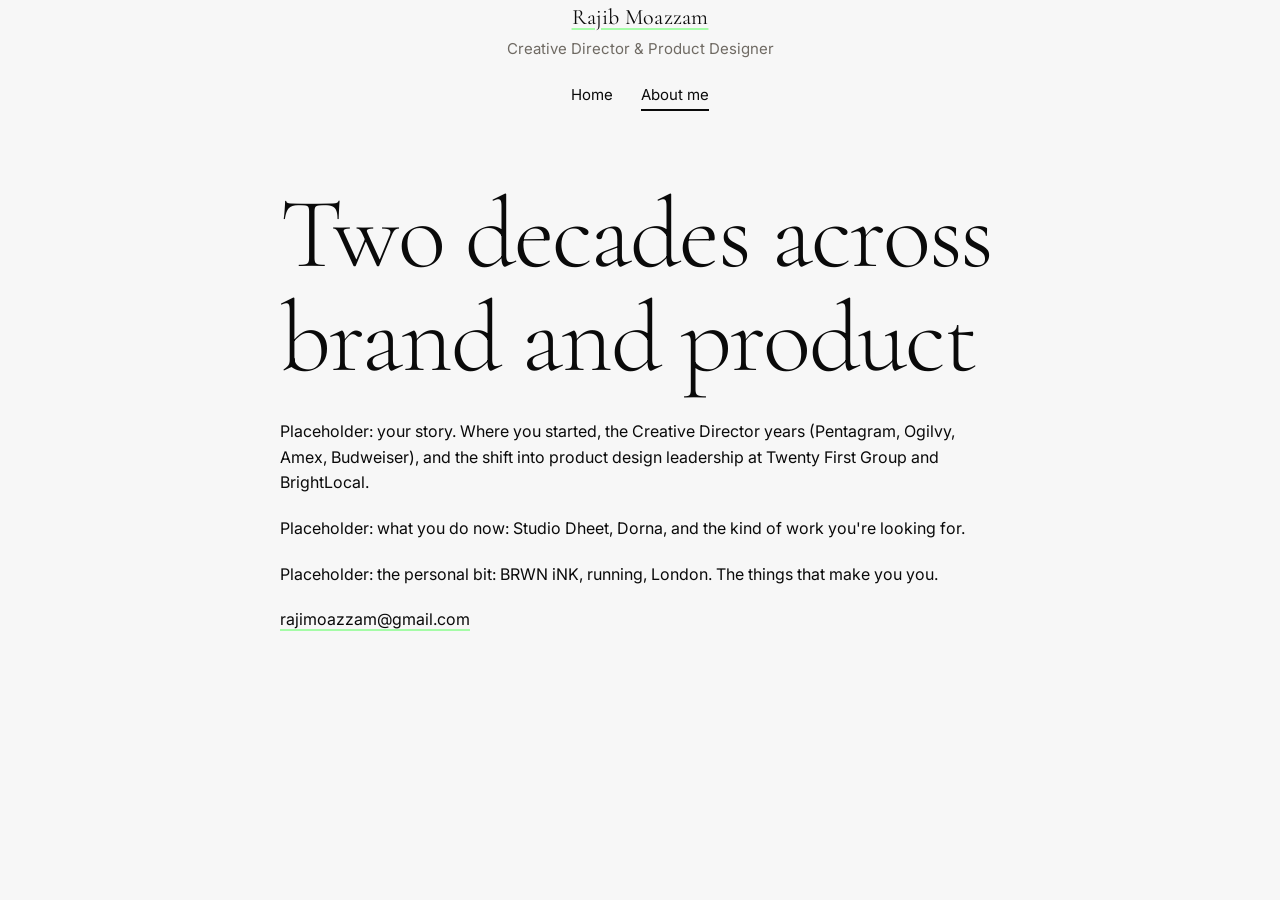
<file: about.html>
<!DOCTYPE html>
<html lang="en">
<head>
  <meta charset="UTF-8">
  <meta name="viewport" content="width=device-width, initial-scale=1.0">
  <title>About | Rajib Moazzam</title>
  <meta name="description" content="About Rajib Moazzam, Creative Director and product designer based in London.">
  <link rel="preconnect" href="https://fonts.googleapis.com">
  <link rel="preconnect" href="https://fonts.gstatic.com" crossorigin>
  <link href="https://fonts.googleapis.com/css2?family=Cormorant+Garamond:ital,wght@0,300;0,400;0,500;1,300;1,400&family=Inter:wght@400;500;600&display=swap" rel="stylesheet">
  <link rel="stylesheet" href="styles.css">
  <link rel="stylesheet" href="home.css">
</head>
<body>

  <header class="wrap">
    <div class="identity">
      <a class="name" href="index.html">Rajib Moazzam</a>
      <span class="role">Creative Director &amp; Product Designer</span>
    </div>
    <nav>
      <a href="index.html">Home</a>
      <a href="about.html" aria-current="page">About me</a>
    </nav>
  </header>

  <main>
    <section class="about wrap">
      <h1>Two decades across <em>brand and product</em></h1>
      <p>Placeholder: your story. Where you started, the Creative Director years (Pentagram, Ogilvy, Amex, Budweiser), and the shift into product design leadership at Twenty First Group and BrightLocal.</p>
      <p>Placeholder: what you do now: Studio Dheet, Dorna, and the kind of work you're looking for.</p>
      <p>Placeholder: the personal bit: BRWN iNK, running, London. The things that make you you.</p>
      <p class="email"><a href="mailto:rajimoazzam@gmail.com">rajimoazzam@gmail.com</a></p>
    </section>
  </main>

  <script>
    var burger = document.getElementById('navBurger');
    var links = document.getElementById('navLinks');
    burger.addEventListener('click', function () {
      var open = links.classList.toggle('open');
      burger.setAttribute('aria-expanded', open);
    });
    links.querySelectorAll('a').forEach(function (a) {
      a.addEventListener('click', function () { links.classList.remove('open'); });
    });
  </script>
</body>
</html>
</file>
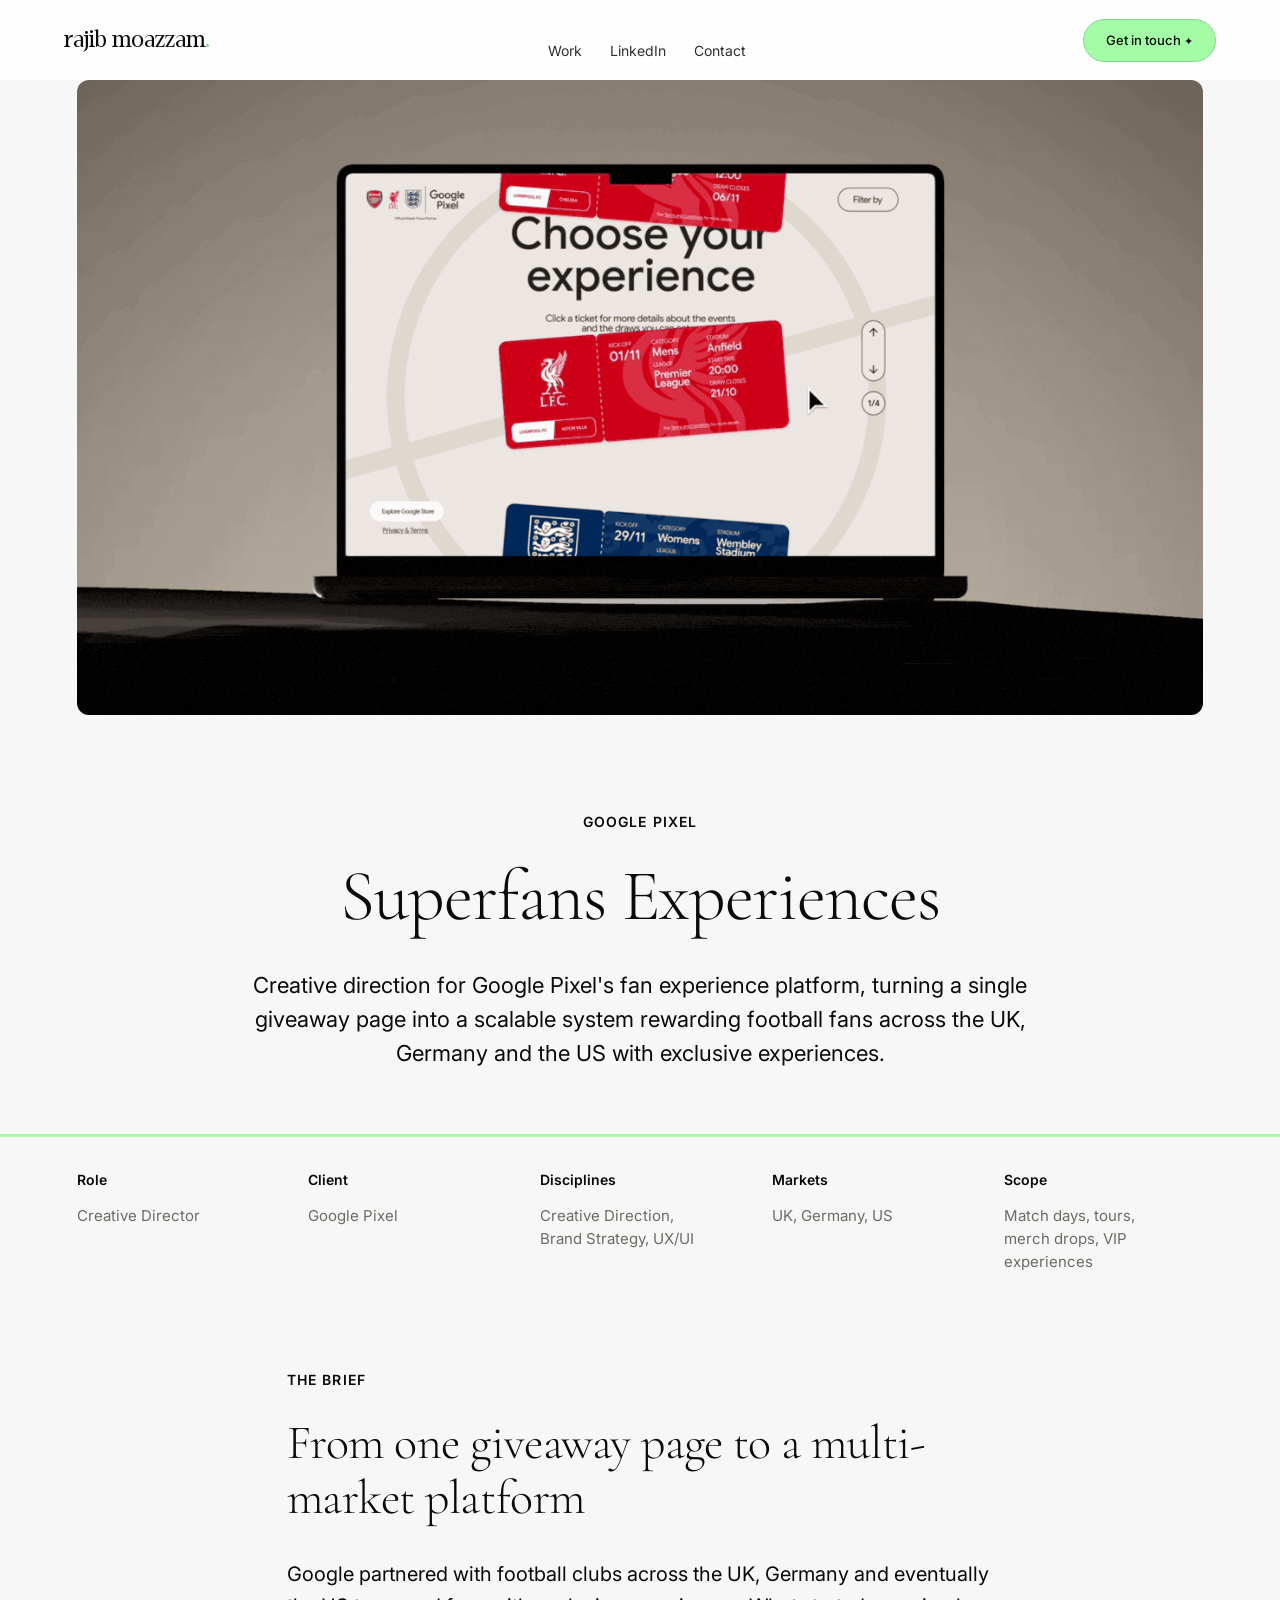
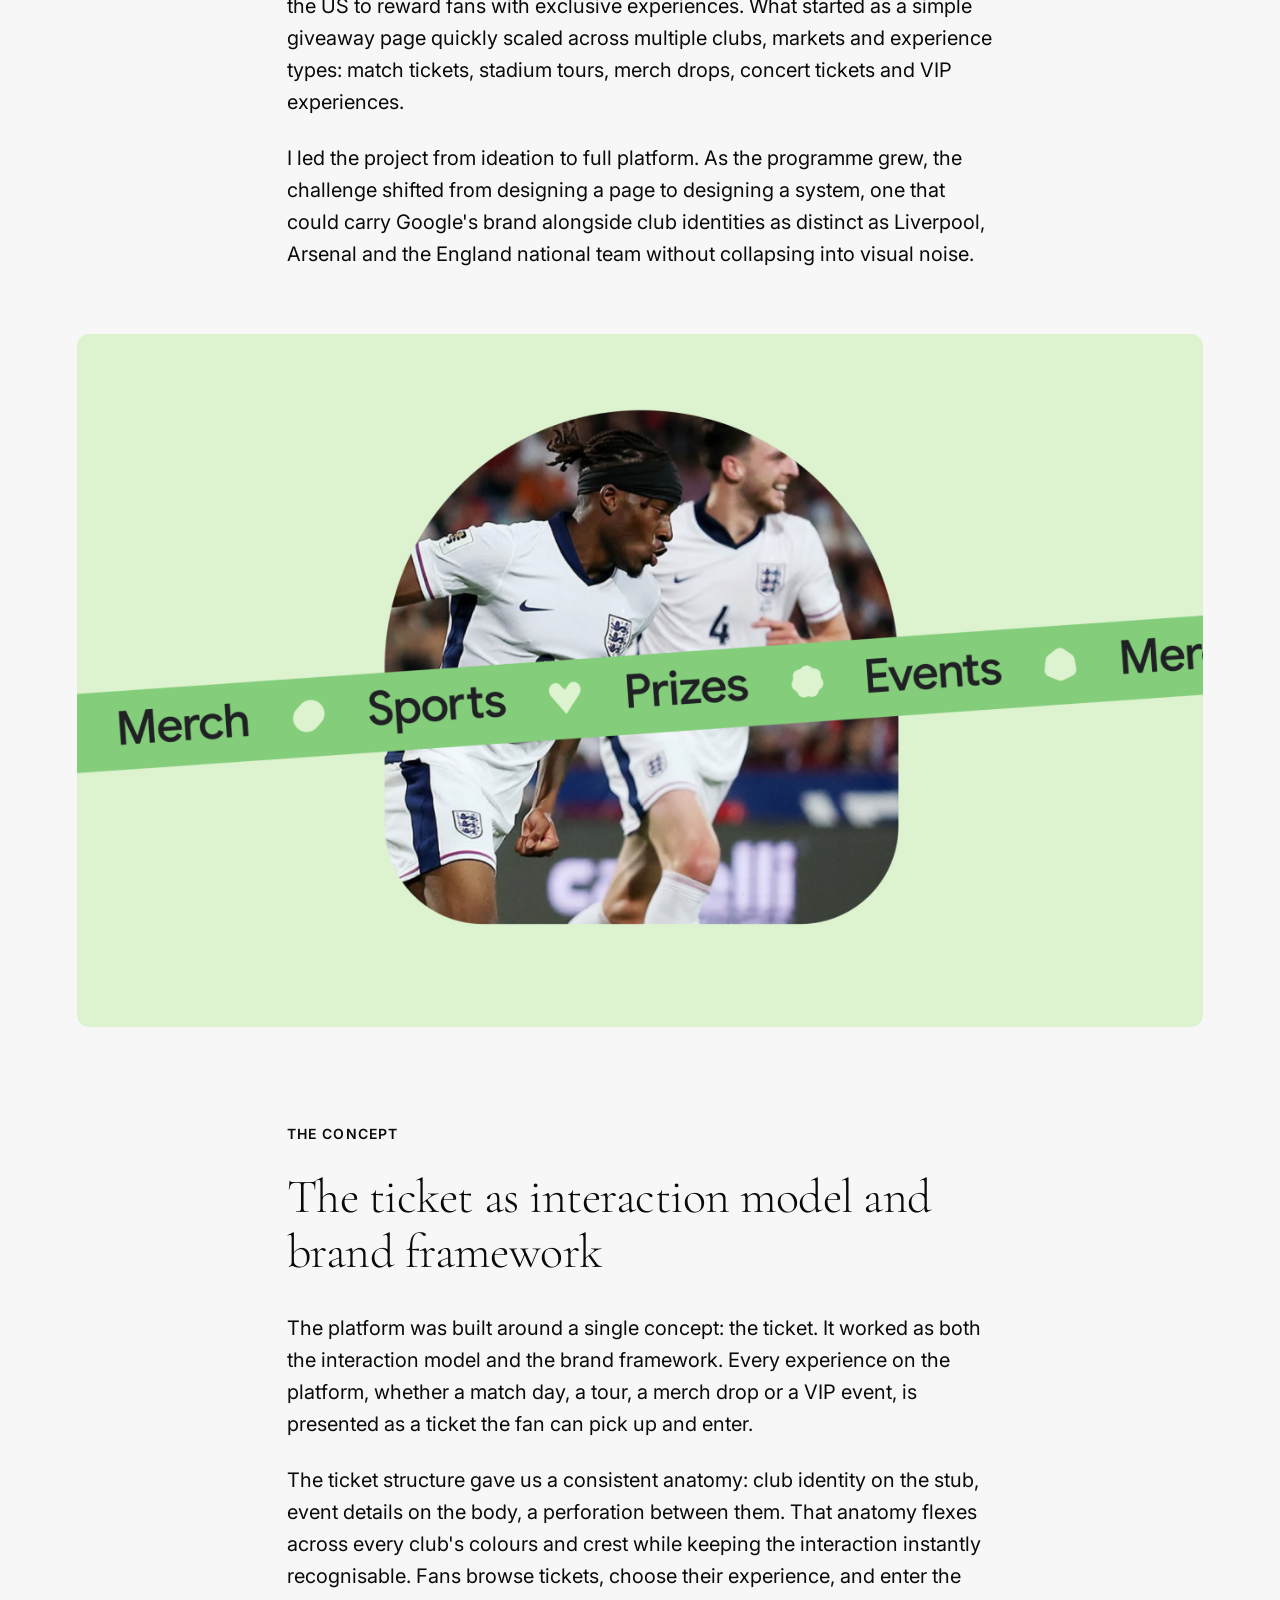
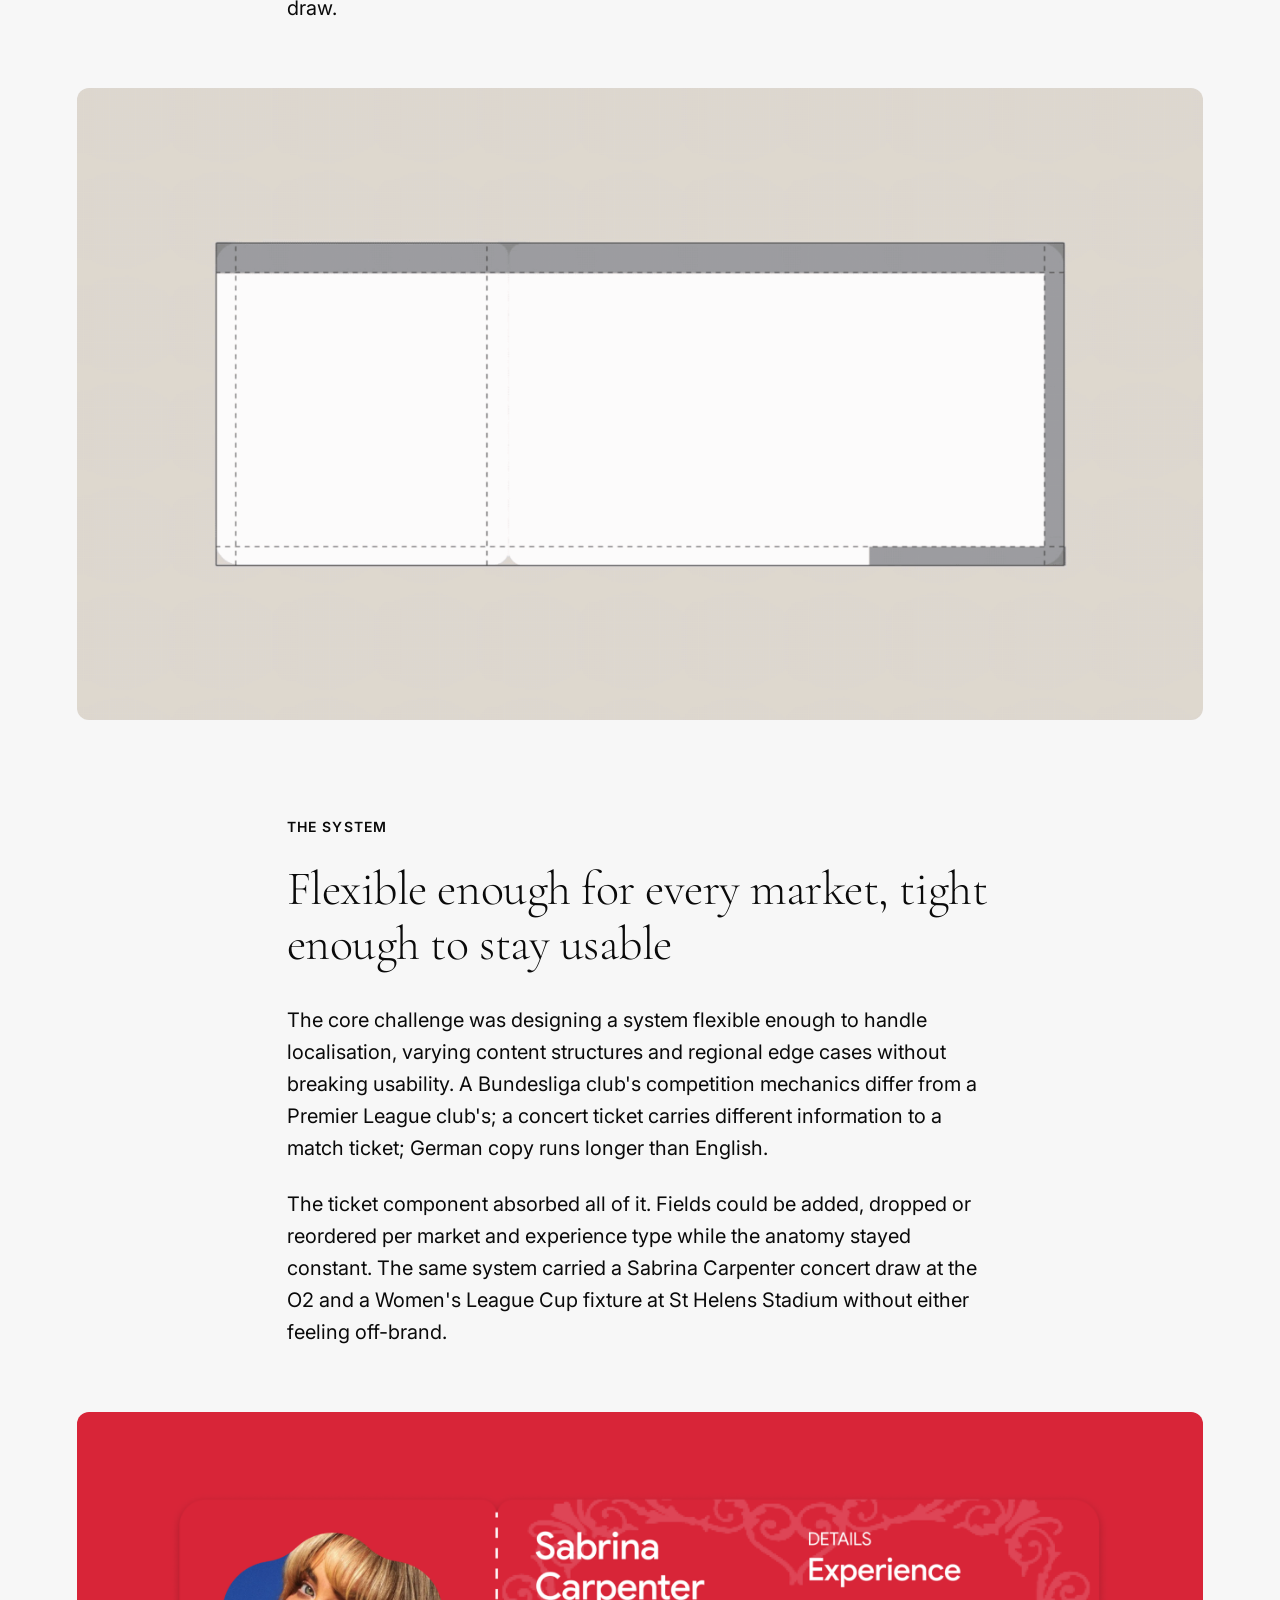
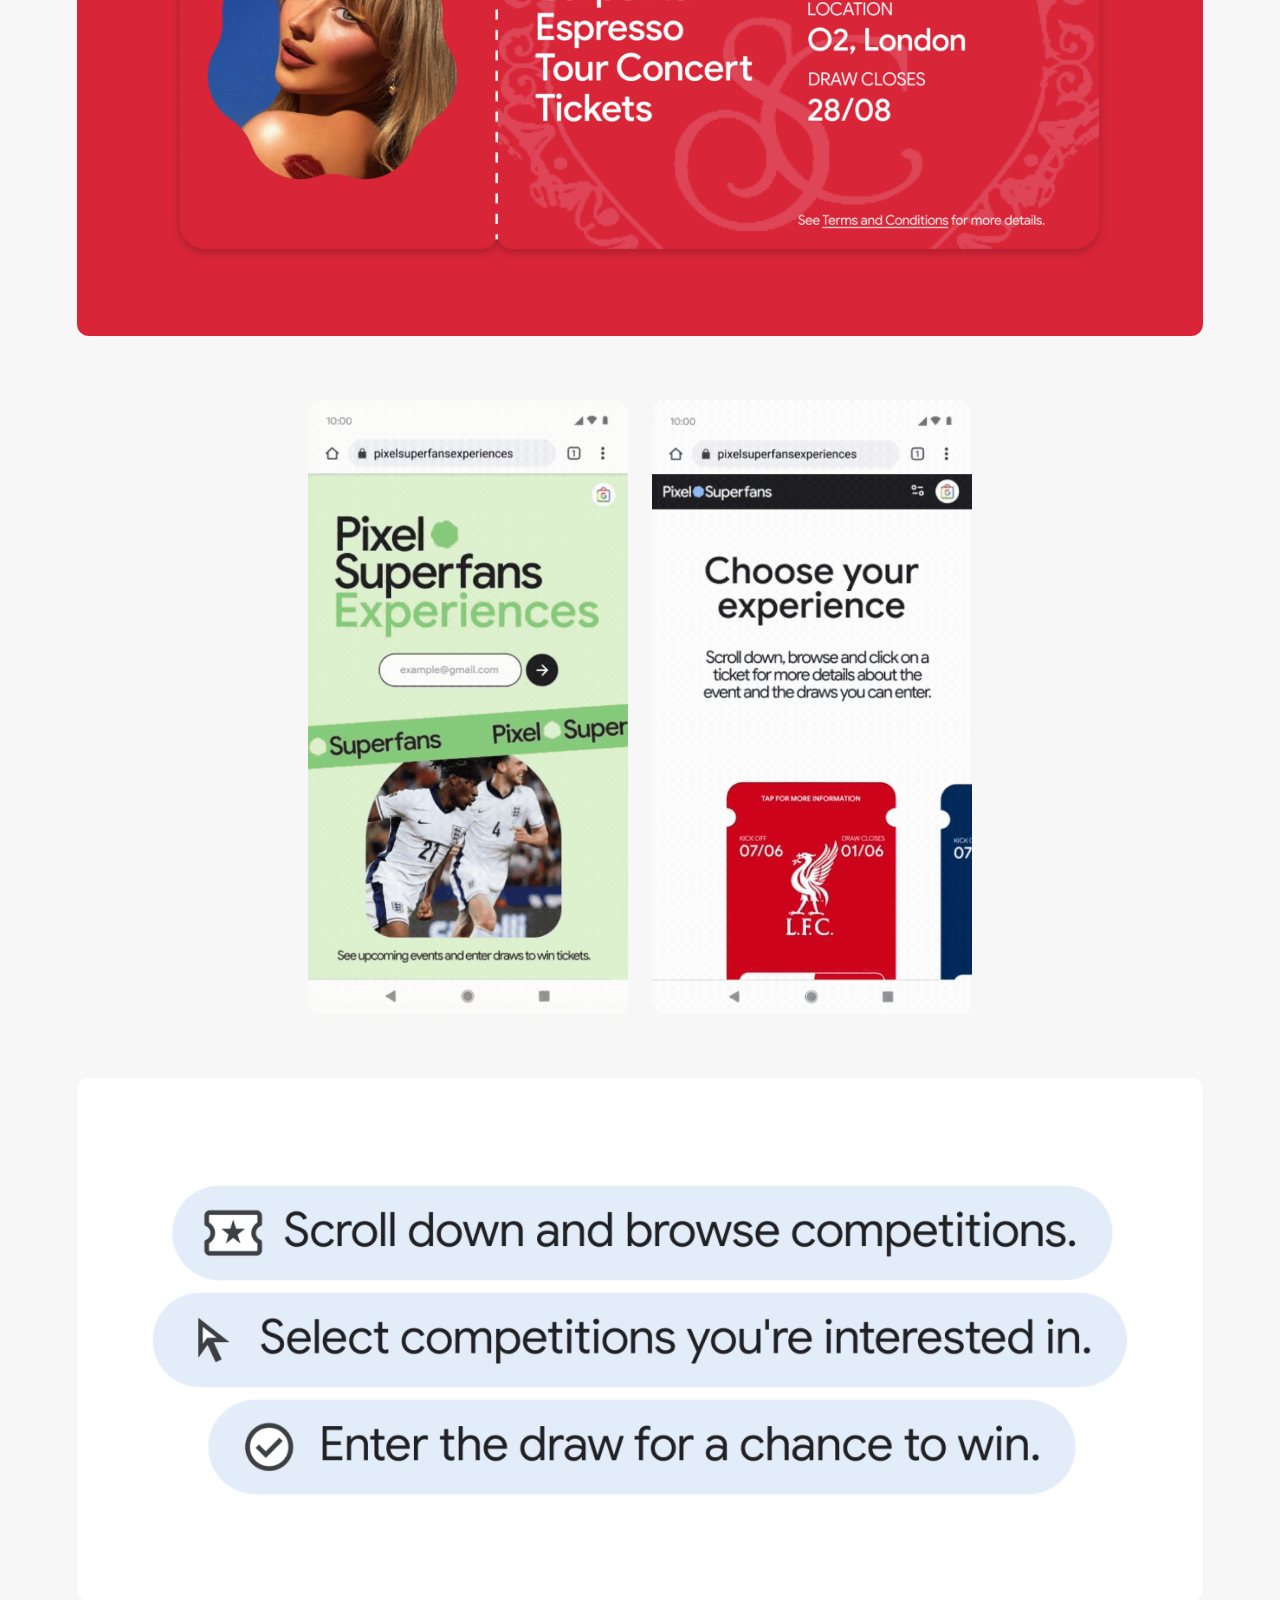
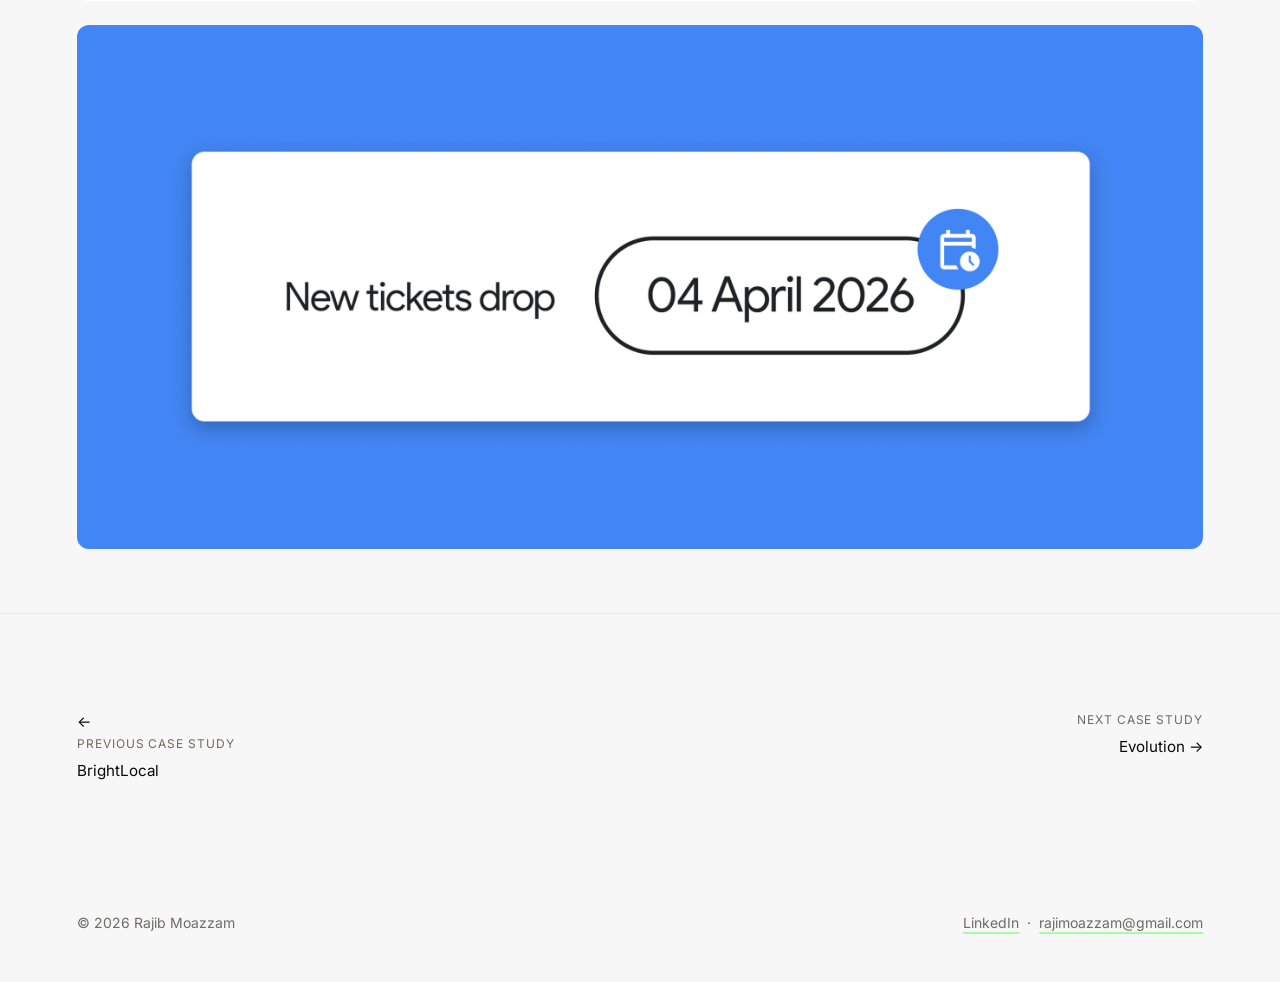
<file: google-pixel.html>
<!DOCTYPE html>
<html lang="en">
<head>
  <meta charset="UTF-8">
  <meta name="viewport" content="width=device-width, initial-scale=1.0">
  <title>Google Pixel Superfans | Rajib Moazzam</title>
  <meta name="description" content="Creative direction for Google Pixel's Superfans Experiences platform. From a single giveaway page to a multi-market fan experience system across the UK, Germany and US.">
  <link rel="preconnect" href="https://fonts.googleapis.com">
  <link rel="preconnect" href="https://fonts.gstatic.com" crossorigin>
  <link href="https://fonts.googleapis.com/css2?family=Cormorant+Garamond:ital,wght@0,300;0,400;0,500;1,300;1,400&family=Inter:wght@400;500;600&display=swap" rel="stylesheet">
  <link rel="stylesheet" href="styles.css">
  <link rel="stylesheet" href="home.css">
</head>
<body>

  <header class="nav">
    <a href="index.html" class="nav-logo">rajib moazzam<span class="dot">.</span></a>
    <nav class="nav-links" id="navLinks">
      <a href="index.html">Work</a>
      <a href="https://www.linkedin.com/in/rajibmoazzam" target="_blank" rel="noopener">LinkedIn</a>
      <a href="mailto:rajimoazzam@gmail.com">Contact</a>
    </nav>
    <div class="nav-right">
      <a href="mailto:rajimoazzam@gmail.com" class="pill">Get in touch <span class="star">&#10022;</span></a>
      <button class="nav-burger" id="navBurger" aria-label="Open menu" aria-expanded="false">
        <span></span><span></span>
      </button>
    </div>
  </header>

  <main>

    <div class="case-hero">
      <img src="images/google-pixel/hero.gif" alt="Google Pixel Superfans Experiences platform">
    </div>

    <section class="case-intro">
      <div class="case-eyebrow">Google Pixel</div>
      <h1>Superfans Experiences</h1>
      <p class="case-lede">Creative direction for Google Pixel's fan experience platform, turning a single giveaway page into a scalable system rewarding football fans across the UK, Germany and the US with exclusive experiences.</p>
    </section>

    <section class="case-meta">
      <div class="case-meta-item">
        <h4>Role</h4>
        <p>Creative Director</p>
      </div>
      <div class="case-meta-item">
        <h4>Client</h4>
        <p>Google Pixel</p>
      </div>
      <div class="case-meta-item">
        <h4>Disciplines</h4>
        <p>Creative Direction,<br>Brand Strategy, UX/UI</p>
      </div>
      <div class="case-meta-item">
        <h4>Markets</h4>
        <p>UK, Germany, US</p>
      </div>
      <div class="case-meta-item">
        <h4>Scope</h4>
        <p>Match days, tours,<br>merch drops, VIP experiences</p>
      </div>
    </section>

    <!-- THE BRIEF -->
    <section class="case-section">
      <div class="case-eyebrow">The brief</div>
      <h2>From one giveaway page to a multi-market platform</h2>
      <p>Google partnered with football clubs across the UK, Germany and eventually the US to reward fans with exclusive experiences. What started as a simple giveaway page quickly scaled across multiple clubs, markets and experience types: match tickets, stadium tours, merch drops, concert tickets and VIP experiences.</p>
      <p>I led the project from ideation to full platform. As the programme grew, the challenge shifted from designing a page to designing a system, one that could carry Google's brand alongside club identities as distinct as Liverpool, Arsenal and the England national team without collapsing into visual noise.</p>
    </section>

    <figure class="case-figure">
      <img src="images/google-pixel/superfans-brand.png" alt="Superfans Experiences brand system">
    </figure>

    <!-- THE CONCEPT -->
    <section class="case-section">
      <div class="case-eyebrow">The concept</div>
      <h2>The ticket as interaction model and brand framework</h2>
      <p>The platform was built around a single concept: the ticket. It worked as both the interaction model and the brand framework. Every experience on the platform, whether a match day, a tour, a merch drop or a VIP event, is presented as a ticket the fan can pick up and enter.</p>
      <p>The ticket structure gave us a consistent anatomy: club identity on the stub, event details on the body, a perforation between them. That anatomy flexes across every club's colours and crest while keeping the interaction instantly recognisable. Fans browse tickets, choose their experience, and enter the draw.</p>
    </section>

    <figure class="case-figure">
      <img src="images/google-pixel/ticket-system.gif" alt="Ticket component system and grid">
    </figure>

    <!-- THE SYSTEM -->
    <section class="case-section">
      <div class="case-eyebrow">The system</div>
      <h2>Flexible enough for every market, tight enough to stay usable</h2>
      <p>The core challenge was designing a system flexible enough to handle localisation, varying content structures and regional edge cases without breaking usability. A Bundesliga club's competition mechanics differ from a Premier League club's; a concert ticket carries different information to a match ticket; German copy runs longer than English.</p>
      <p>The ticket component absorbed all of it. Fields could be added, dropped or reordered per market and experience type while the anatomy stayed constant. The same system carried a Sabrina Carpenter concert draw at the O2 and a Women's League Cup fixture at St Helens Stadium without either feeling off-brand.</p>
    </section>

    <figure class="case-figure">
      <img src="images/google-pixel/ticket-designs.png" alt="Ticket designs across experience types and devices">
    </figure>

    <div class="case-phones">
      <img src="images/google-pixel/mobile-signup.gif" alt="Mobile sign-up screen for Pixel Superfans Experiences">
      <img src="images/google-pixel/mobile-confirm.gif" alt="Mobile confirmation screen after entering the draw">
    </div>

    <div class="case-gallery">
      <img src="images/google-pixel/visual-design-steps.png" alt="Three-step flow: browse competitions, select an experience, enter the draw">
      <img src="images/google-pixel/ticket-drop-card.png" alt="New tickets drop notification card">
    </div>

    <nav class="case-nav">
      <a class="prev" href="brightlocal.html">
        <span class="prev-label">Previous case study</span>
        BrightLocal
      </a>
      <a class="next" href="evolution.html">
        <span class="next-label">Next case study</span>
        Evolution
      </a>
    </nav>

  </main>

  <footer style="padding: 32px clamp(24px, 6vw, 120px) 48px; display: flex; justify-content: space-between; flex-wrap: wrap; gap: 16px; font-family: Inter, sans-serif; font-size: 0.875rem; color: #6f6a63;">
    <p style="margin:0;">&copy; 2026 Rajib Moazzam</p>
    <p style="margin:0;"><a href="https://www.linkedin.com/in/rajibmoazzam" target="_blank" rel="noopener" style="color:inherit;">LinkedIn</a> &nbsp;&middot;&nbsp; <a href="mailto:rajimoazzam@gmail.com" style="color:inherit;">rajimoazzam@gmail.com</a></p>
  </footer>

  <script>
    var burger = document.getElementById('navBurger');
    var links = document.getElementById('navLinks');
    burger.addEventListener('click', function () {
      var open = links.classList.toggle('open');
      burger.setAttribute('aria-expanded', open);
    });
    links.querySelectorAll('a').forEach(function (a) {
      a.addEventListener('click', function () { links.classList.remove('open'); });
    });
  </script>
</body>
</html>
</file>
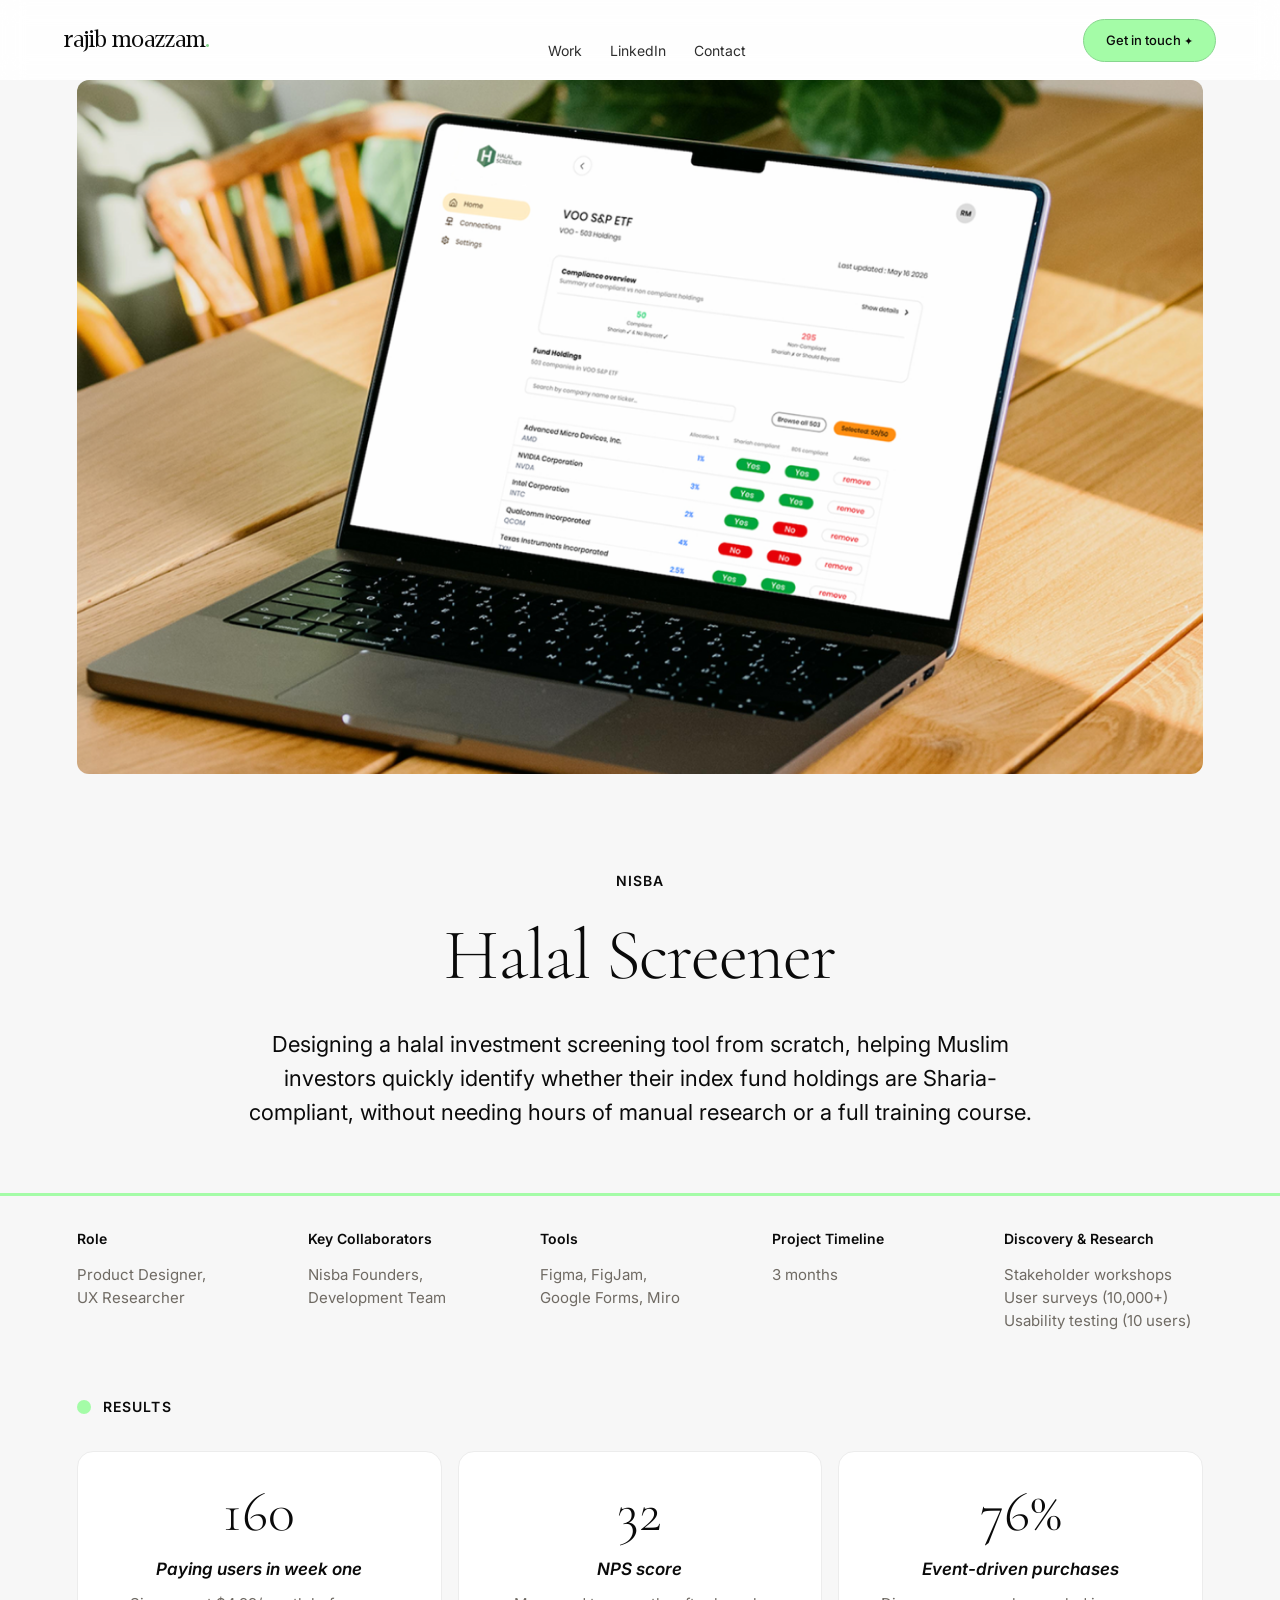
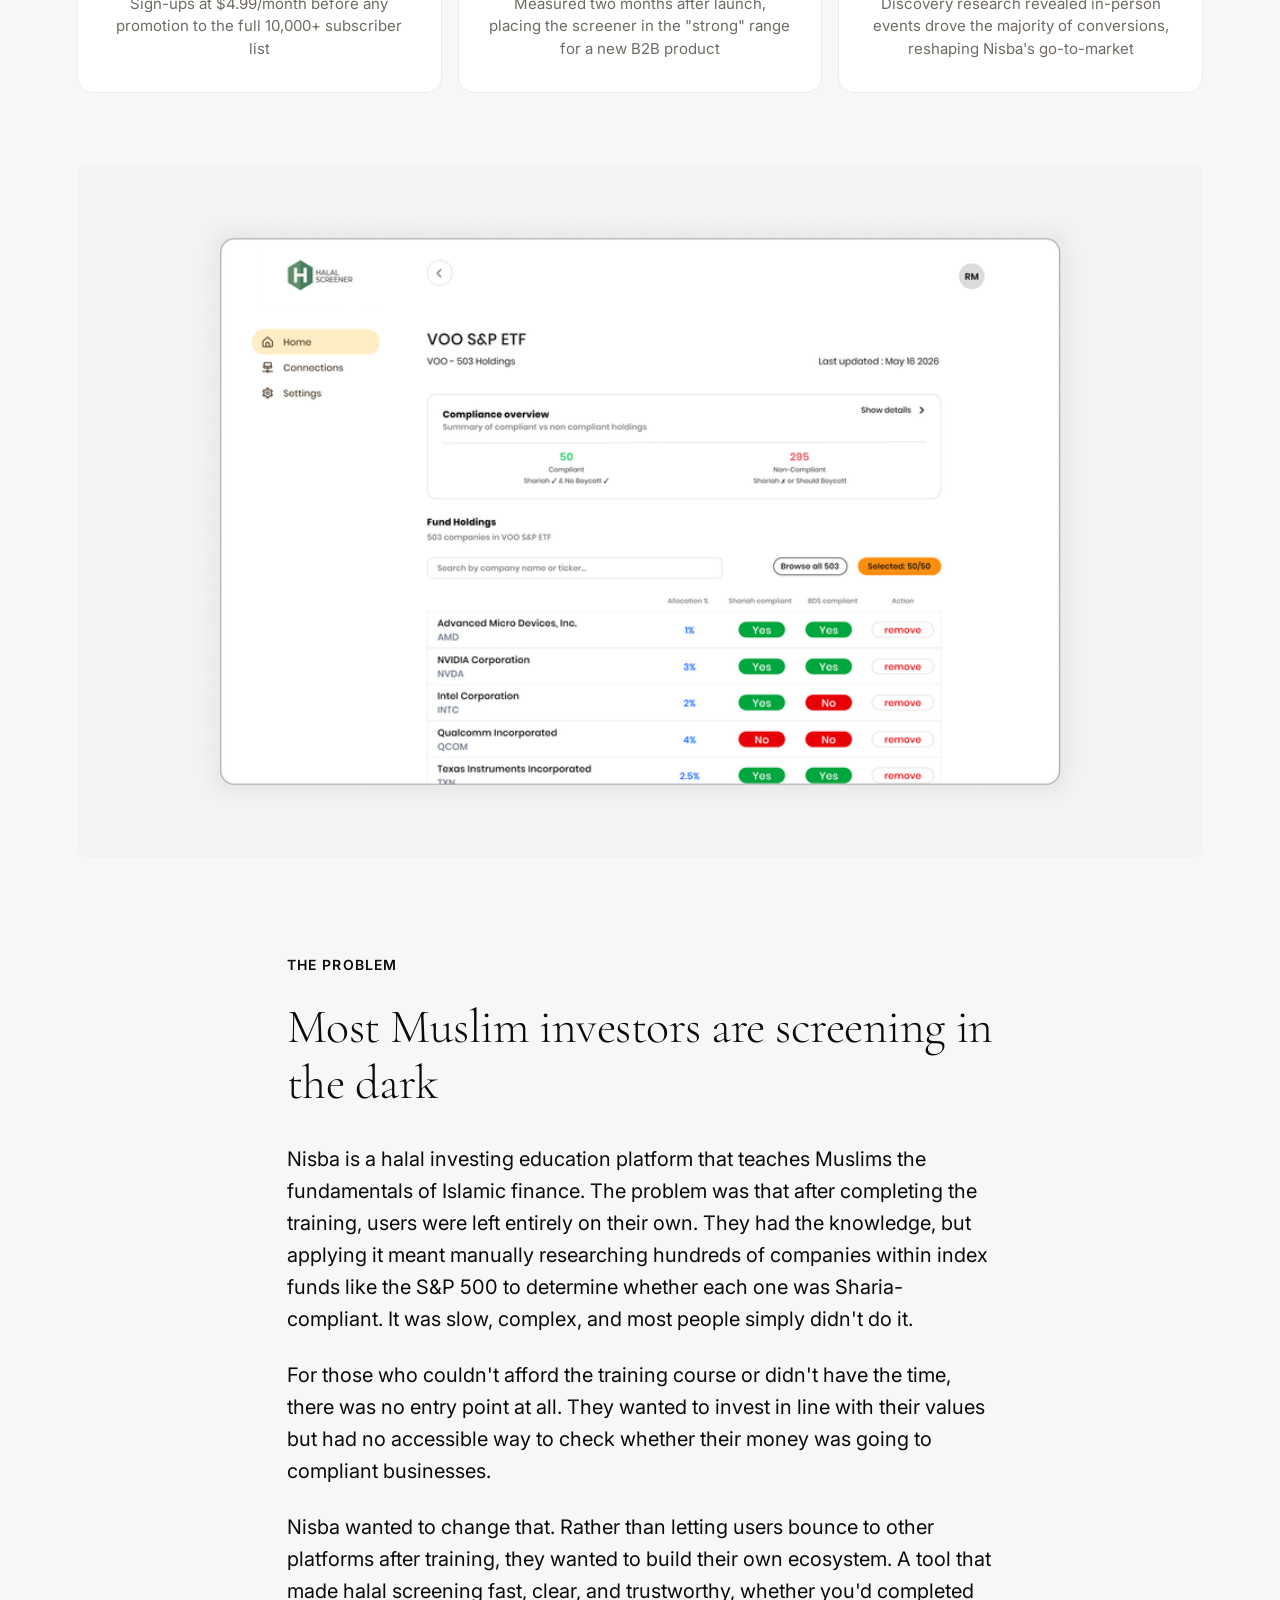
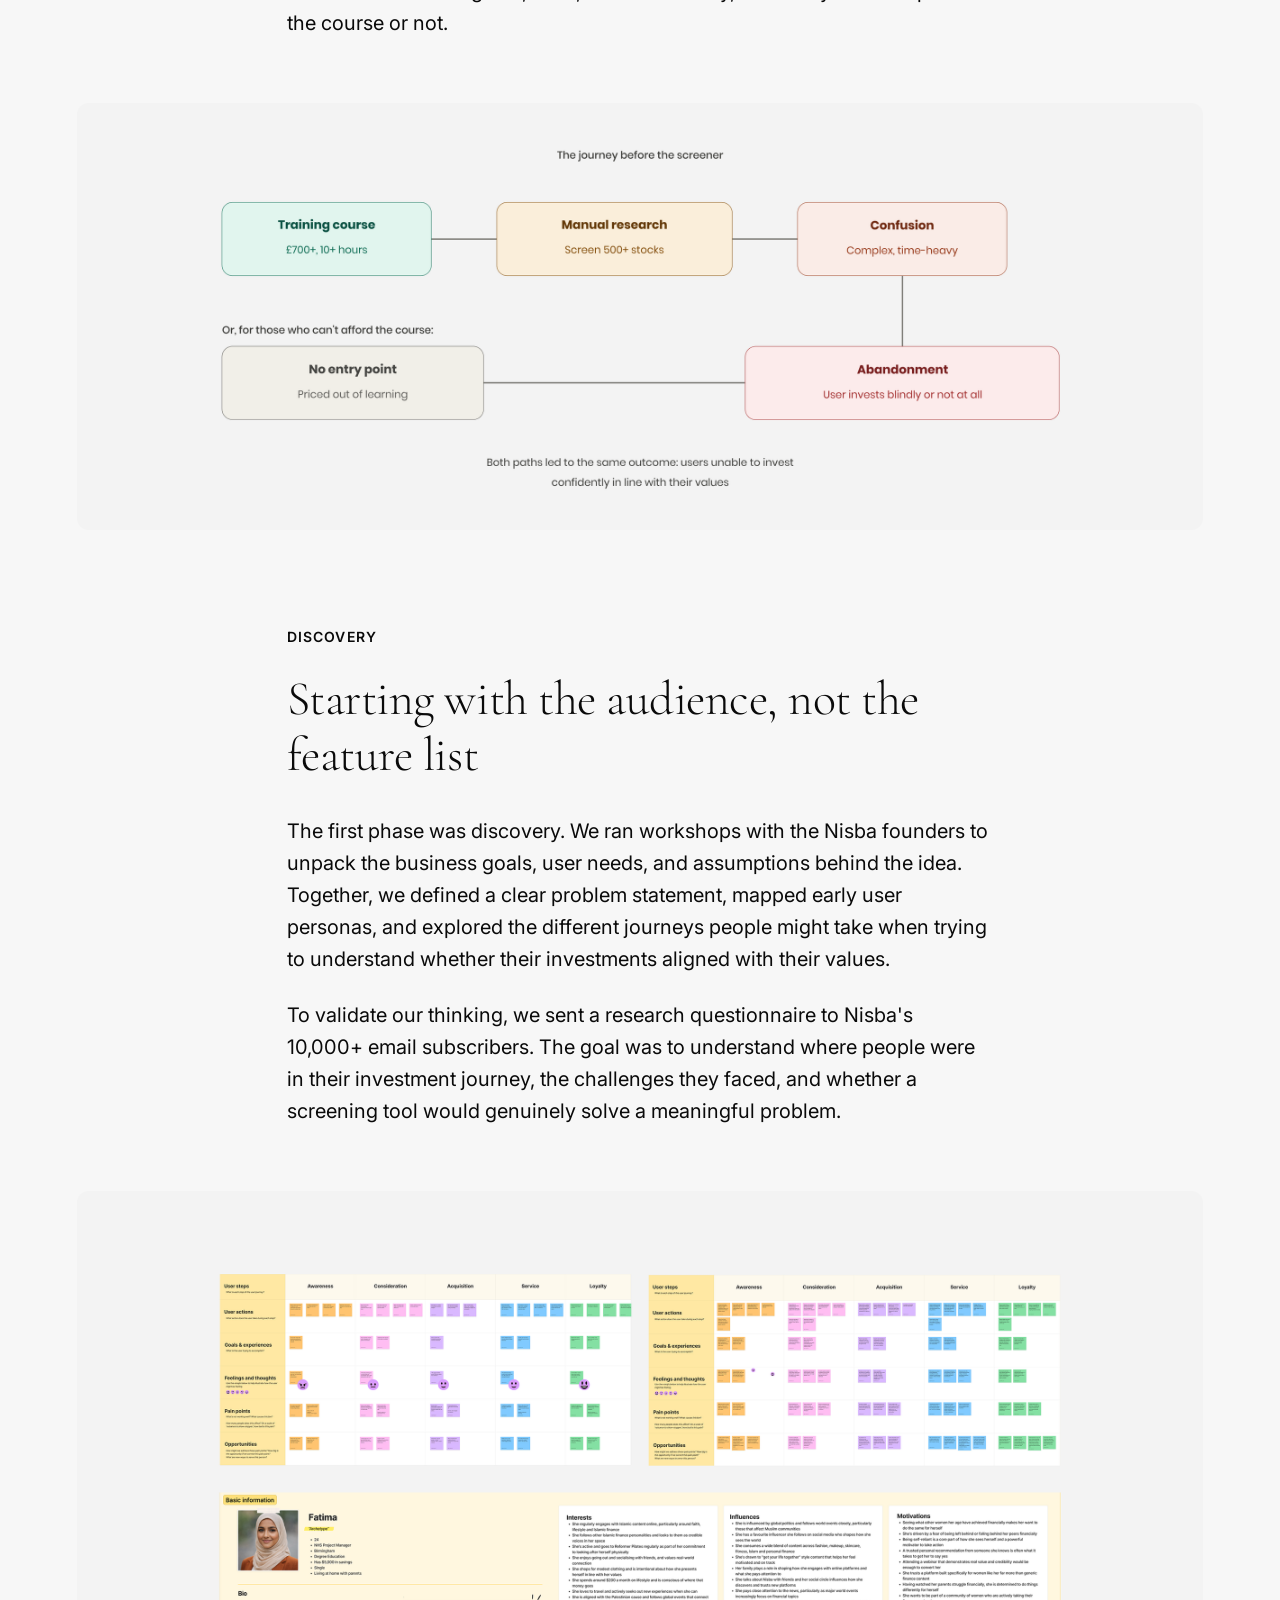
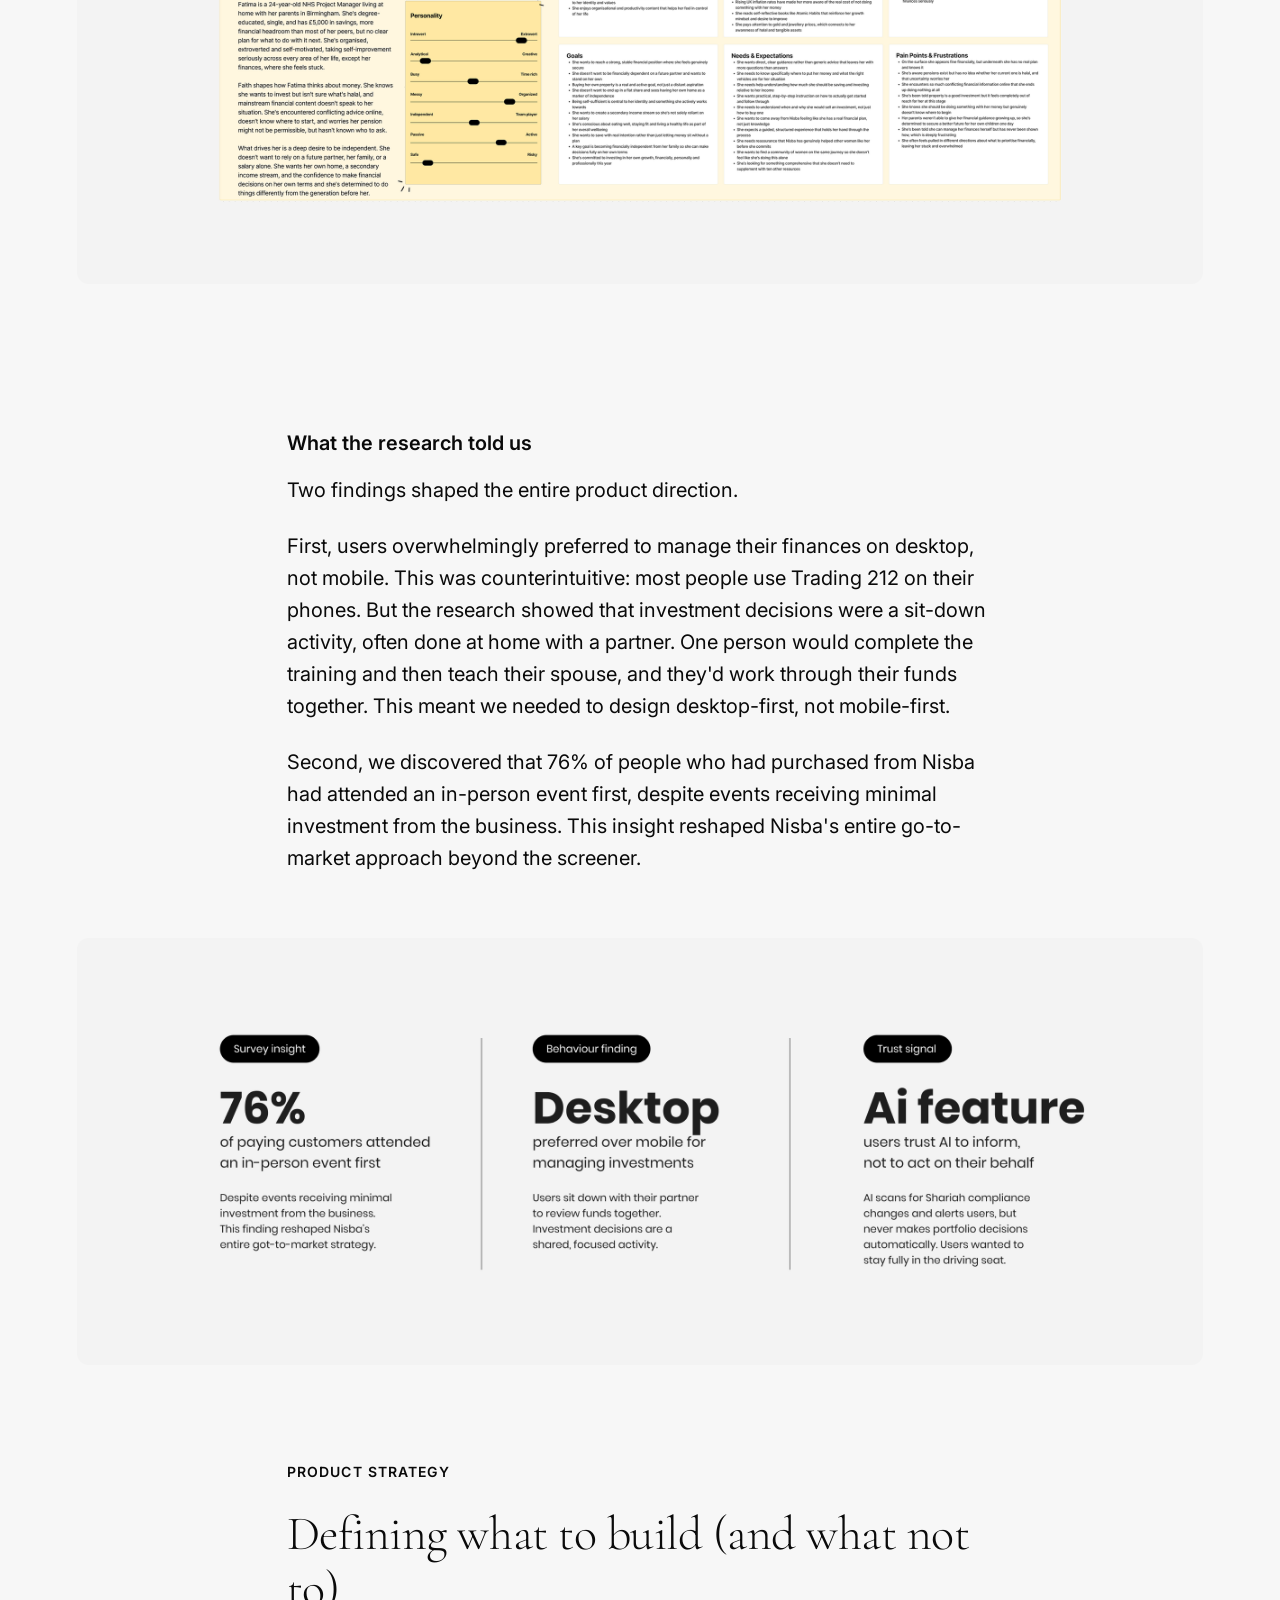
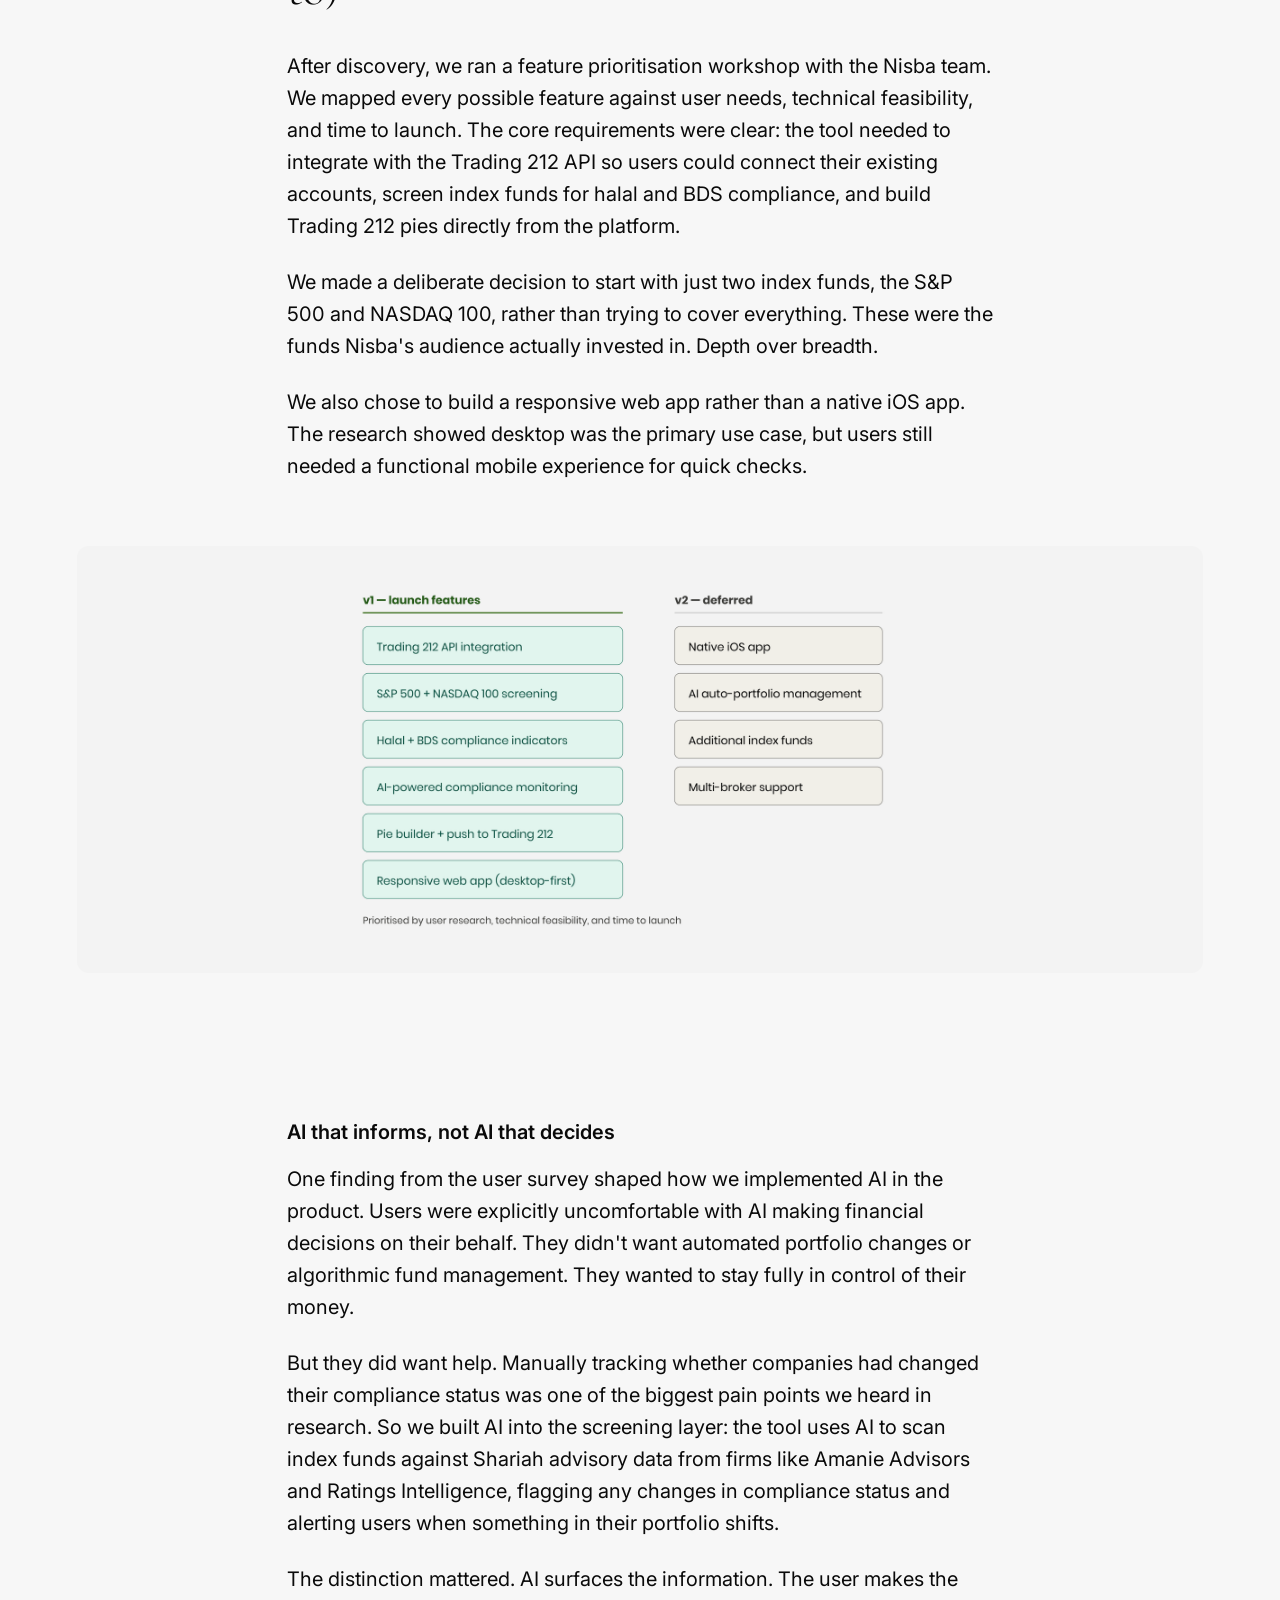
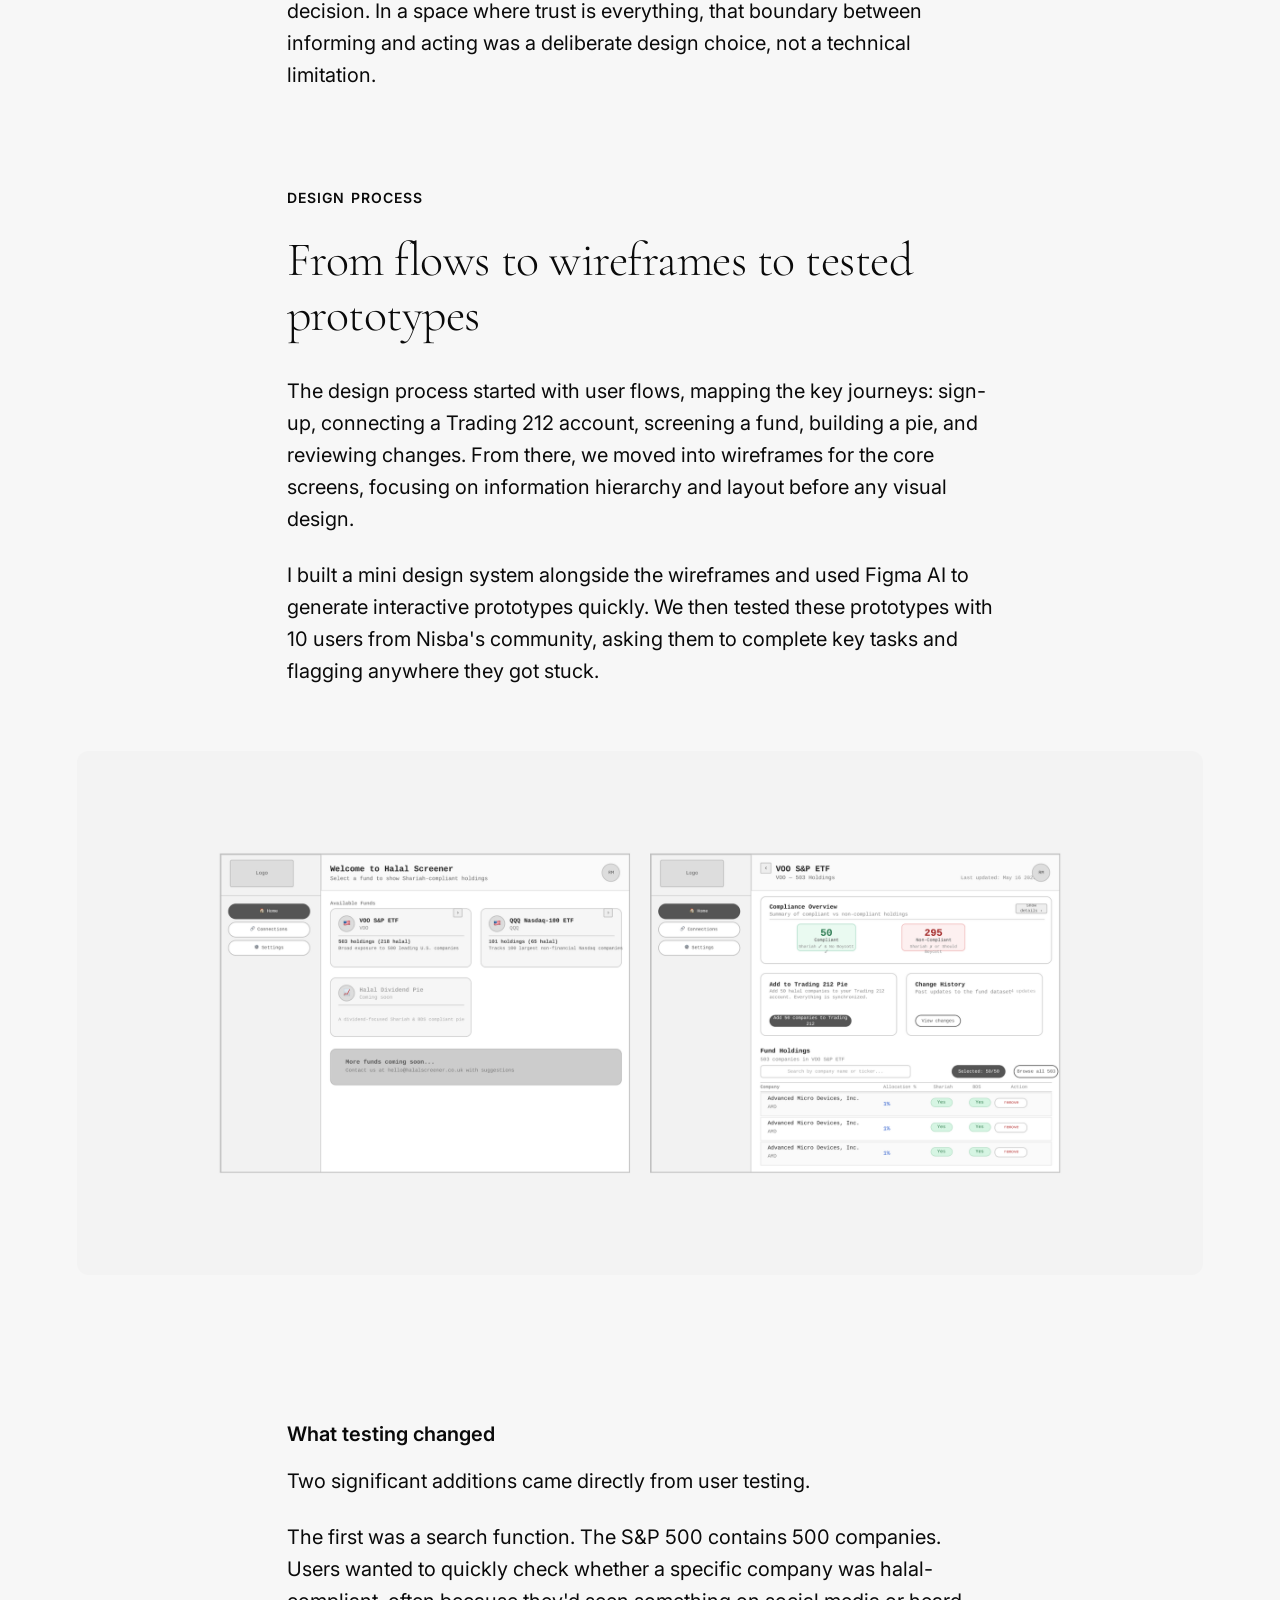
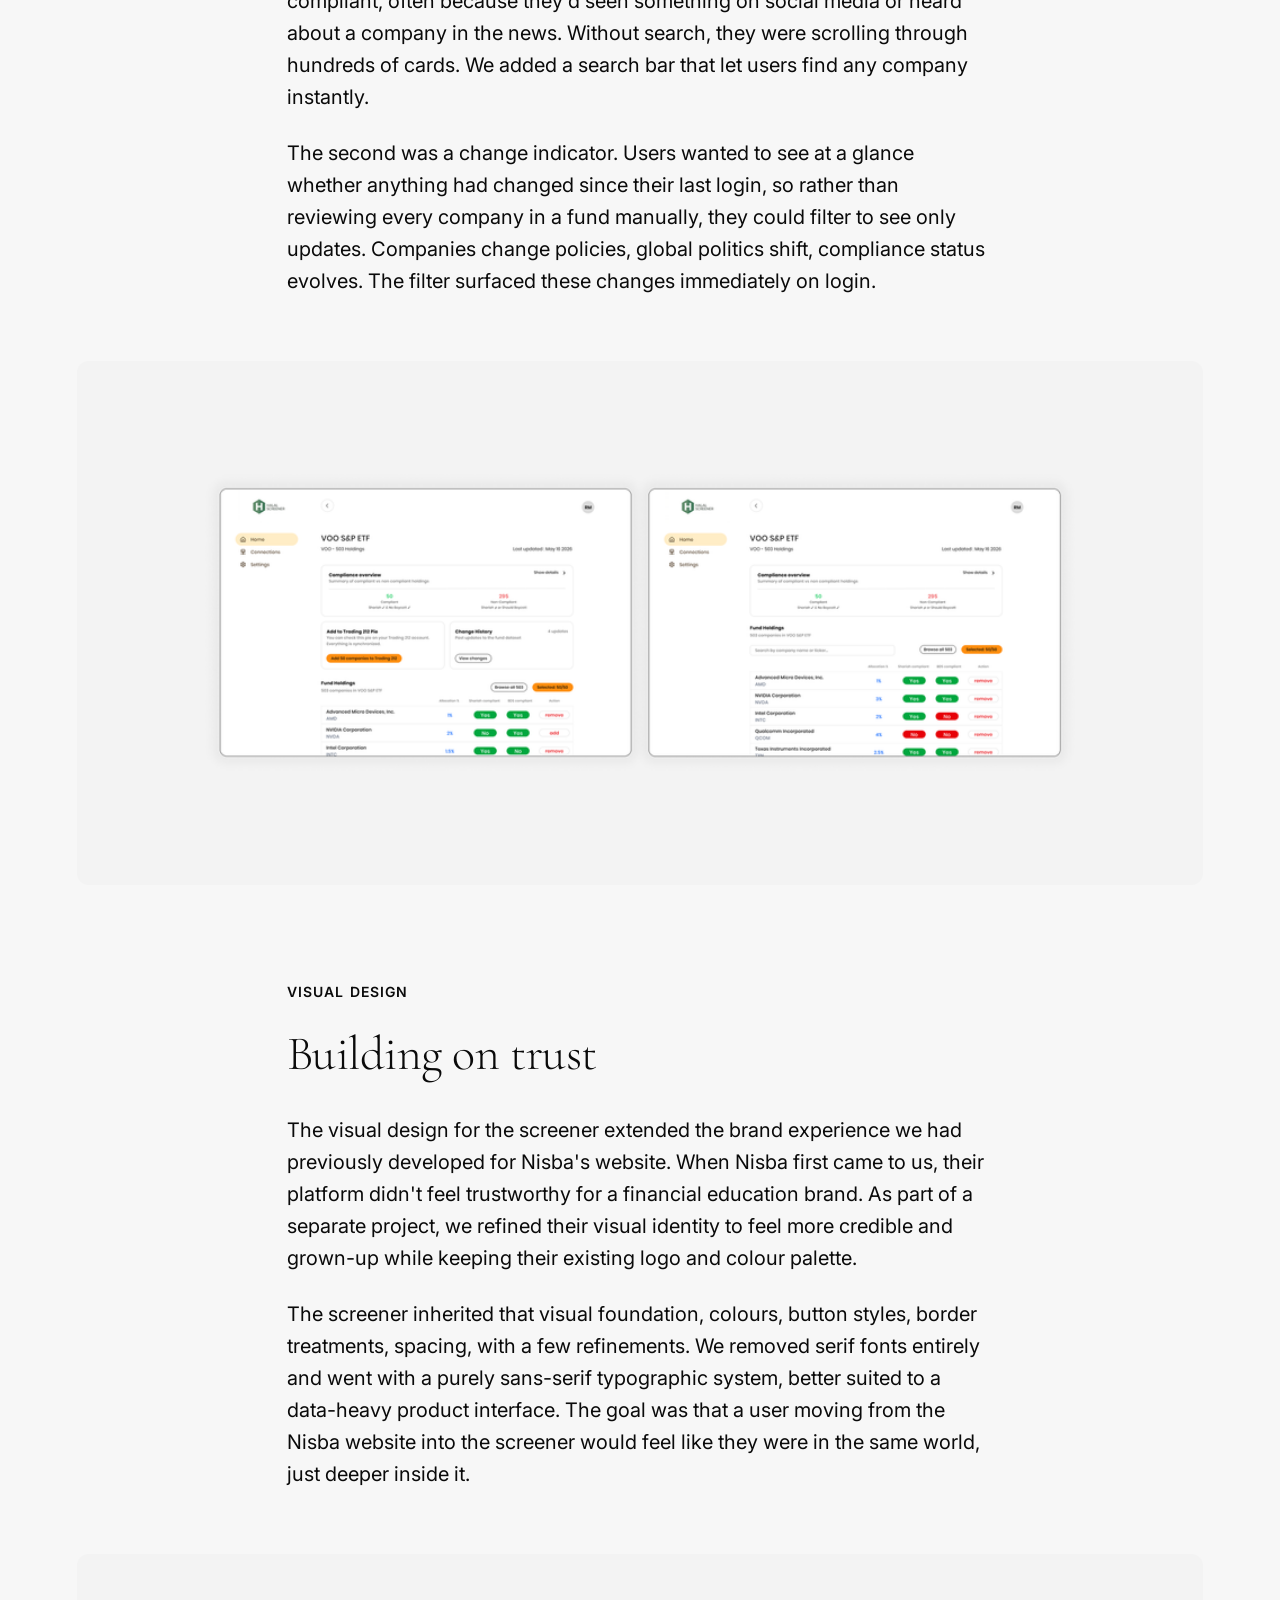
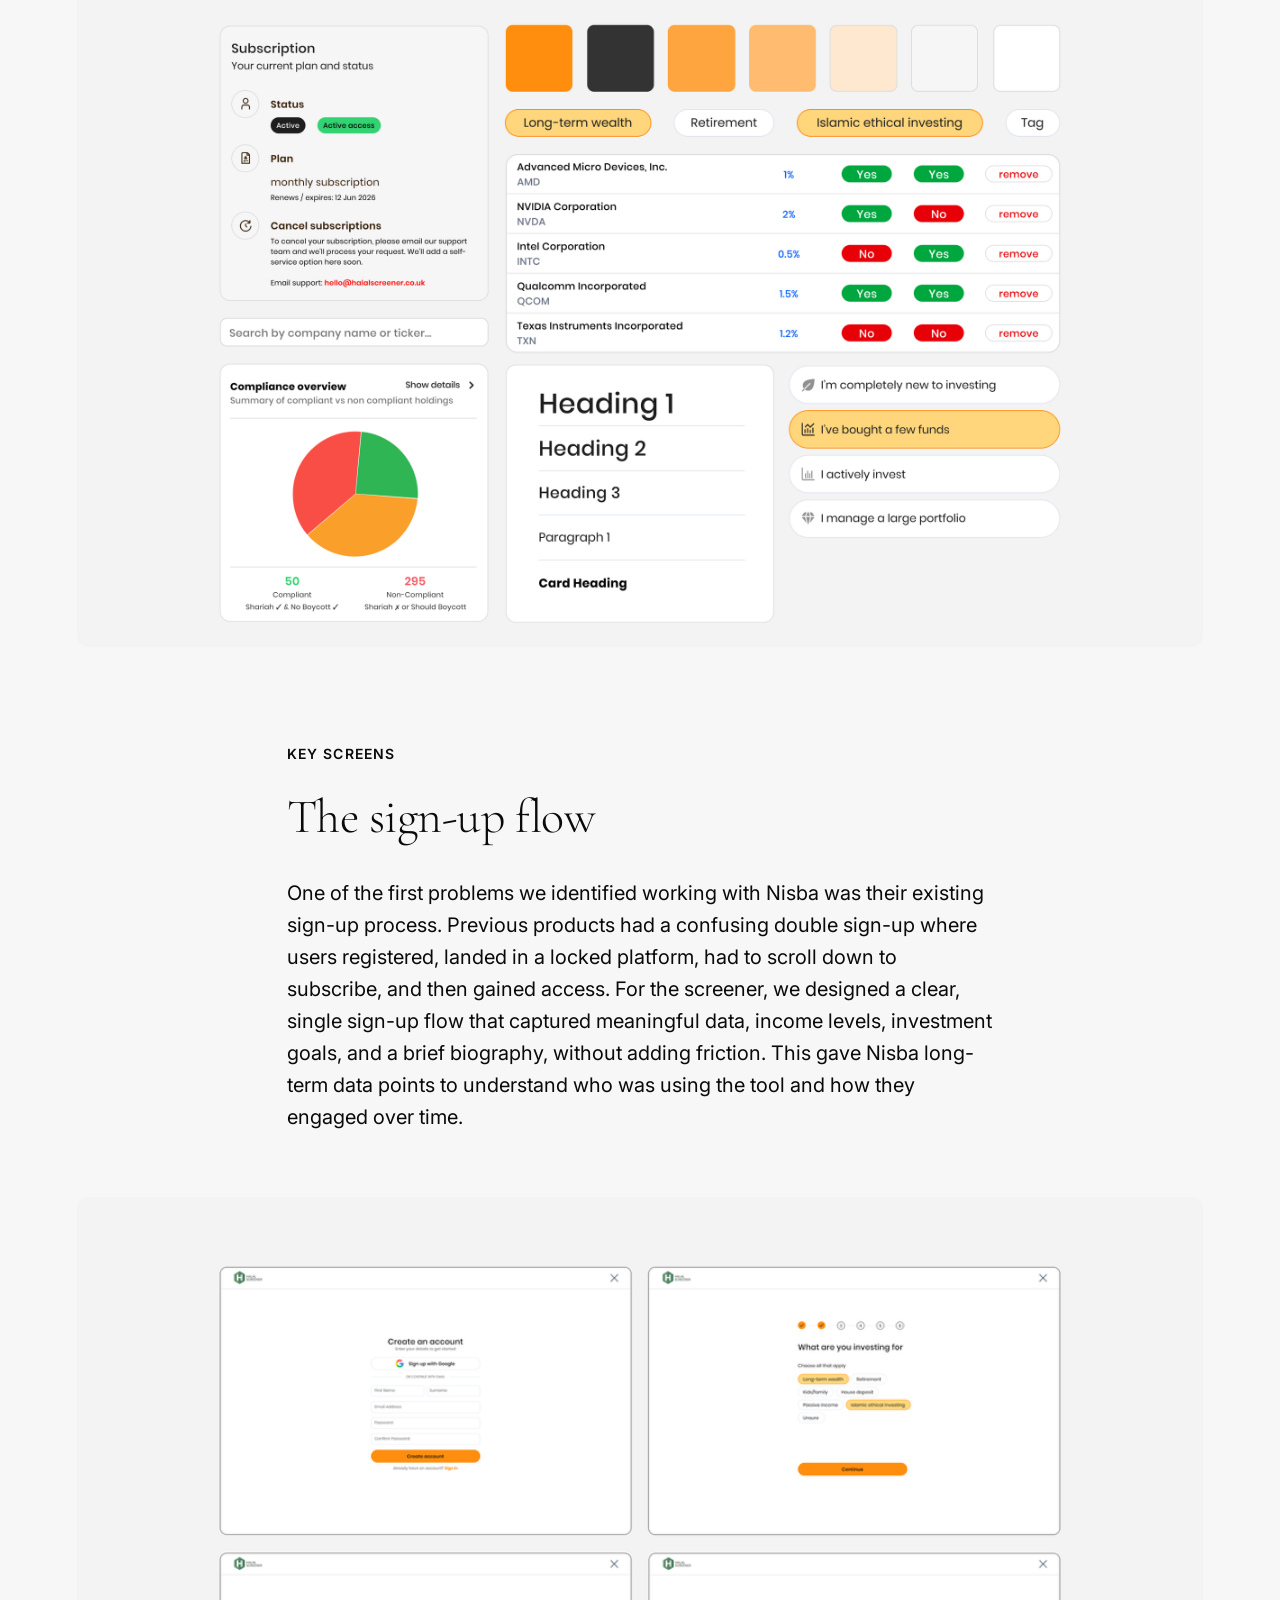
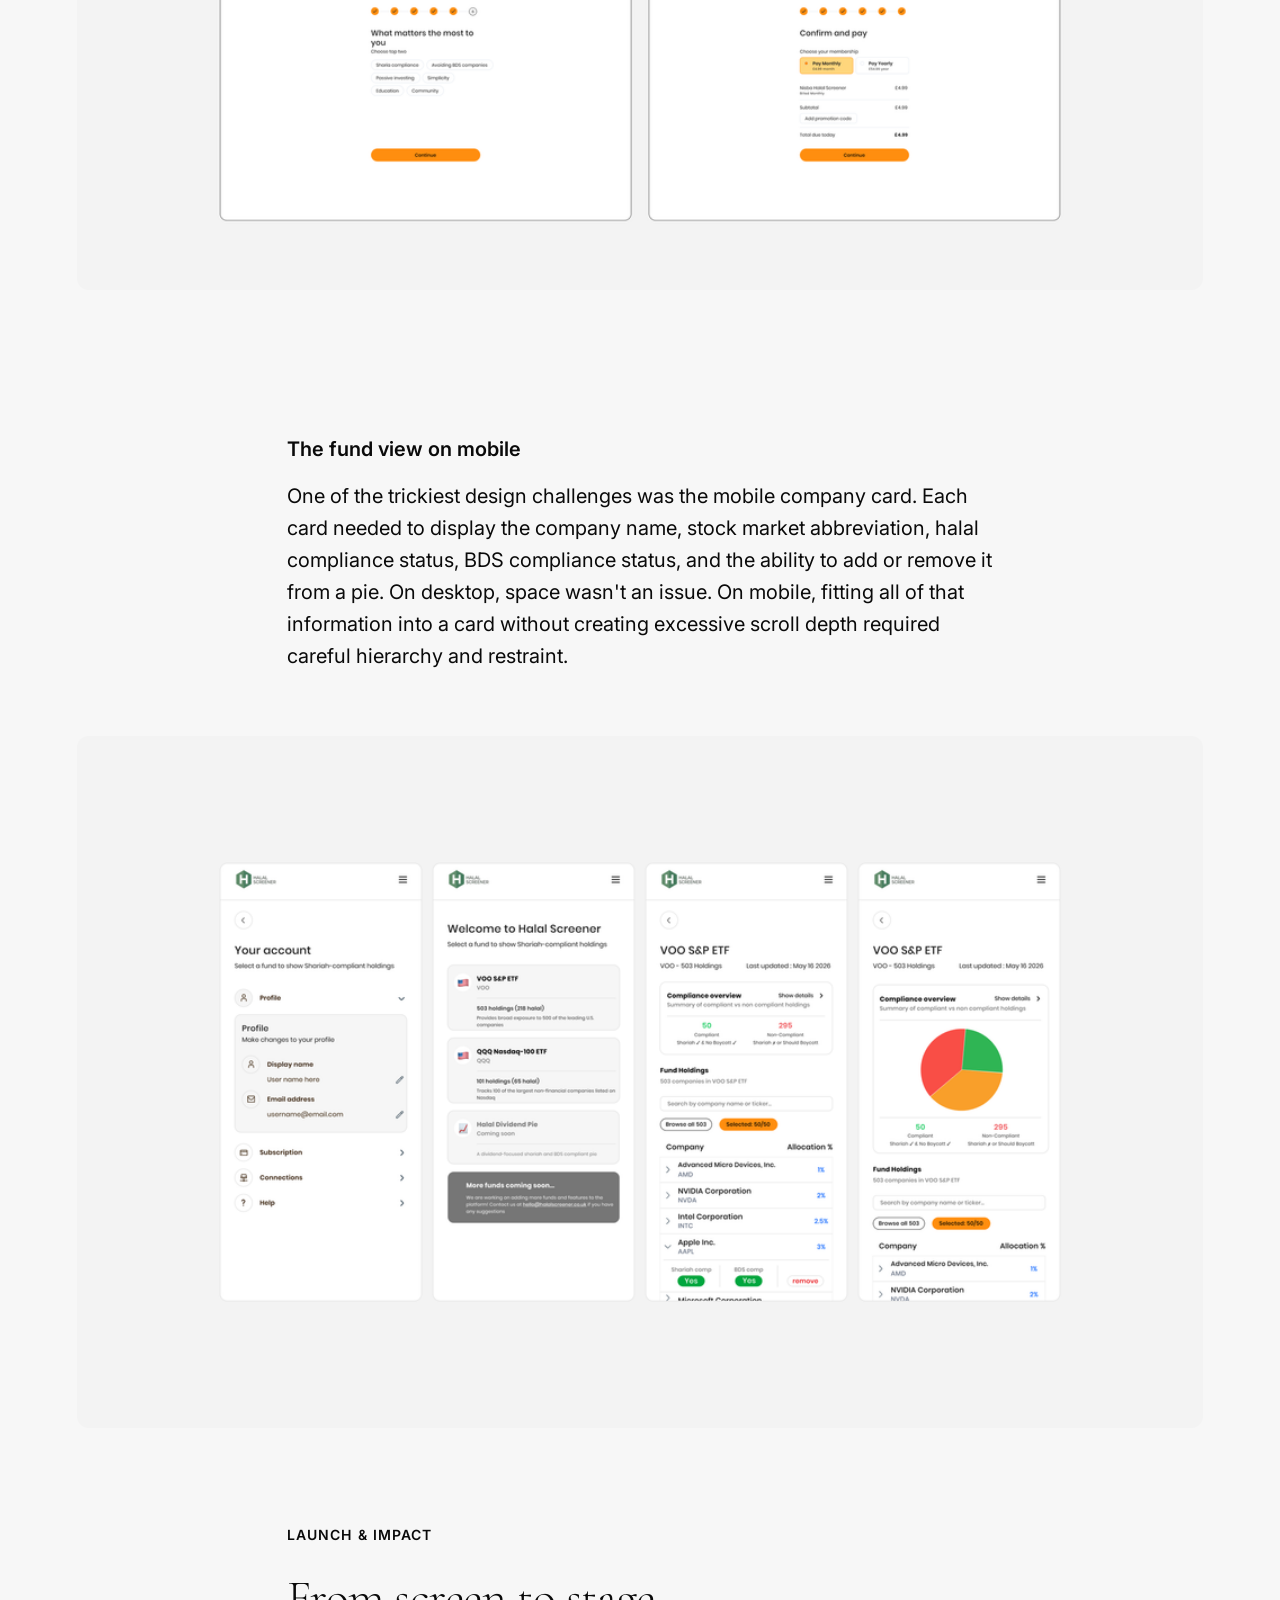
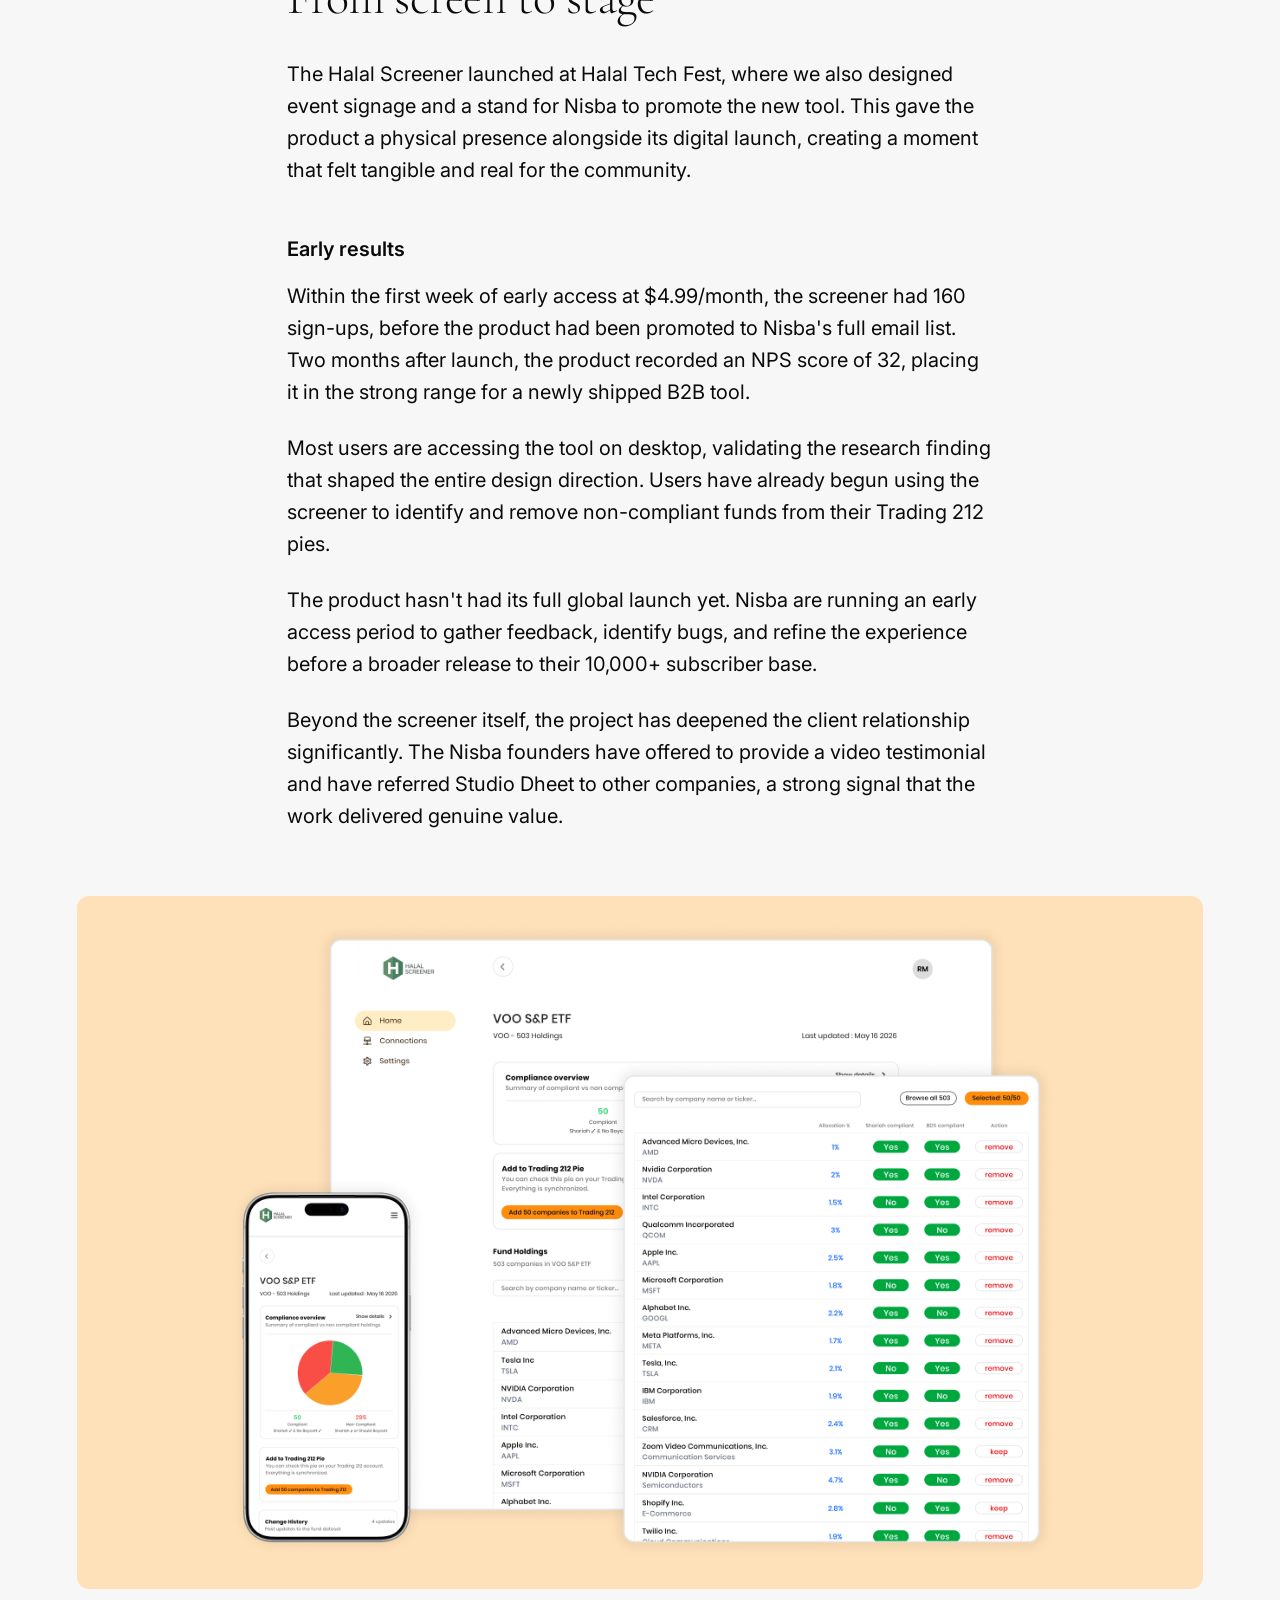
<file: halal-screener.html>
<!DOCTYPE html>
<html lang="en">
<head>
  <meta charset="UTF-8">
  <meta name="viewport" content="width=device-width, initial-scale=1.0">
  <title>Halal Screener | Rajib Moazzam</title>
  <meta name="description" content="A 0-to-1 product design case study for Nisba's halal investment screening tool. From discovery workshops with 10,000+ subscribers through to shipped product.">
  <link rel="preconnect" href="https://fonts.googleapis.com">
  <link rel="preconnect" href="https://fonts.gstatic.com" crossorigin>
  <link href="https://fonts.googleapis.com/css2?family=Cormorant+Garamond:ital,wght@0,300;0,400;0,500;1,300;1,400&family=Inter:wght@400;500;600&display=swap" rel="stylesheet">
  <link rel="stylesheet" href="styles.css">
  <link rel="stylesheet" href="home.css">
</head>
<body>

  <header class="nav">
    <a href="index.html" class="nav-logo">rajib moazzam<span class="dot">.</span></a>
    <nav class="nav-links" id="navLinks">
      <a href="index.html">Work</a>
      <a href="https://www.linkedin.com/in/rajibmoazzam" target="_blank" rel="noopener">LinkedIn</a>
      <a href="mailto:rajimoazzam@gmail.com">Contact</a>
    </nav>
    <div class="nav-right">
      <a href="mailto:rajimoazzam@gmail.com" class="pill">Get in touch <span class="star">&#10022;</span></a>
      <button class="nav-burger" id="navBurger" aria-label="Open menu" aria-expanded="false">
        <span></span><span></span>
      </button>
    </div>
  </header>

  <main>

    <!-- Full-bleed hero image -->
    <div class="case-hero">
      <img src="images/halal-screener/Cover.png" alt="Nisba Halal Screener cover">
    </div>

    <!-- Title block -->
    <section class="case-intro">
      <div class="case-eyebrow">Nisba</div>
      <h1>Halal Screener</h1>
      <p class="case-lede">Designing a halal investment screening tool from scratch, helping Muslim investors quickly identify whether their index fund holdings are Sharia-compliant, without needing hours of manual research or a full training course.</p>
    </section>

    <!-- Project metadata strip -->
    <section class="case-meta">
      <div class="case-meta-item">
        <h4>Role</h4>
        <p>Product Designer,<br>UX Researcher</p>
      </div>
      <div class="case-meta-item">
        <h4>Key Collaborators</h4>
        <p>Nisba Founders,<br>Development Team</p>
      </div>
      <div class="case-meta-item">
        <h4>Tools</h4>
        <p>Figma, FigJam,<br>Google Forms, Miro</p>
      </div>
      <div class="case-meta-item">
        <h4>Project Timeline</h4>
        <p>3 months</p>
      </div>
      <div class="case-meta-item">
        <h4>Discovery &amp; Research</h4>
        <p>Stakeholder workshops<br>User surveys (10,000+)<br>Usability testing (10 users)</p>
      </div>
    </section>

    <!-- Results -->
    <section class="case-results">
      <div class="case-eyebrow"><span class="results-dot"></span> Results</div>
      <div class="results-grid">
        <div class="result-card">
          <div class="result-metric">160</div>
          <h4>Paying users in week one</h4>
          <p>Sign-ups at $4.99/month before any promotion to the full 10,000+ subscriber list</p>
        </div>
        <div class="result-card">
          <div class="result-metric">32</div>
          <h4>NPS score</h4>
          <p>Measured two months after launch, placing the screener in the "strong" range for a new B2B product</p>
        </div>
        <div class="result-card">
          <div class="result-metric">76%</div>
          <h4>Event-driven purchases</h4>
          <p>Discovery research revealed in-person events drove the majority of conversions, reshaping Nisba's go-to-market</p>
        </div>
      </div>
    </section>

    <figure class="case-figure">
      <img src="images/Tool-Dashboard.png" alt="Halal Screener tool dashboard">
    </figure>

    <!-- THE PROBLEM -->
    <section class="case-section">
      <div class="case-eyebrow">The problem</div>
      <h2>Most Muslim investors are screening in the dark</h2>
      <p>Nisba is a halal investing education platform that teaches Muslims the fundamentals of Islamic finance. The problem was that after completing the training, users were left entirely on their own. They had the knowledge, but applying it meant manually researching hundreds of companies within index funds like the S&amp;P 500 to determine whether each one was Sharia-compliant. It was slow, complex, and most people simply didn't do it.</p>
      <p>For those who couldn't afford the training course or didn't have the time, there was no entry point at all. They wanted to invest in line with their values but had no accessible way to check whether their money was going to compliant businesses.</p>
      <p>Nisba wanted to change that. Rather than letting users bounce to other platforms after training, they wanted to build their own ecosystem. A tool that made halal screening fast, clear, and trustworthy, whether you'd completed the course or not.</p>
    </section>

    <figure class="case-figure">
      <img src="images/Flow-chart.png" alt="User flow chart">
    </figure>

    <!-- DISCOVERY -->
    <section class="case-section">
      <div class="case-eyebrow">Discovery</div>
      <h2>Starting with the audience, not the feature list</h2>
      <p>The first phase was discovery. We ran workshops with the Nisba founders to unpack the business goals, user needs, and assumptions behind the idea. Together, we defined a clear problem statement, mapped early user personas, and explored the different journeys people might take when trying to understand whether their investments aligned with their values.</p>
      <p>To validate our thinking, we sent a research questionnaire to Nisba's 10,000+ email subscribers. The goal was to understand where people were in their investment journey, the challenges they faced, and whether a screening tool would genuinely solve a meaningful problem.</p>
    </section>

    <figure class="case-figure">
      <img src="images/Workshop.png" alt="Discovery workshop">
    </figure>

    <section class="case-section">
      <h3>What the research told us</h3>
      <p>Two findings shaped the entire product direction.</p>
      <p>First, users overwhelmingly preferred to manage their finances on desktop, not mobile. This was counterintuitive: most people use Trading 212 on their phones. But the research showed that investment decisions were a sit-down activity, often done at home with a partner. One person would complete the training and then teach their spouse, and they'd work through their funds together. This meant we needed to design desktop-first, not mobile-first.</p>
      <p>Second, we discovered that 76% of people who had purchased from Nisba had attended an in-person event first, despite events receiving minimal investment from the business. This insight reshaped Nisba's entire go-to-market approach beyond the screener.</p>
    </section>

    <figure class="case-figure">
      <img src="images/Stats.png" alt="Research statistics">
    </figure>

    <!-- PRODUCT STRATEGY -->
    <section class="case-section">
      <div class="case-eyebrow">Product strategy</div>
      <h2>Defining what to build (and what not to)</h2>
      <p>After discovery, we ran a feature prioritisation workshop with the Nisba team. We mapped every possible feature against user needs, technical feasibility, and time to launch. The core requirements were clear: the tool needed to integrate with the Trading 212 API so users could connect their existing accounts, screen index funds for halal and BDS compliance, and build Trading 212 pies directly from the platform.</p>
      <p>We made a deliberate decision to start with just two index funds, the S&amp;P 500 and NASDAQ 100, rather than trying to cover everything. These were the funds Nisba's audience actually invested in. Depth over breadth.</p>
      <p>We also chose to build a responsive web app rather than a native iOS app. The research showed desktop was the primary use case, but users still needed a functional mobile experience for quick checks.</p>
    </section>

    <figure class="case-figure">
      <img src="images/Features.png" alt="Feature prioritisation">
    </figure>

    <section class="case-section">
      <h3>AI that informs, not AI that decides</h3>
      <p>One finding from the user survey shaped how we implemented AI in the product. Users were explicitly uncomfortable with AI making financial decisions on their behalf. They didn't want automated portfolio changes or algorithmic fund management. They wanted to stay fully in control of their money.</p>
      <p>But they did want help. Manually tracking whether companies had changed their compliance status was one of the biggest pain points we heard in research. So we built AI into the screening layer: the tool uses AI to scan index funds against Shariah advisory data from firms like Amanie Advisors and Ratings Intelligence, flagging any changes in compliance status and alerting users when something in their portfolio shifts.</p>
      <p>The distinction mattered. AI surfaces the information. The user makes the decision. In a space where trust is everything, that boundary between informing and acting was a deliberate design choice, not a technical limitation.</p>
    </section>

    <!-- DESIGN PROCESS -->
    <section class="case-section">
      <div class="case-eyebrow">Design process</div>
      <h2>From flows to wireframes to tested prototypes</h2>
      <p>The design process started with user flows, mapping the key journeys: sign-up, connecting a Trading 212 account, screening a fund, building a pie, and reviewing changes. From there, we moved into wireframes for the core screens, focusing on information hierarchy and layout before any visual design.</p>
      <p>I built a mini design system alongside the wireframes and used Figma AI to generate interactive prototypes quickly. We then tested these prototypes with 10 users from Nisba's community, asking them to complete key tasks and flagging anywhere they got stuck.</p>
    </section>

    <figure class="case-figure">
      <img src="images/Wireframes.png" alt="Wireframes for the screener">
    </figure>

    <section class="case-section">
      <h3>What testing changed</h3>
      <p>Two significant additions came directly from user testing.</p>
      <p>The first was a search function. The S&amp;P 500 contains 500 companies. Users wanted to quickly check whether a specific company was halal-compliant, often because they'd seen something on social media or heard about a company in the news. Without search, they were scrolling through hundreds of cards. We added a search bar that let users find any company instantly.</p>
      <p>The second was a change indicator. Users wanted to see at a glance whether anything had changed since their last login, so rather than reviewing every company in a fund manually, they could filter to see only updates. Companies change policies, global politics shift, compliance status evolves. The filter surfaced these changes immediately on login.</p>
    </section>

    <figure class="case-figure">
      <img src="images/Dashboard-Compare.png" alt="Dashboard comparison view">
    </figure>

    <!-- VISUAL DESIGN -->
    <section class="case-section">
      <div class="case-eyebrow">Visual design</div>
      <h2>Building on trust</h2>
      <p>The visual design for the screener extended the brand experience we had previously developed for Nisba's website. When Nisba first came to us, their platform didn't feel trustworthy for a financial education brand. As part of a separate project, we refined their visual identity to feel more credible and grown-up while keeping their existing logo and colour palette.</p>
      <p>The screener inherited that visual foundation, colours, button styles, border treatments, spacing, with a few refinements. We removed serif fonts entirely and went with a purely sans-serif typographic system, better suited to a data-heavy product interface. The goal was that a user moving from the Nisba website into the screener would feel like they were in the same world, just deeper inside it.</p>
    </section>

    <figure class="case-figure">
      <img src="images/Visual-Example.png" alt="Visual design system">
    </figure>

    <!-- KEY SCREENS -->
    <section class="case-section">
      <div class="case-eyebrow">Key screens</div>
      <h2>The sign-up flow</h2>
      <p>One of the first problems we identified working with Nisba was their existing sign-up process. Previous products had a confusing double sign-up where users registered, landed in a locked platform, had to scroll down to subscribe, and then gained access. For the screener, we designed a clear, single sign-up flow that captured meaningful data, income levels, investment goals, and a brief biography, without adding friction. This gave Nisba long-term data points to understand who was using the tool and how they engaged over time.</p>
    </section>

    <figure class="case-figure">
      <img src="images/Signup-Flow-example.png" alt="Sign-up flow">
    </figure>

    <section class="case-section">
      <h3>The fund view on mobile</h3>
      <p>One of the trickiest design challenges was the mobile company card. Each card needed to display the company name, stock market abbreviation, halal compliance status, BDS compliance status, and the ability to add or remove it from a pie. On desktop, space wasn't an issue. On mobile, fitting all of that information into a card without creating excessive scroll depth required careful hierarchy and restraint.</p>
    </section>

    <figure class="case-figure">
      <img src="images/Mobile-Experience.png" alt="Mobile experience">
    </figure>

    <!-- LAUNCH & IMPACT -->
    <section class="case-section">
      <div class="case-eyebrow">Launch &amp; impact</div>
      <h2>From screen to stage</h2>
      <p>The Halal Screener launched at Halal Tech Fest, where we also designed event signage and a stand for Nisba to promote the new tool. This gave the product a physical presence alongside its digital launch, creating a moment that felt tangible and real for the community.</p>
      <h3>Early results</h3>
      <p>Within the first week of early access at $4.99/month, the screener had 160 sign-ups, before the product had been promoted to Nisba's full email list. Two months after launch, the product recorded an NPS score of 32, placing it in the strong range for a newly shipped B2B tool.</p>
      <p>Most users are accessing the tool on desktop, validating the research finding that shaped the entire design direction. Users have already begun using the screener to identify and remove non-compliant funds from their Trading 212 pies.</p>
      <p>The product hasn't had its full global launch yet. Nisba are running an early access period to gather feedback, identify bugs, and refine the experience before a broader release to their 10,000+ subscriber base.</p>
      <p>Beyond the screener itself, the project has deepened the client relationship significantly. The Nisba founders have offered to provide a video testimonial and have referred Studio Dheet to other companies, a strong signal that the work delivered genuine value.</p>
    </section>

    <figure class="case-figure bleed">
      <img src="images/halal-screener/Header%20Image.png" alt="Final hero image">
    </figure>

    <!-- Previous / Next navigation -->
    <nav class="case-nav">
      <a class="prev" href="index.html">
        <span class="prev-label">All work</span>
        Back to portfolio
      </a>
      <a class="next" href="nisba-brand.html">
        <span class="next-label">Next case study</span>
        Nisba Design Direction
      </a>
    </nav>

  </main>

  <script>
    var burger = document.getElementById('navBurger');
    var links = document.getElementById('navLinks');
    burger.addEventListener('click', function () {
      var open = links.classList.toggle('open');
      burger.setAttribute('aria-expanded', open);
    });
    links.querySelectorAll('a').forEach(function (a) {
      a.addEventListener('click', function () { links.classList.remove('open'); });
    });
  </script>
</body>
</html>
</file>
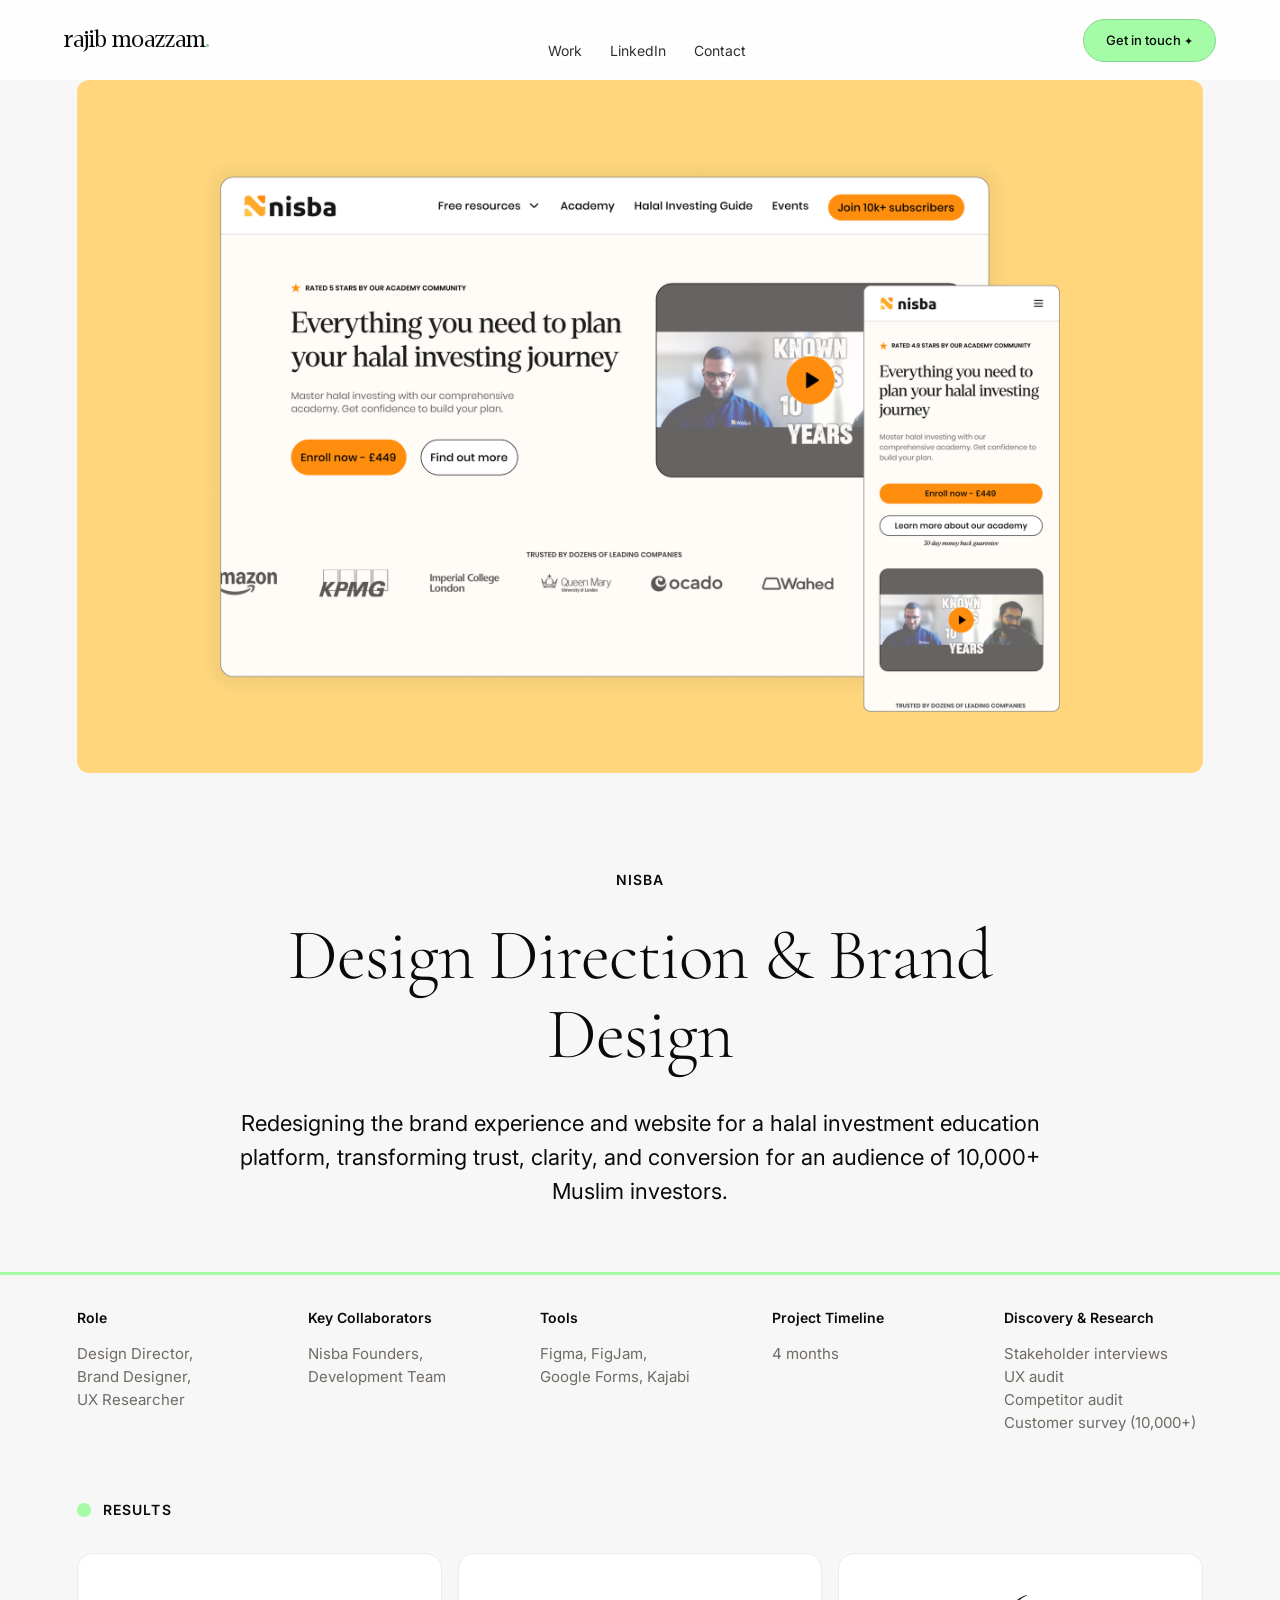
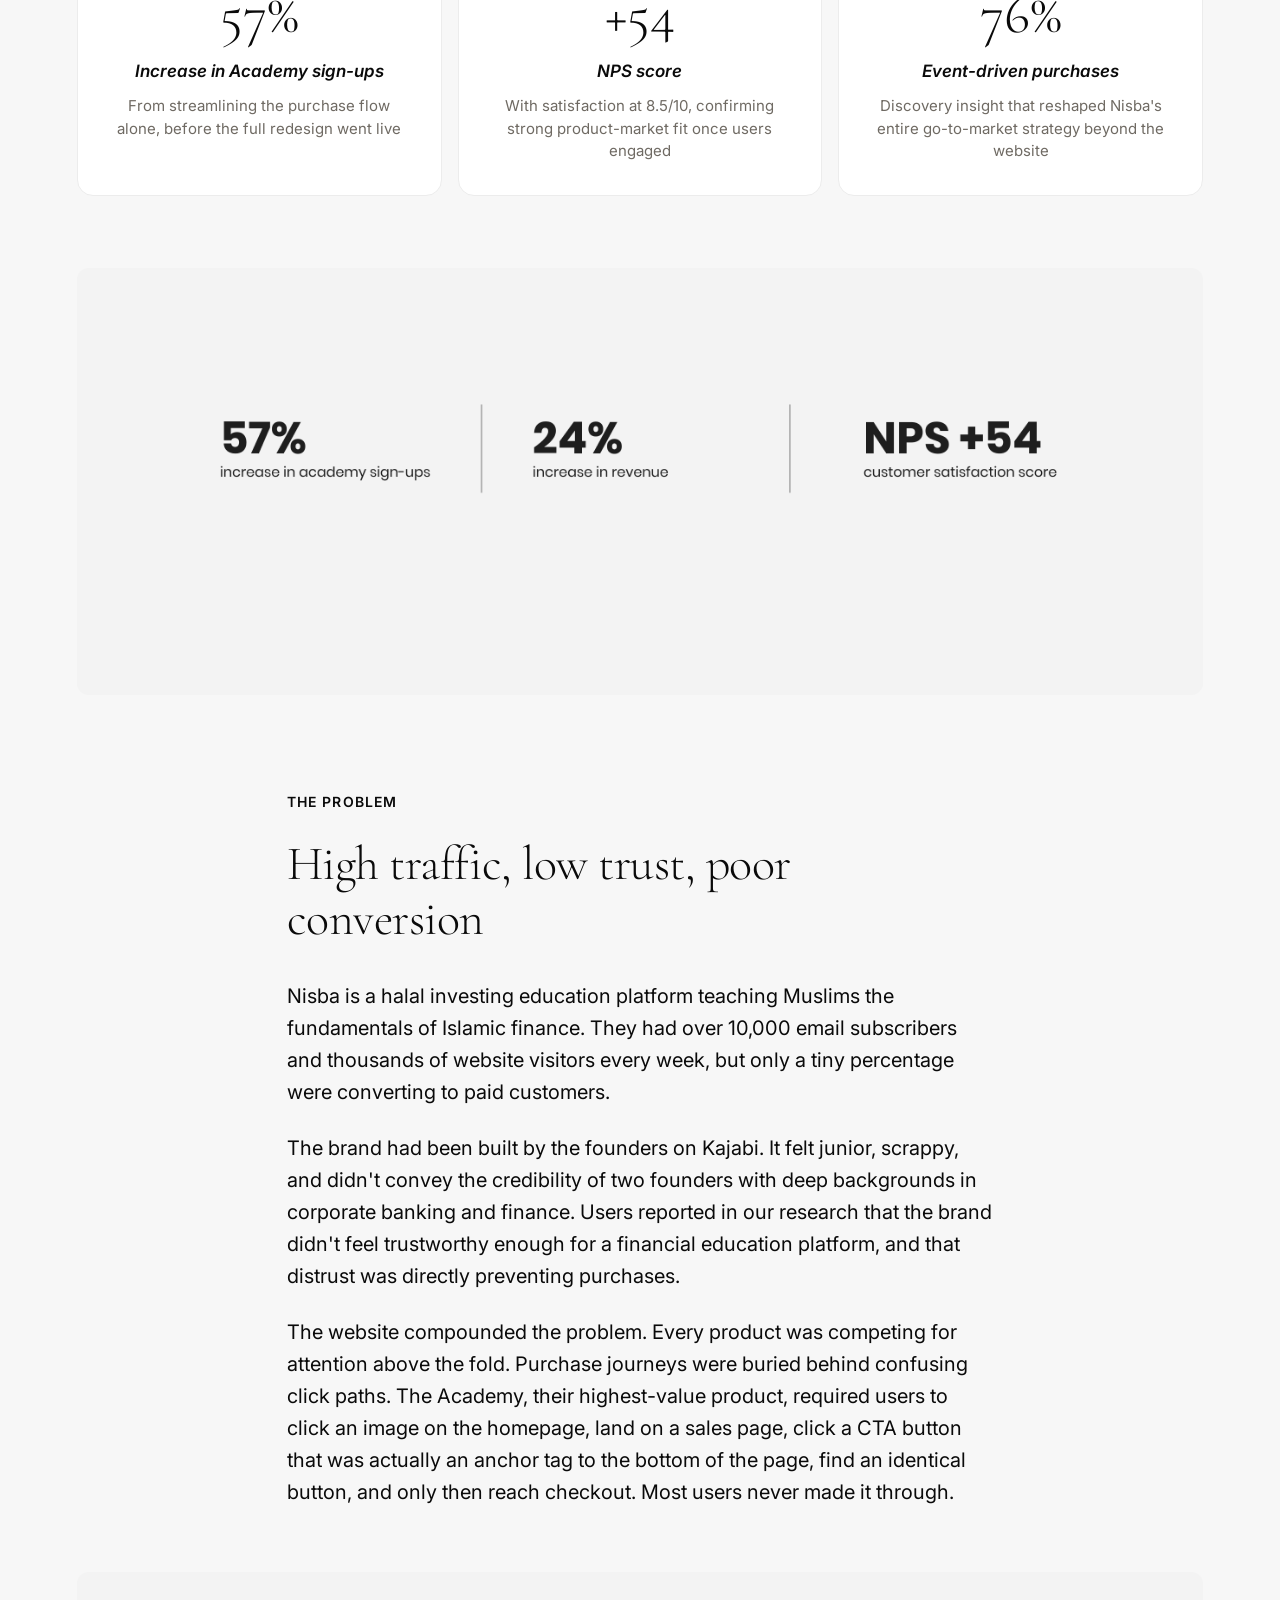
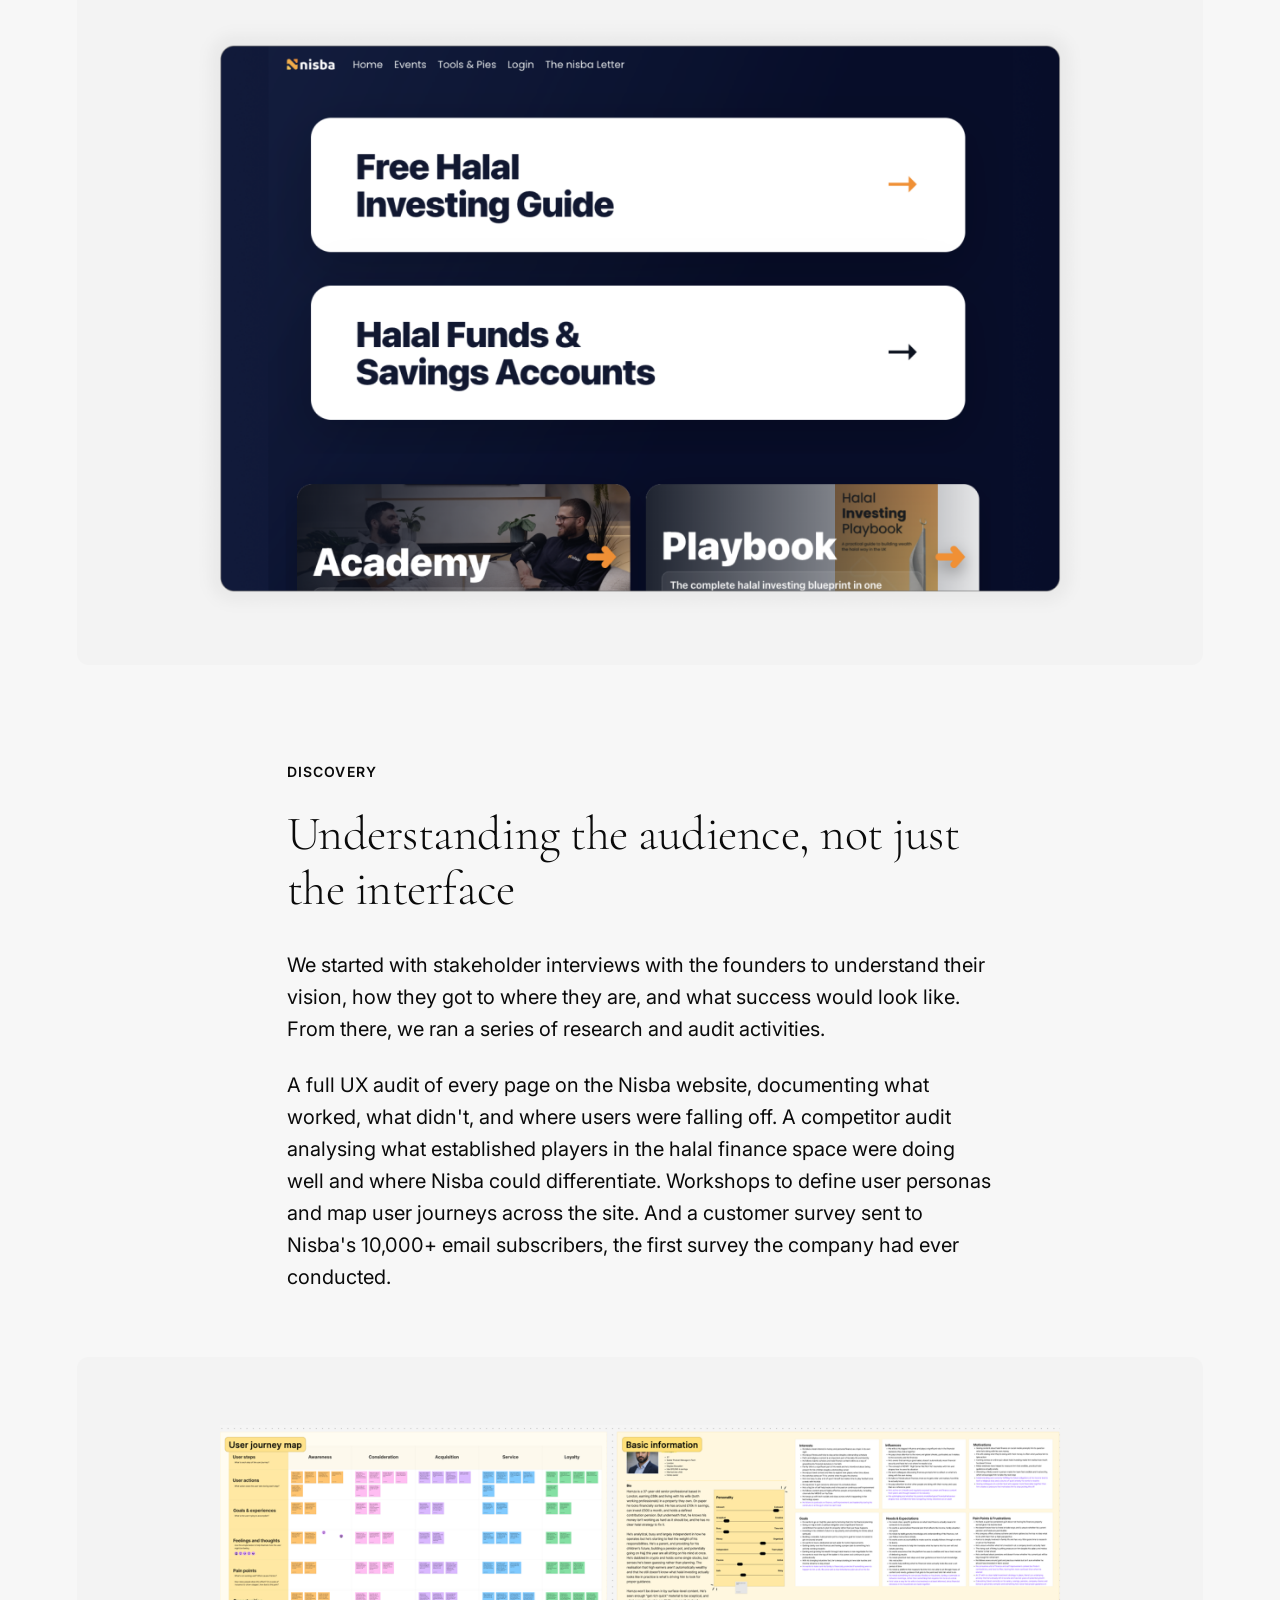
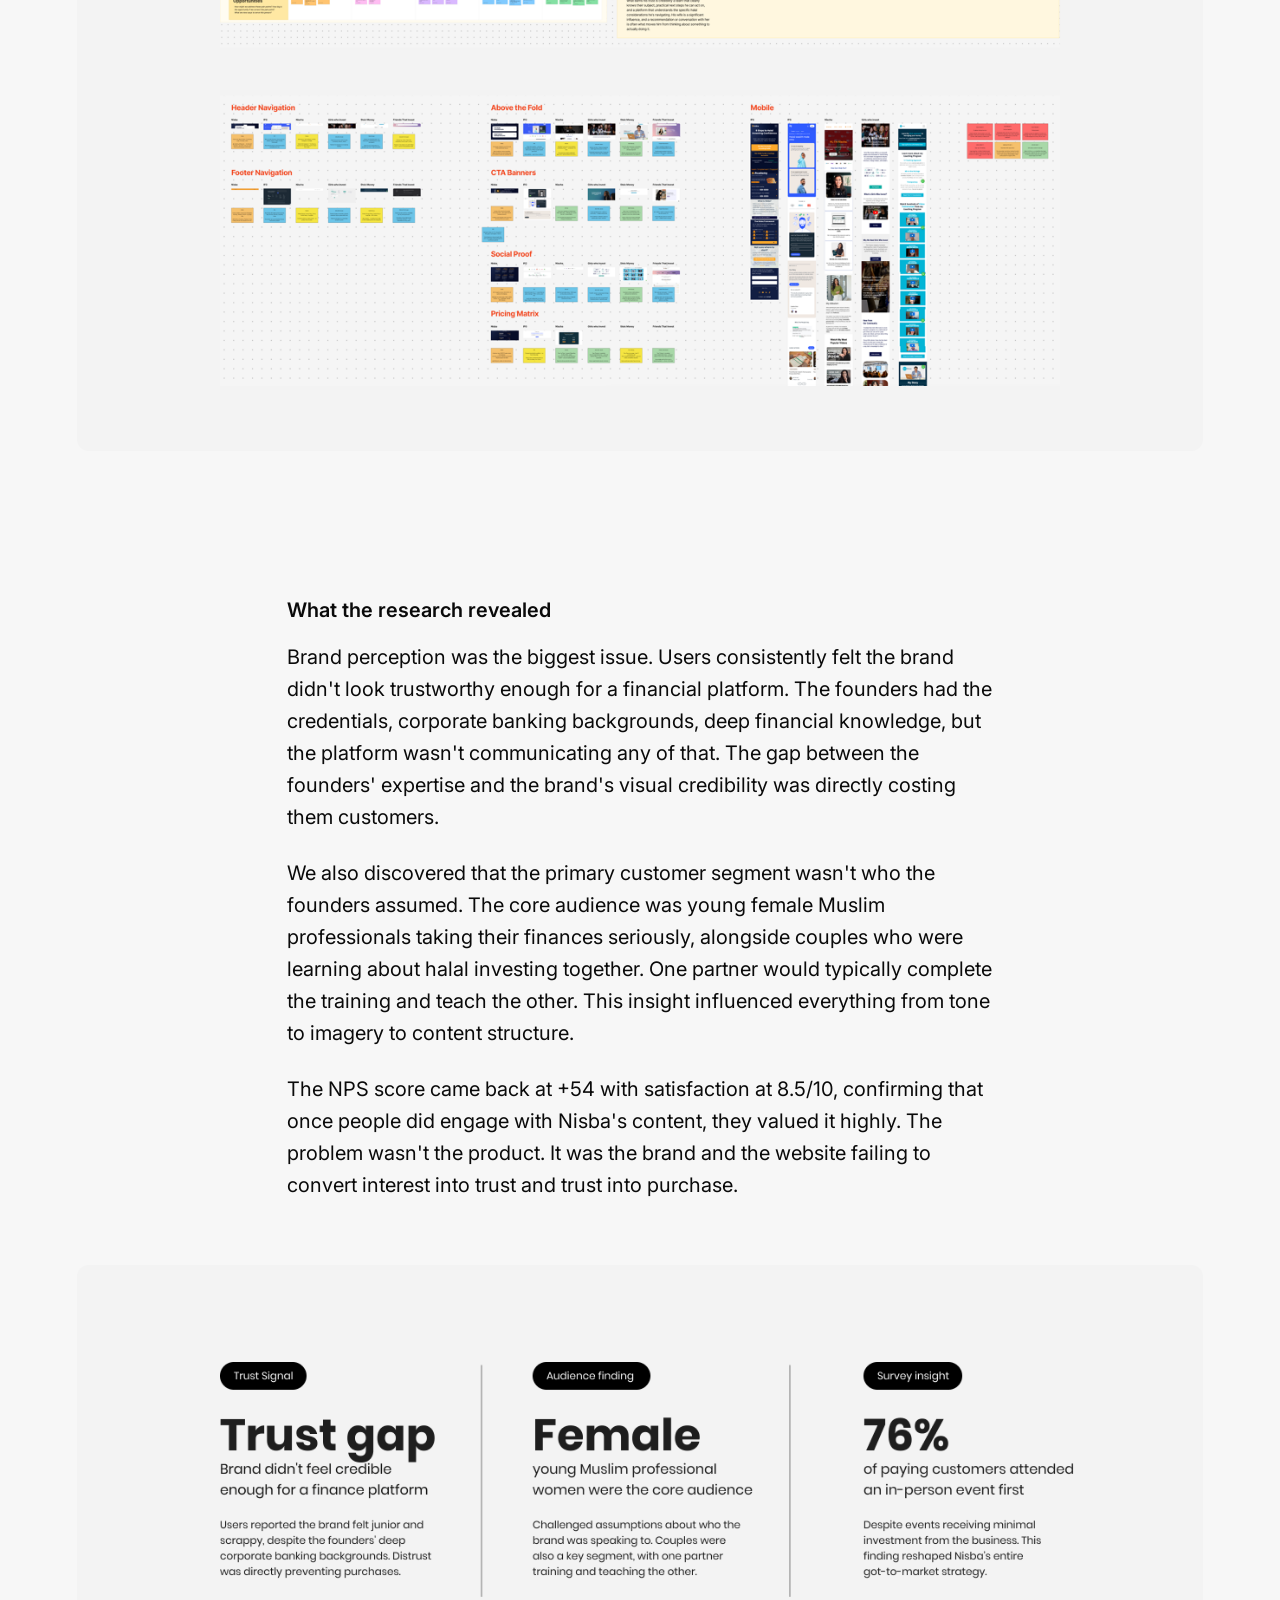
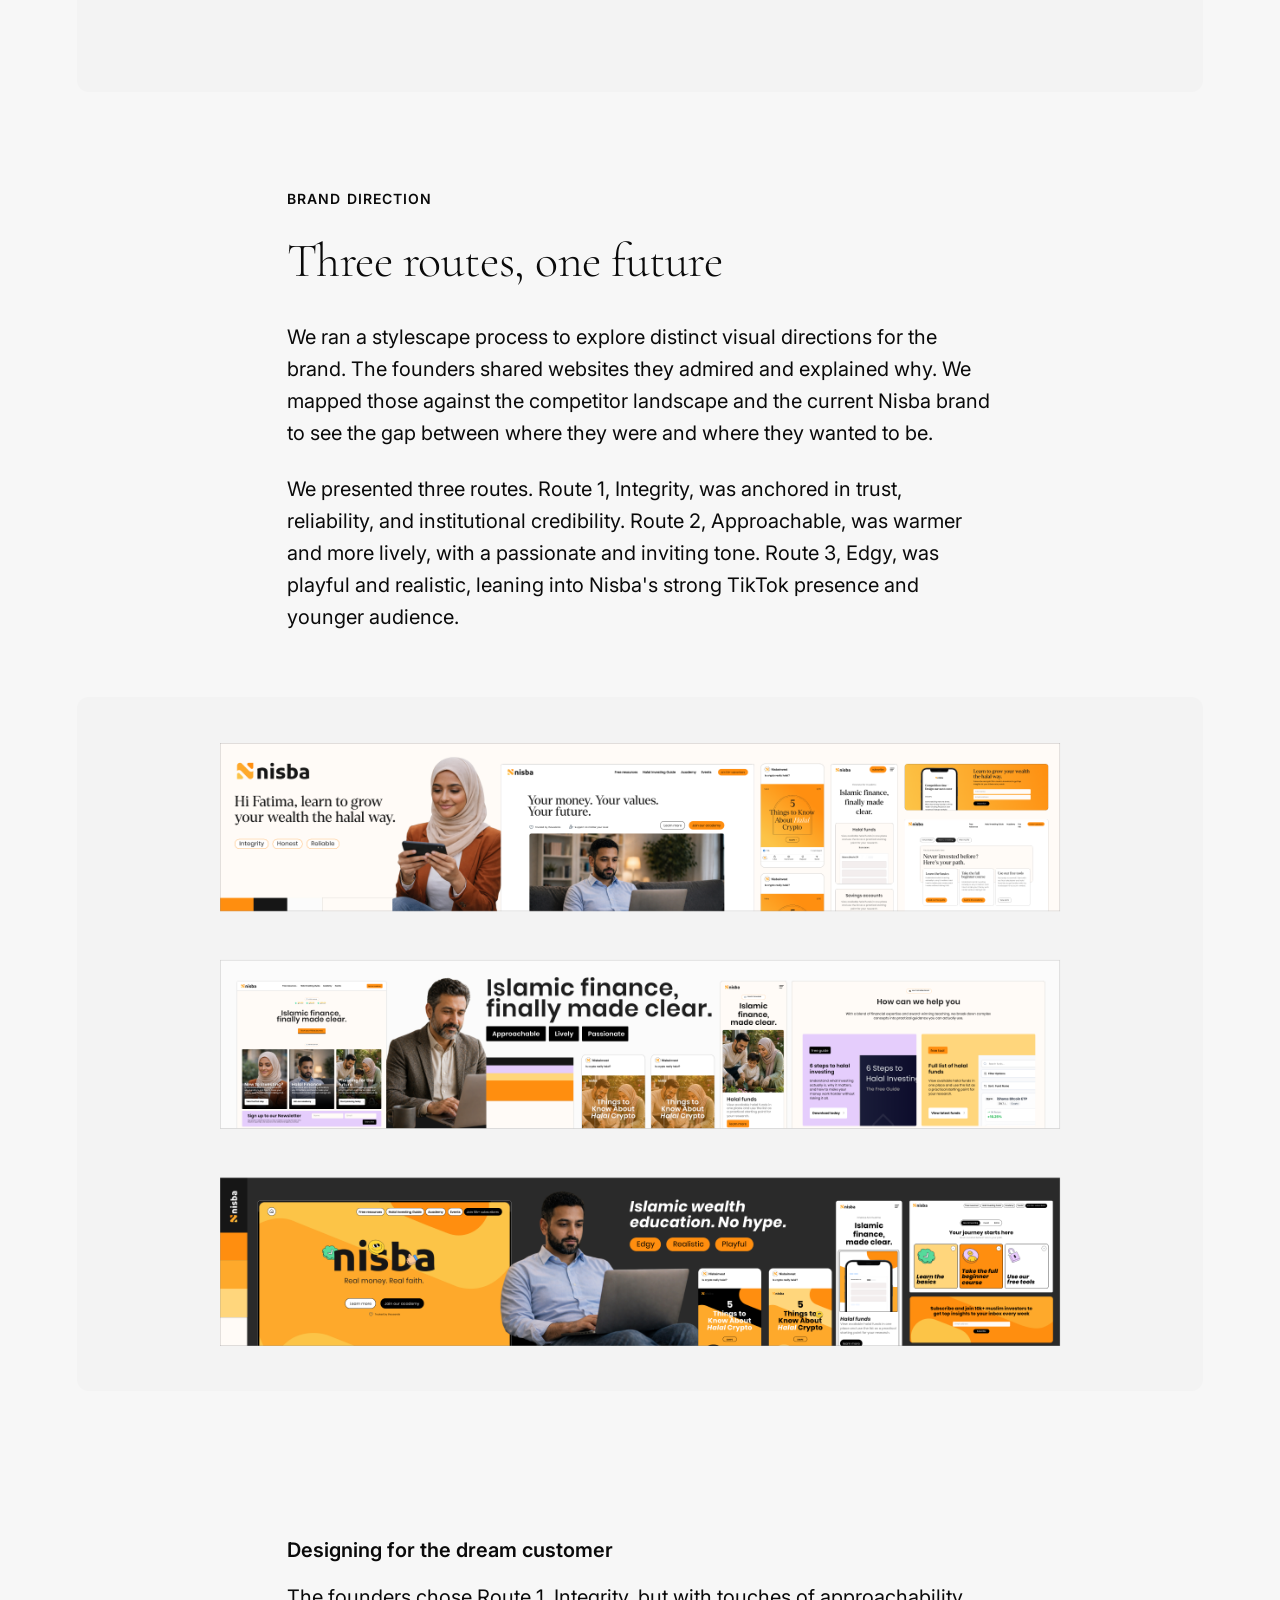
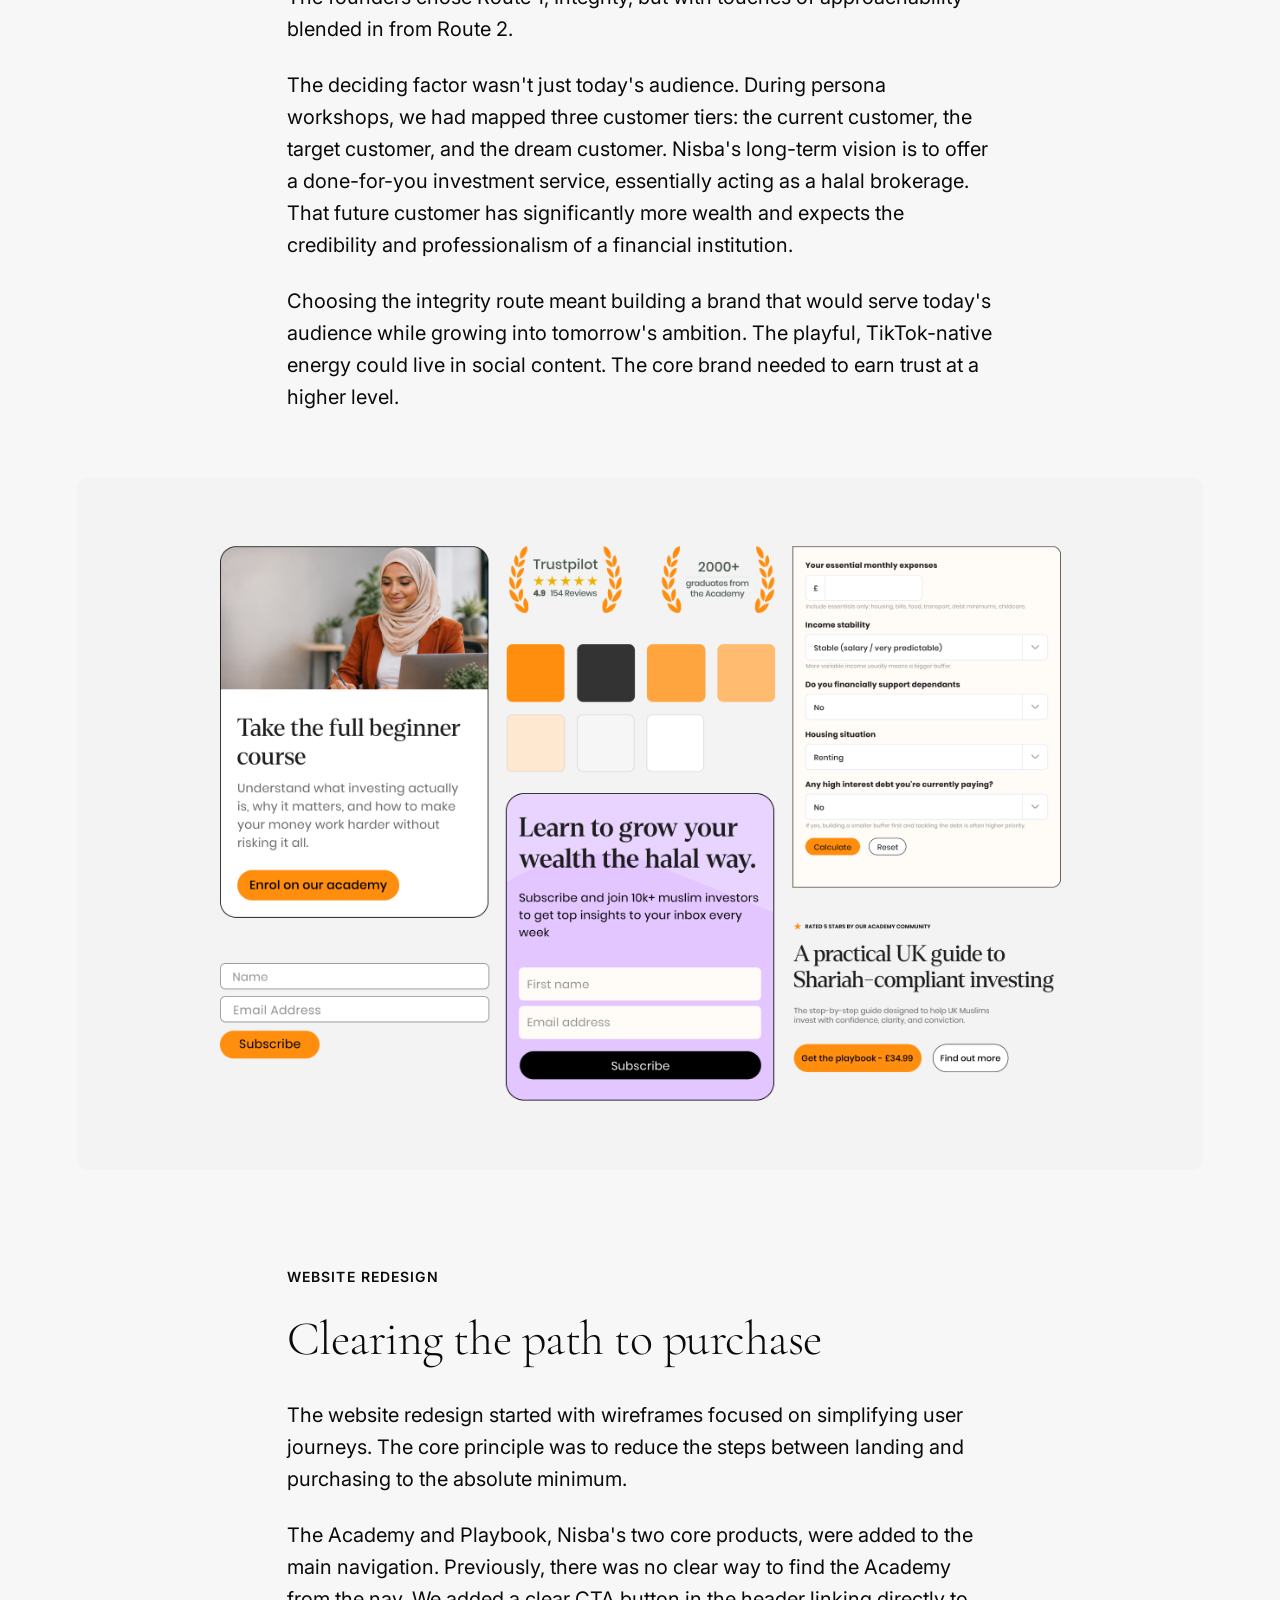
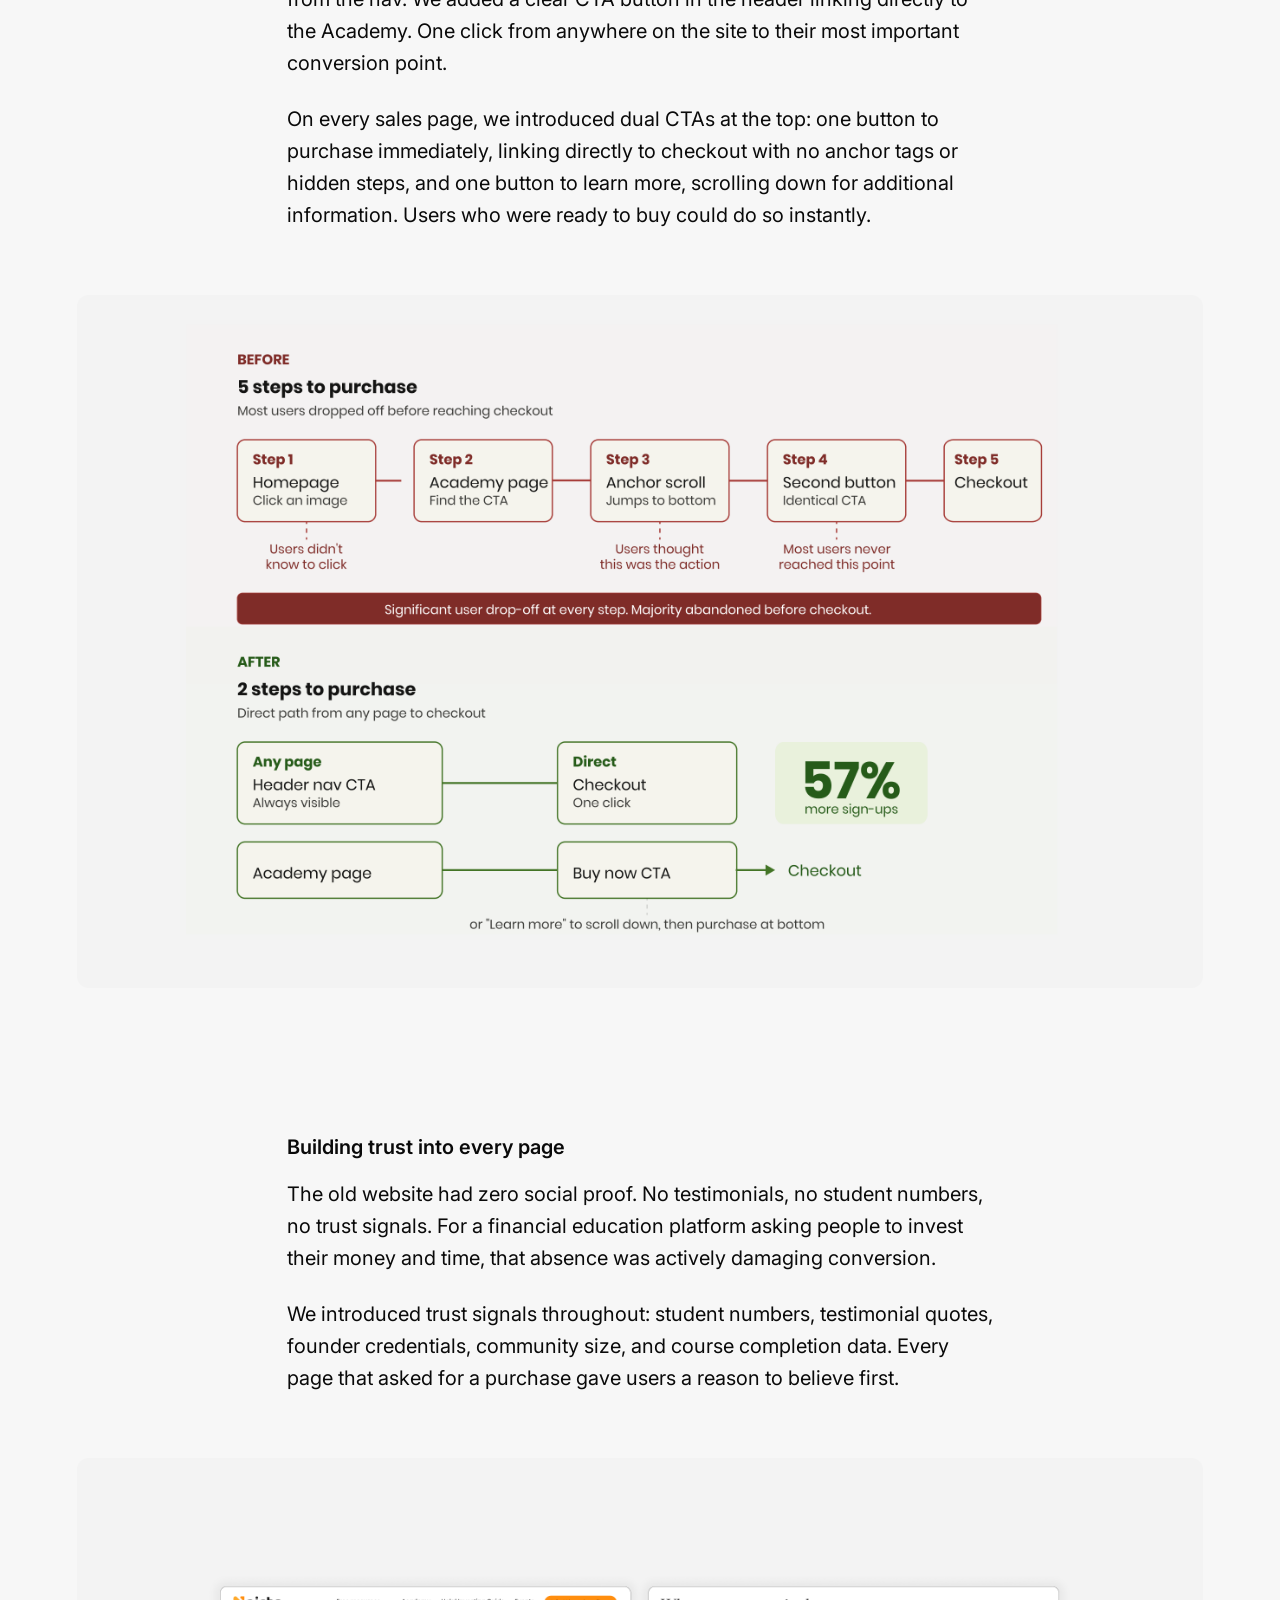
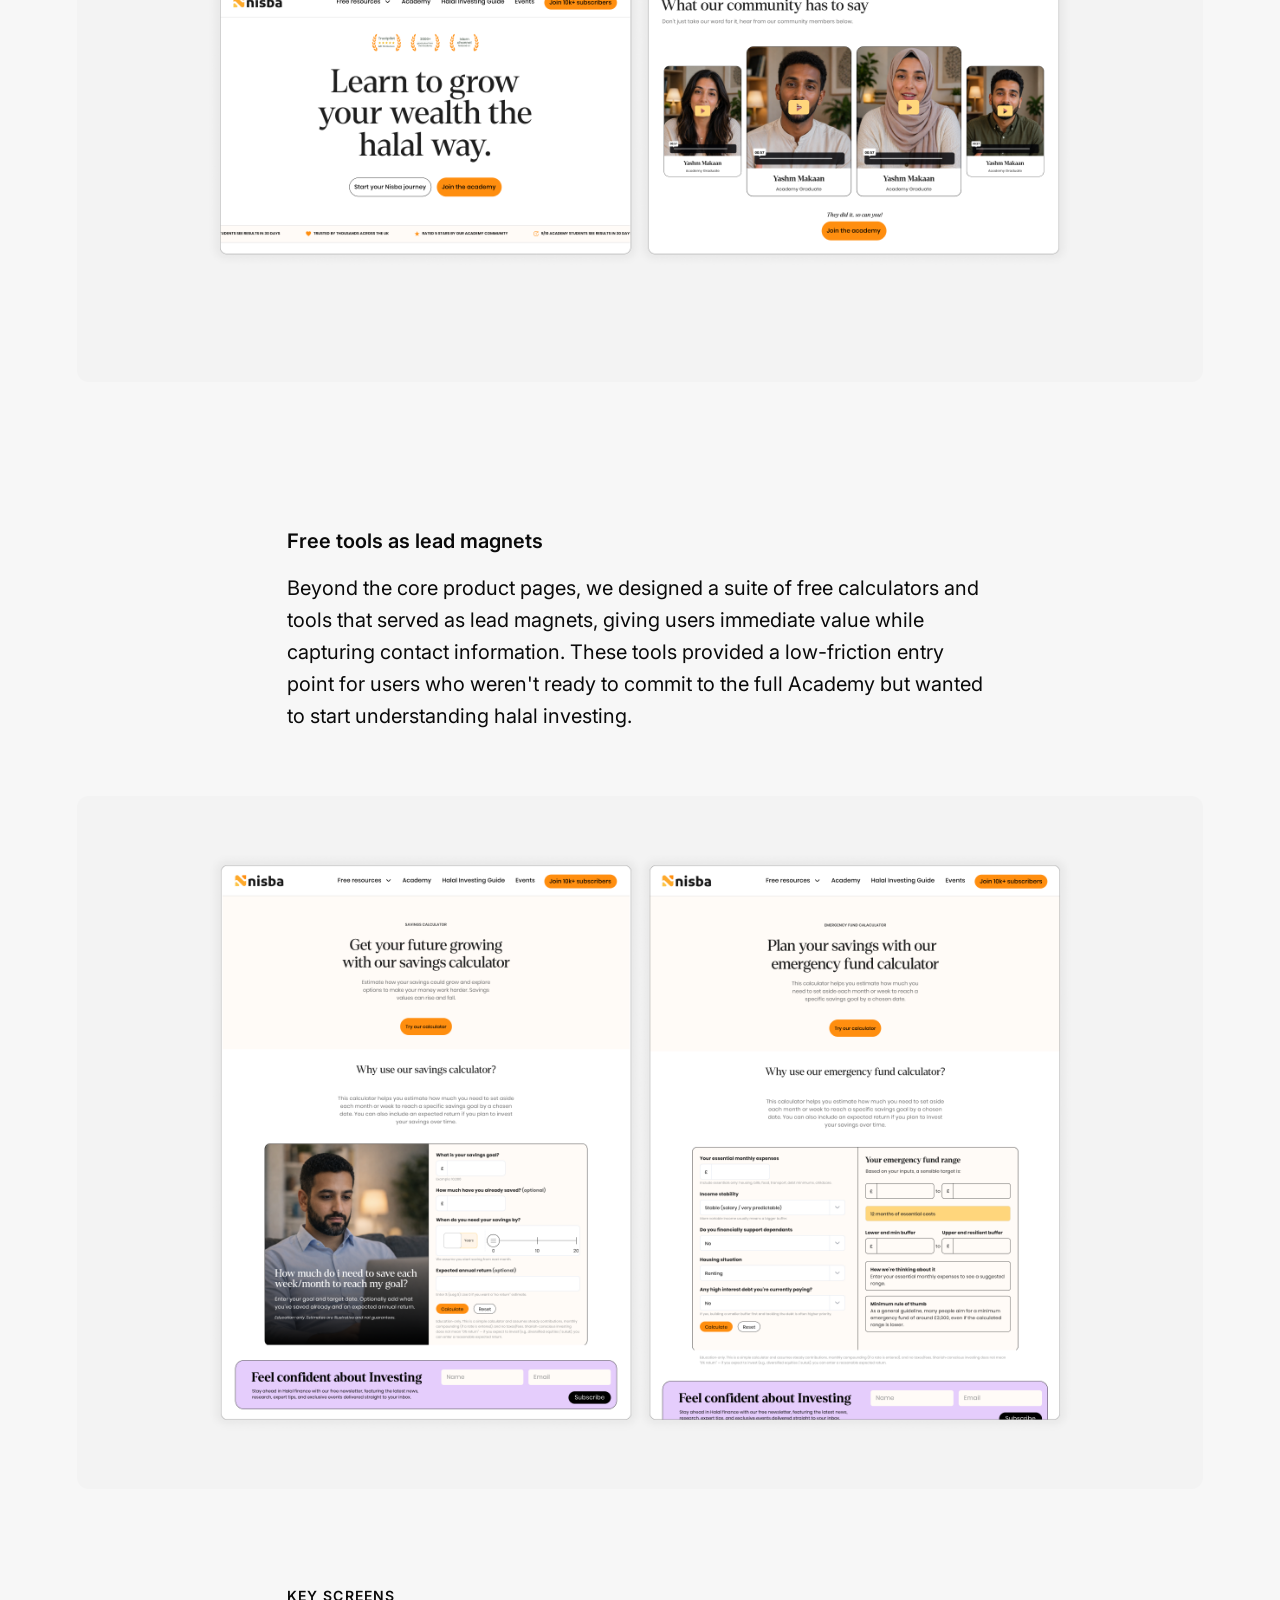
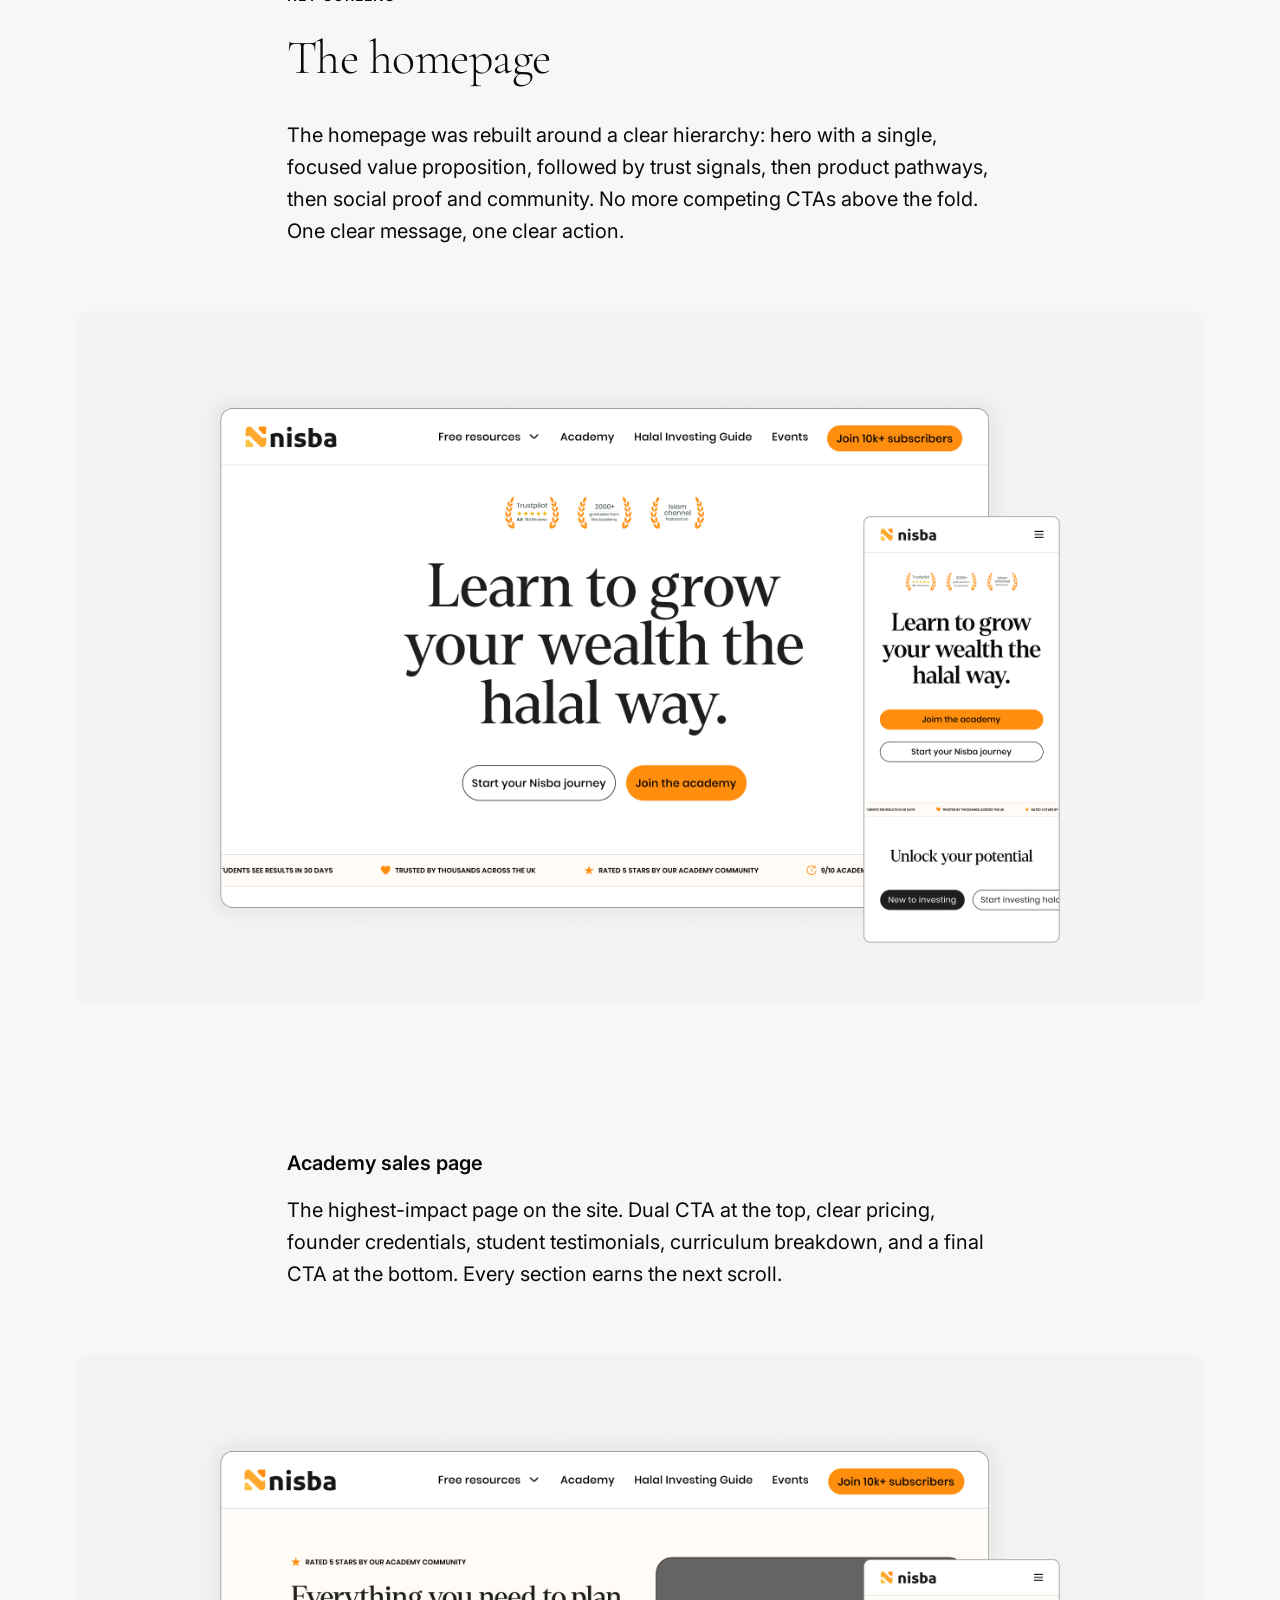
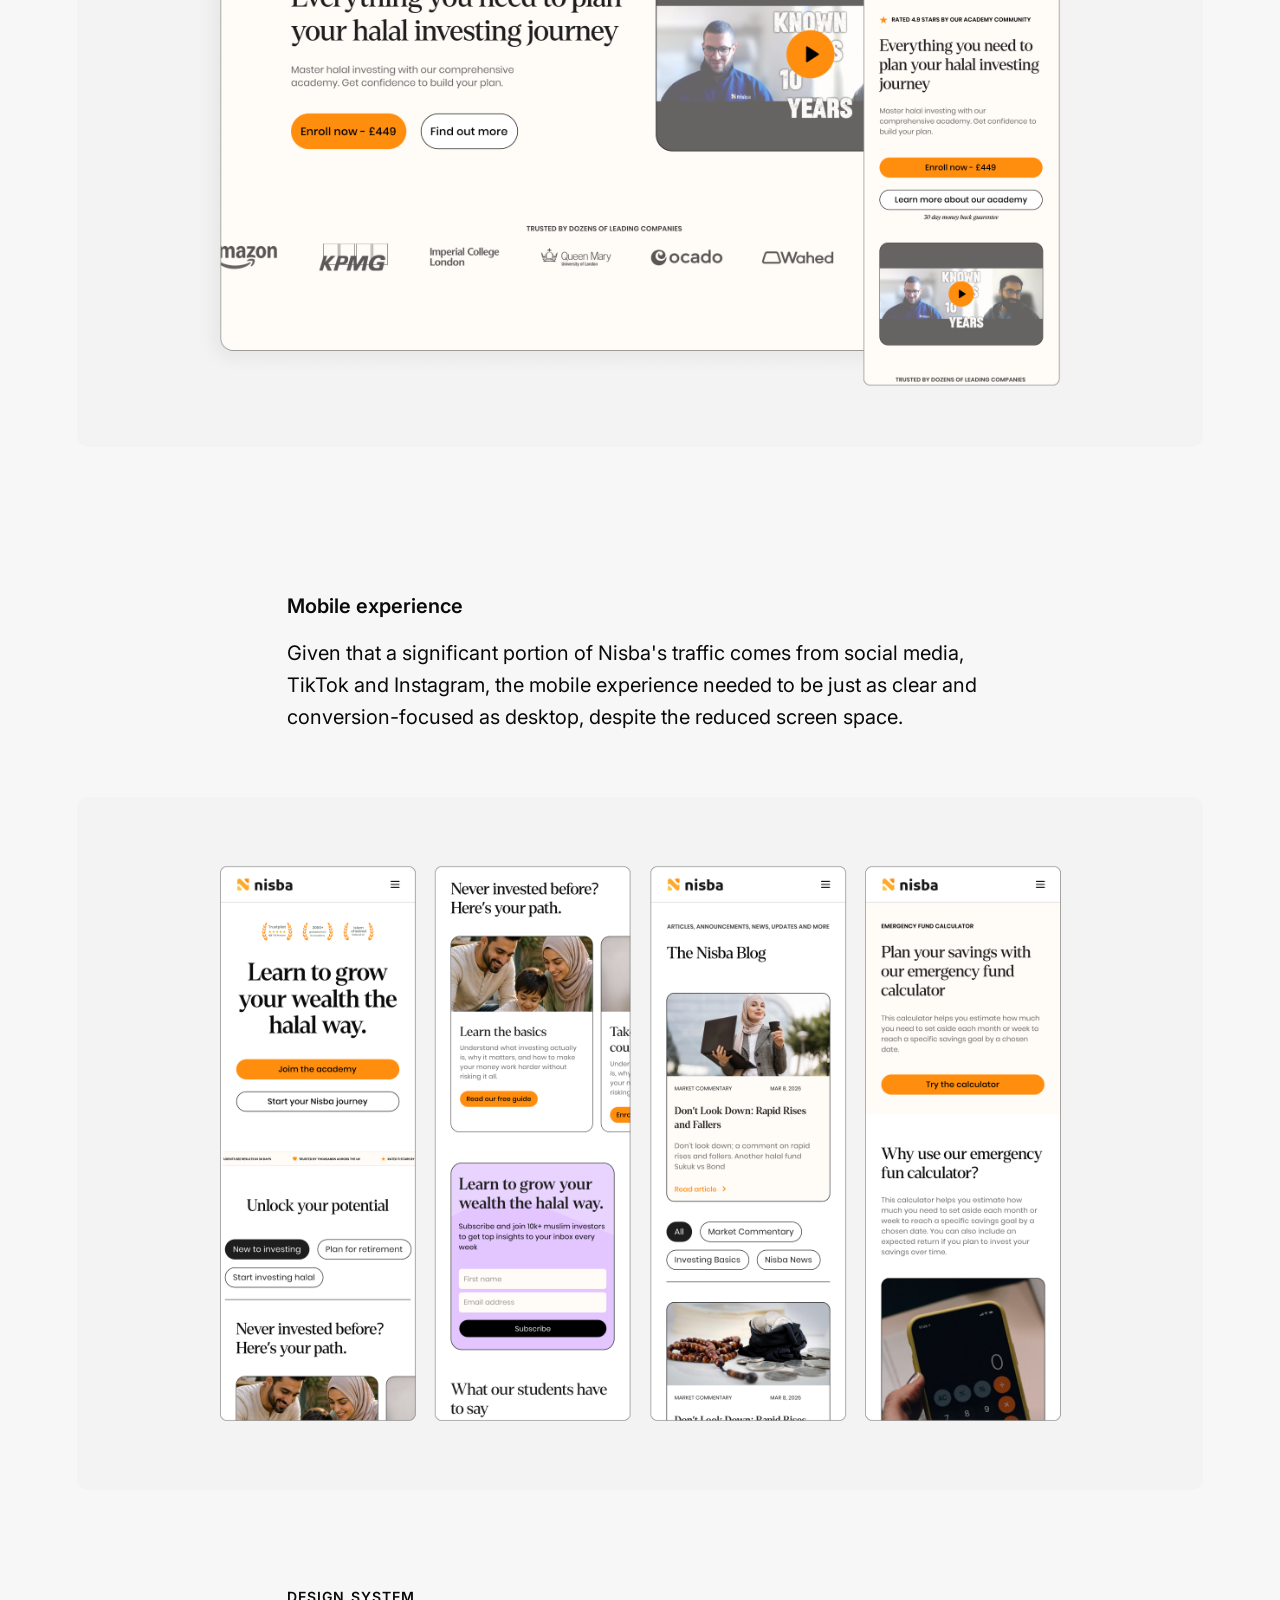
<file: nisba-brand.html>
<!DOCTYPE html>
<html lang="en">
<head>
  <meta charset="UTF-8">
  <meta name="viewport" content="width=device-width, initial-scale=1.0">
  <title>Nisba Design Direction | Rajib Moazzam</title>
  <meta name="description" content="Redesigning the brand experience and website for a halal investment education platform. Design direction and brand design case study.">
  <link rel="preconnect" href="https://fonts.googleapis.com">
  <link rel="preconnect" href="https://fonts.gstatic.com" crossorigin>
  <link href="https://fonts.googleapis.com/css2?family=Cormorant+Garamond:ital,wght@0,300;0,400;0,500;1,300;1,400&family=Inter:wght@400;500;600&display=swap" rel="stylesheet">
  <link rel="stylesheet" href="styles.css">
  <link rel="stylesheet" href="home.css">
</head>
<body>

  <header class="nav">
    <a href="index.html" class="nav-logo">rajib moazzam<span class="dot">.</span></a>
    <nav class="nav-links" id="navLinks">
      <a href="index.html">Work</a>
      <a href="https://www.linkedin.com/in/rajibmoazzam" target="_blank" rel="noopener">LinkedIn</a>
      <a href="mailto:rajimoazzam@gmail.com">Contact</a>
    </nav>
    <div class="nav-right">
      <a href="mailto:rajimoazzam@gmail.com" class="pill">Get in touch <span class="star">&#10022;</span></a>
      <button class="nav-burger" id="navBurger" aria-label="Open menu" aria-expanded="false">
        <span></span><span></span>
      </button>
    </div>
  </header>

  <main>

    <div class="case-hero">
      <img src="images/nisba-brand/Hero.png" alt="Nisba Design Direction cover">
    </div>

    <section class="case-intro">
      <div class="case-eyebrow">Nisba</div>
      <h1>Design Direction &amp; Brand Design</h1>
      <p class="case-lede">Redesigning the brand experience and website for a halal investment education platform, transforming trust, clarity, and conversion for an audience of 10,000+ Muslim investors.</p>
    </section>

    <!-- Project metadata -->
    <section class="case-meta">
      <div class="case-meta-item">
        <h4>Role</h4>
        <p>Design Director,<br>Brand Designer,<br>UX Researcher</p>
      </div>
      <div class="case-meta-item">
        <h4>Key Collaborators</h4>
        <p>Nisba Founders,<br>Development Team</p>
      </div>
      <div class="case-meta-item">
        <h4>Tools</h4>
        <p>Figma, FigJam,<br>Google Forms, Kajabi</p>
      </div>
      <div class="case-meta-item">
        <h4>Project Timeline</h4>
        <p>4 months</p>
      </div>
      <div class="case-meta-item">
        <h4>Discovery &amp; Research</h4>
        <p>Stakeholder interviews<br>UX audit<br>Competitor audit<br>Customer survey (10,000+)</p>
      </div>
    </section>

    <!-- Results -->
    <section class="case-results">
      <div class="case-eyebrow"><span class="results-dot"></span> Results</div>
      <div class="results-grid">
        <div class="result-card">
          <div class="result-metric">57%</div>
          <h4>Increase in Academy sign-ups</h4>
          <p>From streamlining the purchase flow alone, before the full redesign went live</p>
        </div>
        <div class="result-card">
          <div class="result-metric">+54</div>
          <h4>NPS score</h4>
          <p>With satisfaction at 8.5/10, confirming strong product-market fit once users engaged</p>
        </div>
        <div class="result-card">
          <div class="result-metric">76%</div>
          <h4>Event-driven purchases</h4>
          <p>Discovery insight that reshaped Nisba's entire go-to-market strategy beyond the website</p>
        </div>
      </div>
    </section>

    <figure class="case-figure">
      <img src="images/nisba-brand/Stats.png" alt="Key statistics">
    </figure>

    <!-- THE PROBLEM -->
    <section class="case-section">
      <div class="case-eyebrow">The problem</div>
      <h2>High traffic, low trust, poor conversion</h2>
      <p>Nisba is a halal investing education platform teaching Muslims the fundamentals of Islamic finance. They had over 10,000 email subscribers and thousands of website visitors every week, but only a tiny percentage were converting to paid customers.</p>
      <p>The brand had been built by the founders on Kajabi. It felt junior, scrappy, and didn't convey the credibility of two founders with deep backgrounds in corporate banking and finance. Users reported in our research that the brand didn't feel trustworthy enough for a financial education platform, and that distrust was directly preventing purchases.</p>
      <p>The website compounded the problem. Every product was competing for attention above the fold. Purchase journeys were buried behind confusing click paths. The Academy, their highest-value product, required users to click an image on the homepage, land on a sales page, click a CTA button that was actually an anchor tag to the bottom of the page, find an identical button, and only then reach checkout. Most users never made it through.</p>
    </section>

    <figure class="case-figure">
      <img src="images/nisba-brand/Old%20Website.png" alt="Old Nisba website">
    </figure>

    <!-- DISCOVERY -->
    <section class="case-section">
      <div class="case-eyebrow">Discovery</div>
      <h2>Understanding the audience, not just the interface</h2>
      <p>We started with stakeholder interviews with the founders to understand their vision, how they got to where they are, and what success would look like. From there, we ran a series of research and audit activities.</p>
      <p>A full UX audit of every page on the Nisba website, documenting what worked, what didn't, and where users were falling off. A competitor audit analysing what established players in the halal finance space were doing well and where Nisba could differentiate. Workshops to define user personas and map user journeys across the site. And a customer survey sent to Nisba's 10,000+ email subscribers, the first survey the company had ever conducted.</p>
    </section>

    <figure class="case-figure">
      <img src="images/nisba-brand/Workshop%201.png" alt="Discovery workshop">
    </figure>

    <section class="case-section">
      <h3>What the research revealed</h3>
      <p>Brand perception was the biggest issue. Users consistently felt the brand didn't look trustworthy enough for a financial platform. The founders had the credentials, corporate banking backgrounds, deep financial knowledge, but the platform wasn't communicating any of that. The gap between the founders' expertise and the brand's visual credibility was directly costing them customers.</p>
      <p>We also discovered that the primary customer segment wasn't who the founders assumed. The core audience was young female Muslim professionals taking their finances seriously, alongside couples who were learning about halal investing together. One partner would typically complete the training and teach the other. This insight influenced everything from tone to imagery to content structure.</p>
      <p>The NPS score came back at +54 with satisfaction at 8.5/10, confirming that once people did engage with Nisba's content, they valued it highly. The problem wasn't the product. It was the brand and the website failing to convert interest into trust and trust into purchase.</p>
    </section>

    <figure class="case-figure">
      <img src="images/nisba-brand/Stats%20-%20Research.png" alt="Research statistics">
    </figure>

    <!-- BRAND DIRECTION -->
    <section class="case-section">
      <div class="case-eyebrow">Brand direction</div>
      <h2>Three routes, one future</h2>
      <p>We ran a stylescape process to explore distinct visual directions for the brand. The founders shared websites they admired and explained why. We mapped those against the competitor landscape and the current Nisba brand to see the gap between where they were and where they wanted to be.</p>
      <p>We presented three routes. Route 1, Integrity, was anchored in trust, reliability, and institutional credibility. Route 2, Approachable, was warmer and more lively, with a passionate and inviting tone. Route 3, Edgy, was playful and realistic, leaning into Nisba's strong TikTok presence and younger audience.</p>
    </section>

    <figure class="case-figure">
      <img src="images/nisba-brand/Stylescapes.png" alt="Three brand stylescapes">
    </figure>

    <section class="case-section">
      <h3>Designing for the dream customer</h3>
      <p>The founders chose Route 1, Integrity, but with touches of approachability blended in from Route 2.</p>
      <p>The deciding factor wasn't just today's audience. During persona workshops, we had mapped three customer tiers: the current customer, the target customer, and the dream customer. Nisba's long-term vision is to offer a done-for-you investment service, essentially acting as a halal brokerage. That future customer has significantly more wealth and expects the credibility and professionalism of a financial institution.</p>
      <p>Choosing the integrity route meant building a brand that would serve today's audience while growing into tomorrow's ambition. The playful, TikTok-native energy could live in social content. The core brand needed to earn trust at a higher level.</p>
    </section>

    <figure class="case-figure">
      <img src="images/nisba-brand/Visual%20Example.png" alt="Brand visual direction">
    </figure>

    <!-- WEBSITE REDESIGN -->
    <section class="case-section">
      <div class="case-eyebrow">Website redesign</div>
      <h2>Clearing the path to purchase</h2>
      <p>The website redesign started with wireframes focused on simplifying user journeys. The core principle was to reduce the steps between landing and purchasing to the absolute minimum.</p>
      <p>The Academy and Playbook, Nisba's two core products, were added to the main navigation. Previously, there was no clear way to find the Academy from the nav. We added a clear CTA button in the header linking directly to the Academy. One click from anywhere on the site to their most important conversion point.</p>
      <p>On every sales page, we introduced dual CTAs at the top: one button to purchase immediately, linking directly to checkout with no anchor tags or hidden steps, and one button to learn more, scrolling down for additional information. Users who were ready to buy could do so instantly.</p>
    </section>

    <figure class="case-figure">
      <img src="images/nisba-brand/Purchase%20Journey.png" alt="Purchase journey redesign">
    </figure>

    <section class="case-section">
      <h3>Building trust into every page</h3>
      <p>The old website had zero social proof. No testimonials, no student numbers, no trust signals. For a financial education platform asking people to invest their money and time, that absence was actively damaging conversion.</p>
      <p>We introduced trust signals throughout: student numbers, testimonial quotes, founder credentials, community size, and course completion data. Every page that asked for a purchase gave users a reason to believe first.</p>
    </section>

    <figure class="case-figure">
      <img src="images/nisba-brand/Trust%20Signals.png" alt="Trust signals">
    </figure>

    <section class="case-section">
      <h3>Free tools as lead magnets</h3>
      <p>Beyond the core product pages, we designed a suite of free calculators and tools that served as lead magnets, giving users immediate value while capturing contact information. These tools provided a low-friction entry point for users who weren't ready to commit to the full Academy but wanted to start understanding halal investing.</p>
    </section>

    <figure class="case-figure">
      <img src="images/nisba-brand/Free%20Tools.png" alt="Free calculator tools">
    </figure>

    <!-- KEY SCREENS -->
    <section class="case-section">
      <div class="case-eyebrow">Key screens</div>
      <h2>The homepage</h2>
      <p>The homepage was rebuilt around a clear hierarchy: hero with a single, focused value proposition, followed by trust signals, then product pathways, then social proof and community. No more competing CTAs above the fold. One clear message, one clear action.</p>
    </section>

    <figure class="case-figure">
      <img src="images/nisba-brand/Stylescapes%202.png" alt="Redesigned homepage">
    </figure>

    <section class="case-section">
      <h3>Academy sales page</h3>
      <p>The highest-impact page on the site. Dual CTA at the top, clear pricing, founder credentials, student testimonials, curriculum breakdown, and a final CTA at the bottom. Every section earns the next scroll.</p>
    </section>

    <figure class="case-figure">
      <img src="images/nisba-brand/Academy.png" alt="Academy sales page">
    </figure>

    <section class="case-section">
      <h3>Mobile experience</h3>
      <p>Given that a significant portion of Nisba's traffic comes from social media, TikTok and Instagram, the mobile experience needed to be just as clear and conversion-focused as desktop, despite the reduced screen space.</p>
    </section>

    <figure class="case-figure">
      <img src="images/nisba-brand/Mobile%20View.png" alt="Mobile experience">
    </figure>

    <!-- DESIGN SYSTEM -->
    <section class="case-section">
      <div class="case-eyebrow">Design system</div>
      <h2>Built for what comes next</h2>
      <p>The visual design wasn't just for the website. We knew the Halal Screener product was on the roadmap, so the design system was built with future products in mind. Colour palette, typography, button styles, component patterns, and spacing rules were all designed to work across marketing pages, product interfaces, and event materials.</p>
      <p>We removed serif fonts for digital product use and established a purely sans-serif typographic system, while keeping the serif for editorial and marketing content where warmth and approachability mattered. The system gave Nisba the ability to maintain brand consistency as they expanded into new products without needing to redesign from scratch each time.</p>
    </section>

    <figure class="case-figure">
      <img src="images/nisba-brand/Design%20System.png" alt="Design system">
    </figure>

    <!-- IMPACT -->
    <section class="case-section">
      <div class="case-eyebrow">Impact</div>
      <h2>A 57% increase from a single change</h2>
      <p>Before the full website went live, several elements from the new designs were implemented into the existing site: products added to the navigation, direct CTA in the header, dual purchase buttons on sales pages, and trust signals across key pages.</p>
      <p>The result of the streamlined Academy purchase flow alone was a 57% increase in sign-ups, Nisba's best academy sales performance ever.</p>
      <p>The full redesigned website is currently in development and will launch shortly. Based on the improvements already seen from partial implementation, the founders expect significant further gains once the complete experience is live.</p>
      <h3>Beyond the website</h3>
      <p>The brand and website project has led directly to an ongoing relationship. The discovery insights have reshaped Nisba's business strategy beyond design: they now run significantly more in-person events and webinars after the survey revealed the 76% event-to-purchase conversion rate, and they've adjusted their content and marketing to better serve their core audience of young female Muslim professionals and couples.</p>
    </section>

    <figure class="case-figure bleed">
      <img src="images/nisba-brand/Mockup.png" alt="Final mockup">
    </figure>

    <nav class="case-nav">
      <a class="prev" href="halal-screener.html">
        <span class="prev-label">Previous case study</span>
        Halal Screener
      </a>
      <a class="next" href="taylormade.html">
        <span class="next-label">Next case study</span>
        My TaylorMade+
      </a>
    </nav>

  </main>

  <script>
    var burger = document.getElementById('navBurger');
    var links = document.getElementById('navLinks');
    burger.addEventListener('click', function () {
      var open = links.classList.toggle('open');
      burger.setAttribute('aria-expanded', open);
    });
    links.querySelectorAll('a').forEach(function (a) {
      a.addEventListener('click', function () { links.classList.remove('open'); });
    });
  </script>
</body>
</html>
</file>
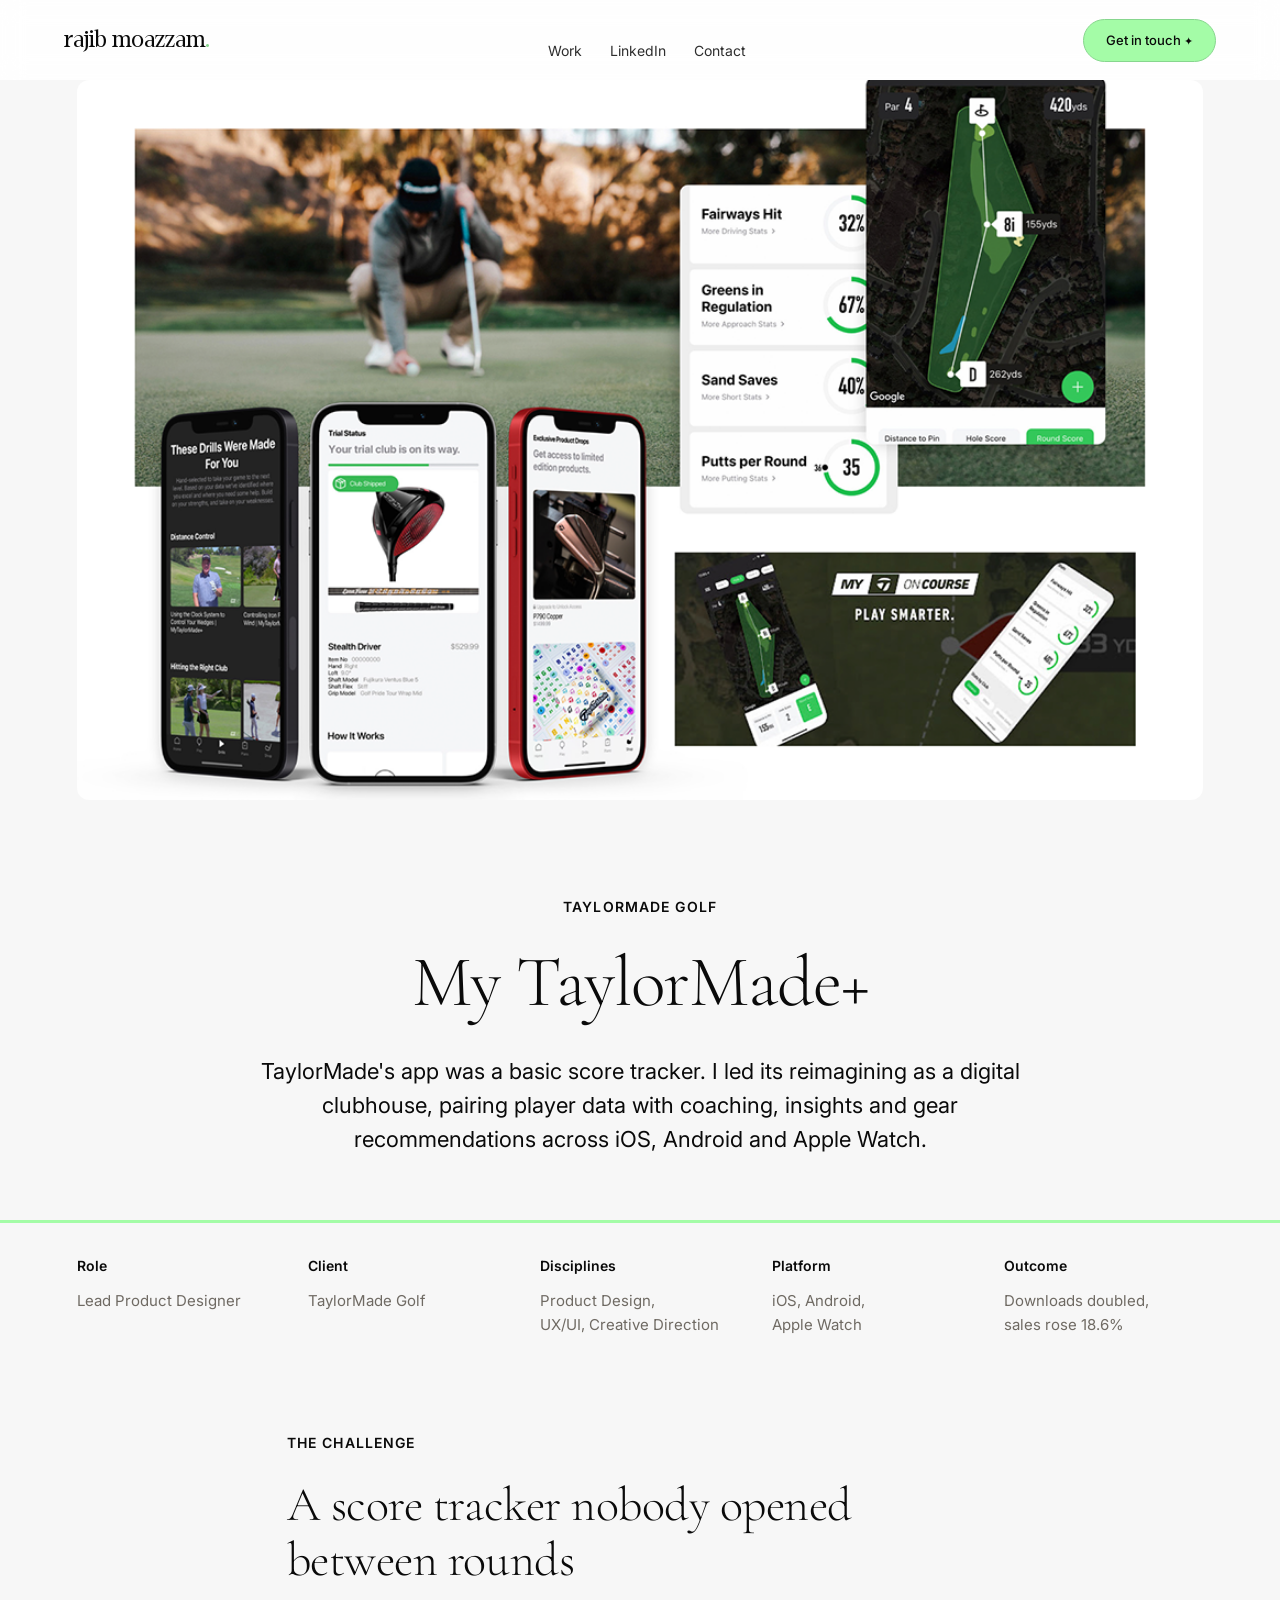
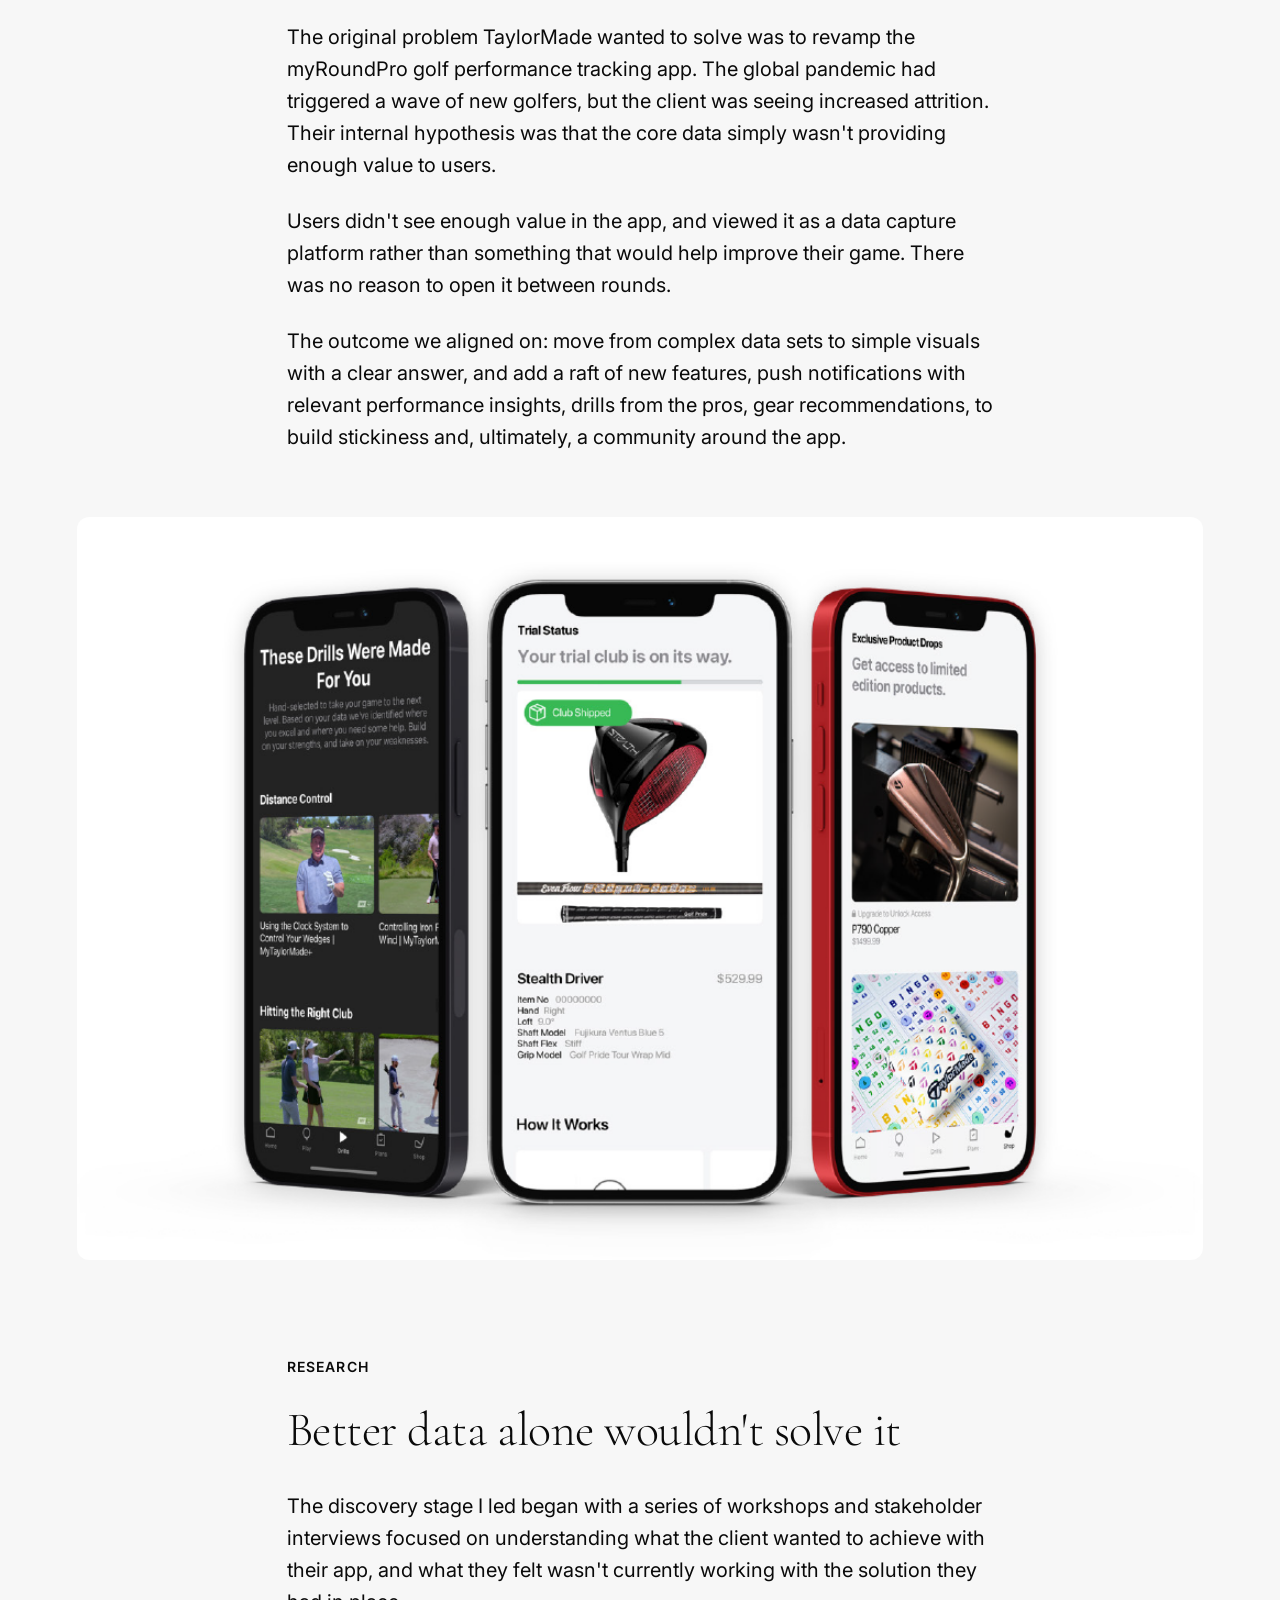
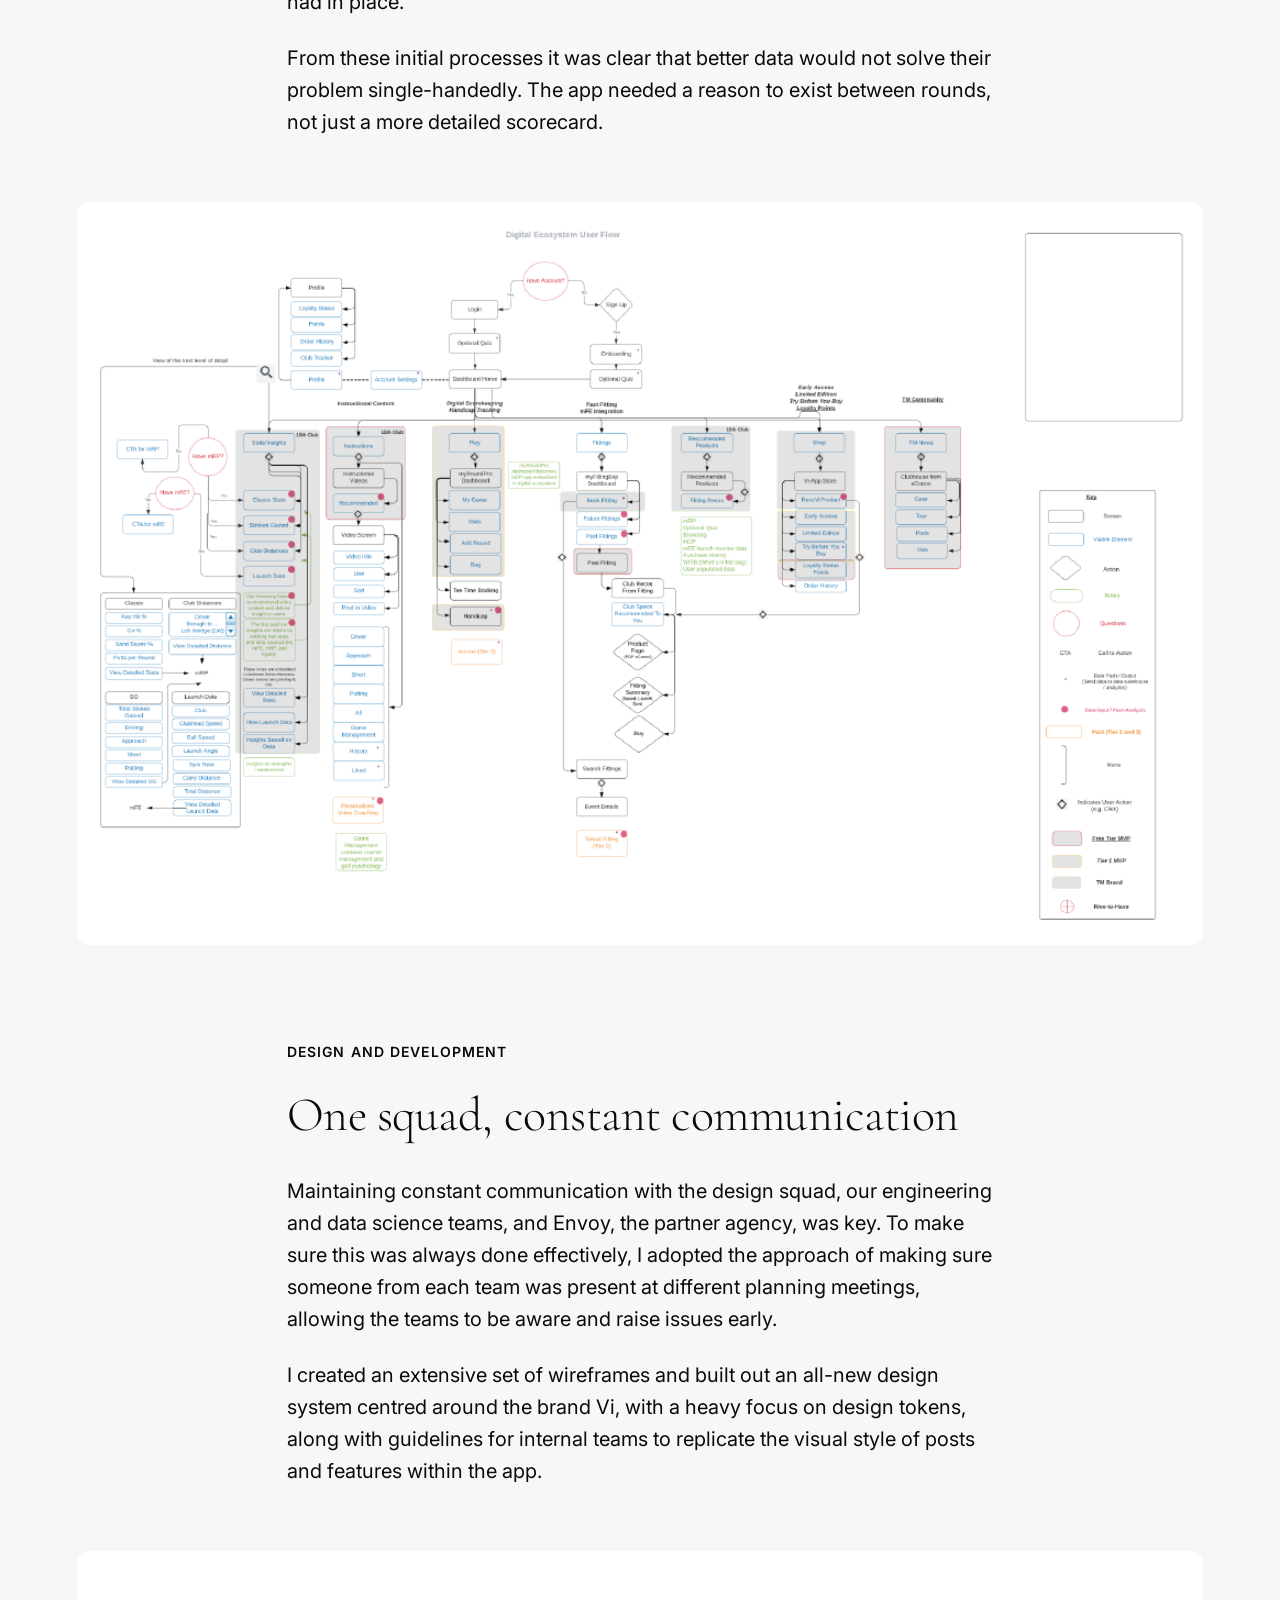
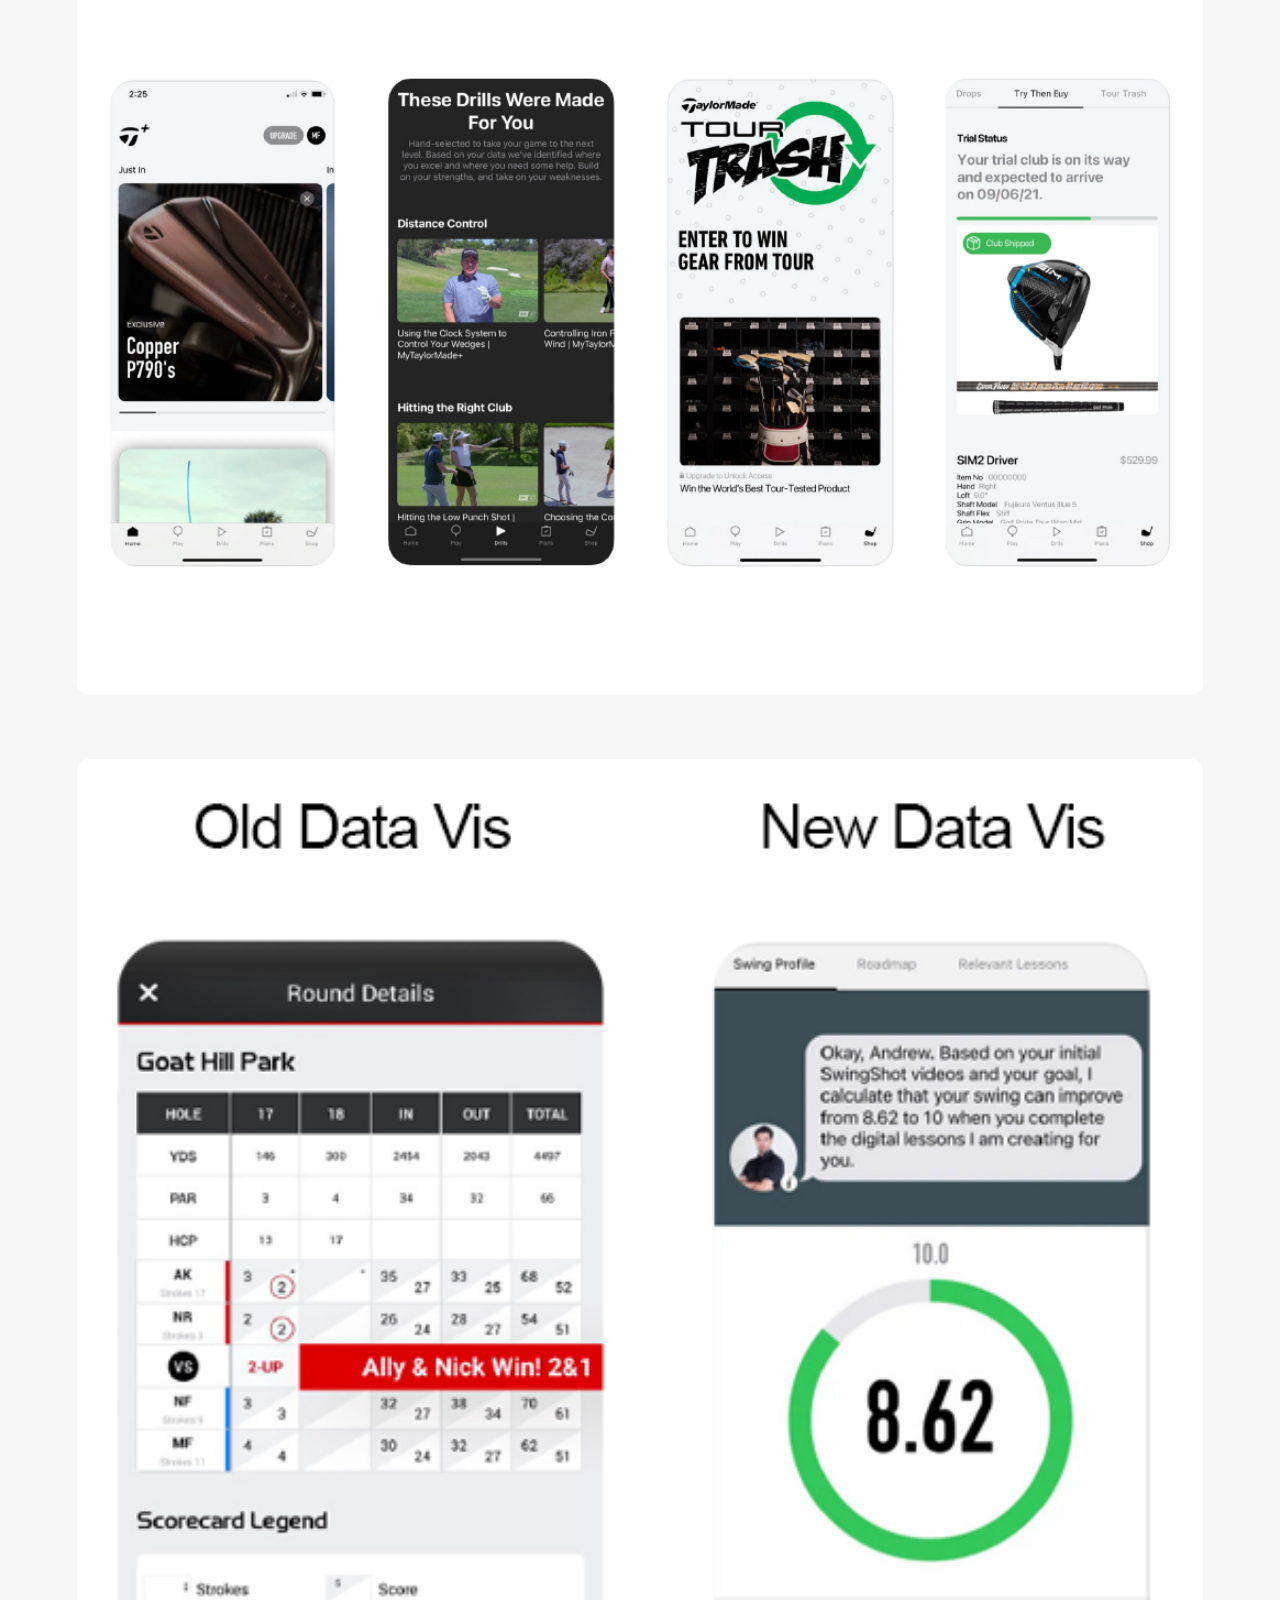
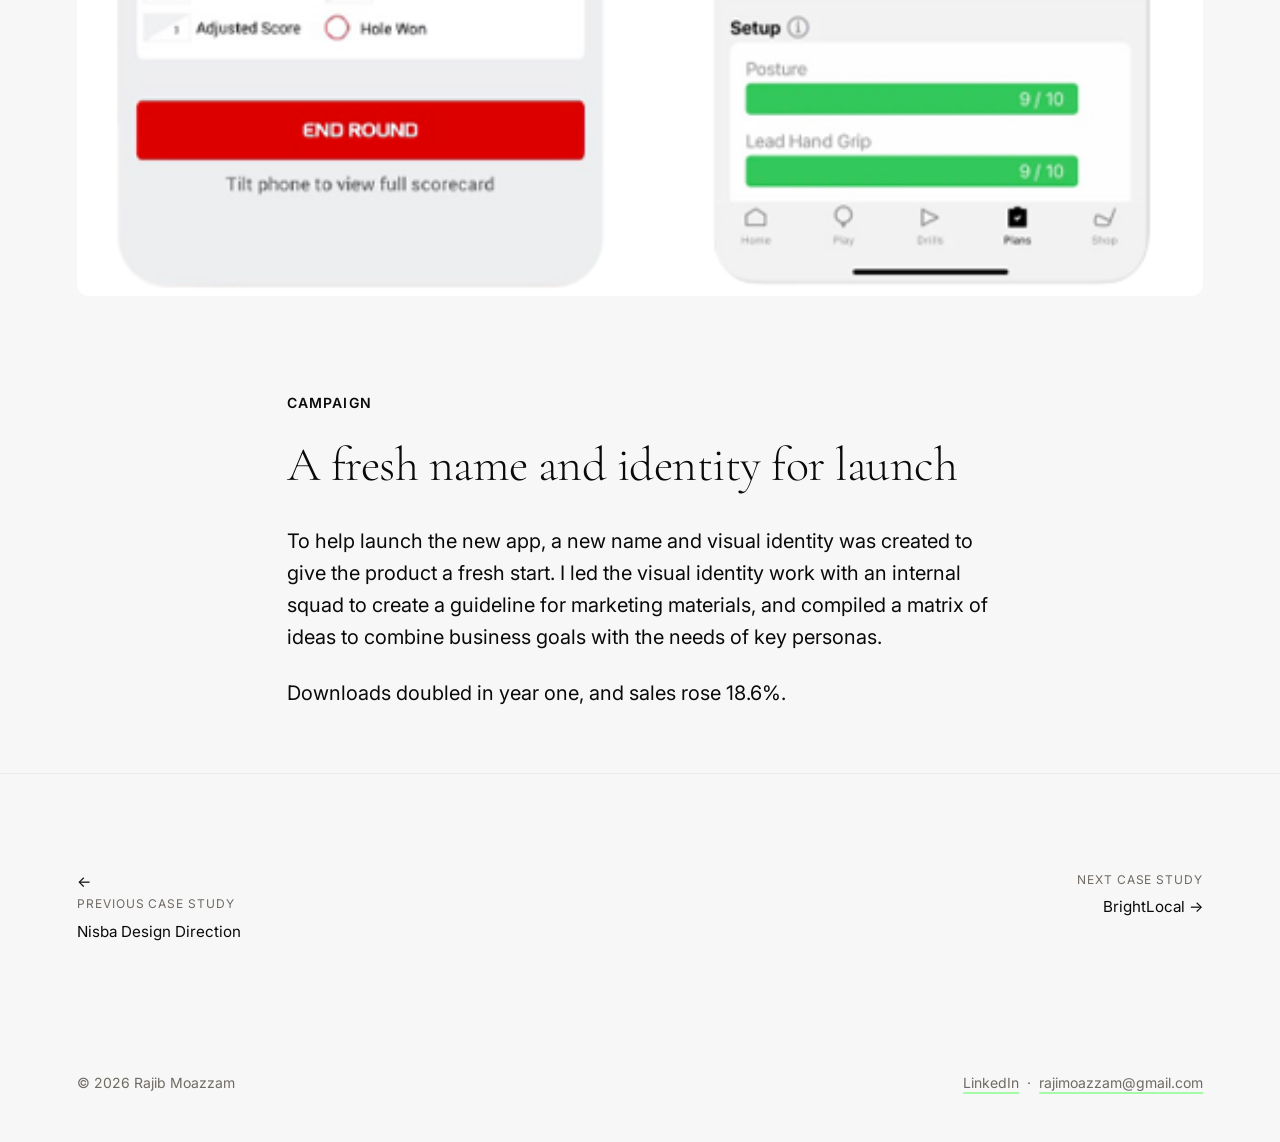
<file: taylormade.html>
<!DOCTYPE html>
<html lang="en">
<head>
  <meta charset="UTF-8">
  <meta name="viewport" content="width=device-width, initial-scale=1.0">
  <title>My TaylorMade+ | Rajib Moazzam</title>
  <meta name="description" content="Product design leadership for TaylorMade's My TaylorMade+ app, reimagining a basic score tracker as a digital clubhouse pairing player data with coaching, insights and gear recommendations.">
  <link rel="preconnect" href="https://fonts.googleapis.com">
  <link rel="preconnect" href="https://fonts.gstatic.com" crossorigin>
  <link href="https://fonts.googleapis.com/css2?family=Cormorant+Garamond:ital,wght@0,300;0,400;0,500;1,300;1,400&family=Inter:wght@400;500;600&display=swap" rel="stylesheet">
  <link rel="stylesheet" href="styles.css">
  <link rel="stylesheet" href="home.css">
</head>
<body>

  <header class="nav">
    <a href="index.html" class="nav-logo">rajib moazzam<span class="dot">.</span></a>
    <nav class="nav-links" id="navLinks">
      <a href="index.html">Work</a>
      <a href="https://www.linkedin.com/in/rajibmoazzam" target="_blank" rel="noopener">LinkedIn</a>
      <a href="mailto:rajimoazzam@gmail.com">Contact</a>
    </nav>
    <div class="nav-right">
      <a href="mailto:rajimoazzam@gmail.com" class="pill">Get in touch <span class="star">&#10022;</span></a>
      <button class="nav-burger" id="navBurger" aria-label="Open menu" aria-expanded="false">
        <span></span><span></span>
      </button>
    </div>
  </header>

  <main>

    <div class="case-hero">
      <img src="images/taylormade/hero.png" alt="My TaylorMade+ app across course tracking, stats and shop">
    </div>

    <section class="case-intro">
      <div class="case-eyebrow">TaylorMade Golf</div>
      <h1>My TaylorMade+</h1>
      <p class="case-lede">TaylorMade's app was a basic score tracker. I led its reimagining as a digital clubhouse, pairing player data with coaching, insights and gear recommendations across iOS, Android and Apple Watch.</p>
    </section>

    <section class="case-meta">
      <div class="case-meta-item">
        <h4>Role</h4>
        <p>Lead Product Designer</p>
      </div>
      <div class="case-meta-item">
        <h4>Client</h4>
        <p>TaylorMade Golf</p>
      </div>
      <div class="case-meta-item">
        <h4>Disciplines</h4>
        <p>Product Design,<br>UX/UI, Creative Direction</p>
      </div>
      <div class="case-meta-item">
        <h4>Platform</h4>
        <p>iOS, Android,<br>Apple Watch</p>
      </div>
      <div class="case-meta-item">
        <h4>Outcome</h4>
        <p>Downloads doubled,<br>sales rose 18.6%</p>
      </div>
    </section>

    <!-- CHALLENGE -->
    <section class="case-section">
      <div class="case-eyebrow">The challenge</div>
      <h2>A score tracker nobody opened between rounds</h2>
      <p>The original problem TaylorMade wanted to solve was to revamp the myRoundPro golf performance tracking app. The global pandemic had triggered a wave of new golfers, but the client was seeing increased attrition. Their internal hypothesis was that the core data simply wasn't providing enough value to users.</p>
      <p>Users didn't see enough value in the app, and viewed it as a data capture platform rather than something that would help improve their game. There was no reason to open it between rounds.</p>
      <p>The outcome we aligned on: move from complex data sets to simple visuals with a clear answer, and add a raft of new features, push notifications with relevant performance insights, drills from the pros, gear recommendations, to build stickiness and, ultimately, a community around the app.</p>
    </section>

    <figure class="case-figure">
      <img src="images/taylormade/features-1.png" alt="My TaylorMade+ screens: personalised drills, trial status, and exclusive product drops">
    </figure>

    <!-- RESEARCH -->
    <section class="case-section">
      <div class="case-eyebrow">Research</div>
      <h2>Better data alone wouldn't solve it</h2>
      <p>The discovery stage I led began with a series of workshops and stakeholder interviews focused on understanding what the client wanted to achieve with their app, and what they felt wasn't currently working with the solution they had in place.</p>
      <p>From these initial processes it was clear that better data would not solve their problem single-handedly. The app needed a reason to exist between rounds, not just a more detailed scorecard.</p>
    </section>

    <figure class="case-figure bleed">
      <img src="images/taylormade/user-flow.png" alt="Digital ecosystem user flow mapping the full My TaylorMade+ journey">
    </figure>

    <!-- DESIGN AND DEVELOPMENT -->
    <section class="case-section">
      <div class="case-eyebrow">Design and development</div>
      <h2>One squad, constant communication</h2>
      <p>Maintaining constant communication with the design squad, our engineering and data science teams, and Envoy, the partner agency, was key. To make sure this was always done effectively, I adopted the approach of making sure someone from each team was present at different planning meetings, allowing the teams to be aware and raise issues early.</p>
      <p>I created an extensive set of wireframes and built out an all-new design system centred around the brand Vi, with a heavy focus on design tokens, along with guidelines for internal teams to replicate the visual style of posts and features within the app.</p>
    </section>

    <figure class="case-figure">
      <img src="images/taylormade/features-2.png" alt="My TaylorMade+ screens: gear shop, drills, Tour Trash competition, and trial status">
    </figure>

    <figure class="case-figure">
      <img src="images/taylormade/data-vis.png" alt="Old data visualisation compared with the new, simplified swing score visual">
    </figure>

    <!-- CAMPAIGN -->
    <section class="case-section">
      <div class="case-eyebrow">Campaign</div>
      <h2>A fresh name and identity for launch</h2>
      <p>To help launch the new app, a new name and visual identity was created to give the product a fresh start. I led the visual identity work with an internal squad to create a guideline for marketing materials, and compiled a matrix of ideas to combine business goals with the needs of key personas.</p>
      <p>Downloads doubled in year one, and sales rose 18.6%.</p>
    </section>

    <nav class="case-nav">
      <a class="prev" href="nisba-brand.html">
        <span class="prev-label">Previous case study</span>
        Nisba Design Direction
      </a>
      <a class="next" href="brightlocal.html">
        <span class="next-label">Next case study</span>
        BrightLocal
      </a>
    </nav>

  </main>

  <footer style="padding: 32px clamp(24px, 6vw, 120px) 48px; display: flex; justify-content: space-between; flex-wrap: wrap; gap: 16px; font-family: Inter, sans-serif; font-size: 0.875rem; color: #6f6a63;">
    <p style="margin:0;">&copy; 2026 Rajib Moazzam</p>
    <p style="margin:0;"><a href="https://www.linkedin.com/in/rajibmoazzam" target="_blank" rel="noopener" style="color:inherit;">LinkedIn</a> &nbsp;&middot;&nbsp; <a href="mailto:rajimoazzam@gmail.com" style="color:inherit;">rajimoazzam@gmail.com</a></p>
  </footer>

  <script>
    var burger = document.getElementById('navBurger');
    var links = document.getElementById('navLinks');
    burger.addEventListener('click', function () {
      var open = links.classList.toggle('open');
      burger.setAttribute('aria-expanded', open);
    });
    links.querySelectorAll('a').forEach(function (a) {
      a.addEventListener('click', function () { links.classList.remove('open'); });
    });
  </script>
</body>
</html>
</file>
<file: styles.css>
/* ============================================================
   Rajib Moazzam - Portfolio
   Editorial single-column layout (modelled on dantase.com)
   Edit colours and fonts here - everything inherits from these.
   ============================================================ */

:root {
  --bg: #ffffff;          /* pure white, matching Studio Dheet */
  --ink: #000000;         /* pure black, matching Studio Dheet */
  --muted: #6f6a63;       /* secondary text (rarely used) */
  --accent: #a4fca7;      /* Studio Dheet mint green */
  --rule: #ececec;        /* hairlines & pill borders */
  --pill-bg: #f7f7f7;     /* tag pill background */
  --max: 720px;           /* content column width */
}

* { box-sizing: border-box; margin: 0; padding: 0; }

html { scroll-behavior: smooth; }
@media (prefers-reduced-motion: reduce) {
  html { scroll-behavior: auto; }
  * { animation: none !important; transition: none !important; }
}

body {
  background: var(--bg);
  color: var(--ink);
  font-family: 'Inter', -apple-system, BlinkMacSystemFont, sans-serif;
  font-size: 1.0625rem;       /* 17px */
  line-height: 1.65;
  -webkit-font-smoothing: antialiased;
}

.wrap {
  max-width: var(--max);
  margin: 0 auto;
  padding: 0 24px;
}

a {
  color: var(--ink);
  text-decoration: underline;
  text-decoration-color: var(--accent);
  text-decoration-thickness: 2px;
  text-underline-offset: 4px;
}
a:hover {
  background: var(--accent);
}
a:focus-visible {
  outline: 2px solid var(--accent);
  outline-offset: 3px;
  border-radius: 2px;
}

/* ---------- Header ---------- */

header {
  padding: 40px 0 0;
  text-align: center;
}

.identity .name {
  font-family: 'Cormorant Garamond', Georgia, serif;
  font-size: 1.375rem;
  letter-spacing: 0.01em;
  color: var(--ink);
}
.identity .name:hover { text-decoration: none; color: var(--accent); }

.identity .role {
  display: block;
  color: var(--muted);
  font-size: 0.9375rem;
  margin-top: 2px;
}

nav {
  margin-top: 22px;
  display: flex;
  justify-content: center;
  gap: 28px;
  font-size: 0.9375rem;
}
nav a { color: var(--ink); text-decoration: none; }
nav a[aria-current="page"] {
  color: var(--ink);
  border-bottom: 2px solid var(--ink);
  padding-bottom: 2px;
}
nav a:hover { background: var(--accent); }

/* ---------- Hero (stacked: full-width headline, body offset right) ---------- */

.hero {
  max-width: 1280px;
  margin: 0 auto;
  padding: 120px 48px 96px;
}

h1 {
  font-family: 'Cormorant Garamond', Georgia, serif;
  font-weight: 300;
  font-size: 100px;
  line-height: 1.04;
  letter-spacing: -0.02em;
  margin: 0 0 120px;
  max-width: 820px;
}

h1 em, h2 em {
  font-style: normal;
  color: var(--ink);
  font-weight: 300;
}

.hero-body {
  max-width: 790px;
  margin-left: auto;
}
.hero-body p { margin-bottom: 20px; }
.hero-body p:last-child { margin-bottom: 0; }
.hero-body .email { font-weight: 500; margin-top: 32px; }

/* ---------- Project sections (two-column: logo left, content right) ---------- */

.project {
  max-width: 1280px;
  margin: 0 auto;
  padding: 96px 48px;
  border-top: 1px solid var(--rule);
  display: grid;
  grid-template-columns: 1fr 2.4fr;
  gap: 64px;
  align-items: start;
}

.project .logo {
  font-family: 'Inter', sans-serif;
  font-weight: 700;
  font-size: 0.875rem;
  letter-spacing: 0.08em;
  text-transform: uppercase;
  color: var(--ink);
  padding-top: 14px;
}
.project .logo img { display: block; height: 32px; width: auto; }

.project-content { min-width: 0; }

.project h2 {
  font-family: 'Cormorant Garamond', Georgia, serif;
  font-weight: 400;
  font-size: 48px;
  line-height: 56px;
  letter-spacing: -0.005em;
  margin-bottom: 32px;
  color: var(--ink);
}

/* All project headlines stay full black to match Studio Dheet's monochrome */
.project h2 .lede {
  color: var(--ink);
}

.project p {
  font-size: 20px;
  line-height: 30px;
  margin-bottom: 20px;
}

/* ---------- Image carousel ----------
   A full-bleed horizontal strip that breaks out of the text column.
   Swipe on mobile, scroll/drag on desktop. No JS.
*/

.carousel {
  grid-column: 1 / -1;
  width: 100vw;
  margin: 64px 0 0 calc(50% - 50vw);
  display: flex;
  gap: 16px;
  overflow-x: auto;
  scroll-snap-type: x mandatory;
  -webkit-overflow-scrolling: touch;
  padding: 4px 0;
  scrollbar-width: none;
}
.carousel::-webkit-scrollbar { display: none; }

/* Leading spacer centres the first image in the viewport on initial load.
   The 480px estimate is half the typical landscape image width at 680px tall;
   on narrower screens, falls back to 48px so the image stays visible. */
.carousel::before {
  content: '';
  flex-shrink: 0;
  width: max(48px, calc(50vw - 480px));
}
.carousel::after {
  content: '';
  flex-shrink: 0;
  width: 48px;
}

.carousel .slide {
  flex: 0 0 auto;
  height: 680px;
  width: auto;
  max-width: 92vw;
  border-radius: 12px;
  scroll-snap-align: center;
  border: 1px solid var(--rule);
  object-fit: cover;
}

@media (max-width: 1100px) {
  .carousel .slide { height: 520px; }
}

@media (max-width: 800px) {
  .carousel::before { width: 24px; }
  .carousel .slide {
    height: 380px;
    scroll-snap-align: start;
  }
}

@media (max-width: 600px) {
  .carousel .slide { height: 280px; }
}

.milestone {
  display: inline-flex;
  align-items: center;
  gap: 10px;
  margin: 12px 0 24px;
  padding: 10px 18px;
  border-radius: 999px;
  font-size: 0.9rem;
  font-weight: 500;
  background: var(--accent);
  color: var(--ink);
}

.tags {
  display: flex;
  flex-wrap: wrap;
  gap: 10px;
  margin-top: 28px;
}
.tags span {
  background: #fff;
  border: 1px solid var(--rule);
  border-radius: 999px;
  padding: 10px 22px;
  font-size: 0.95rem;
  font-weight: 400;
  color: var(--ink);
}

/* Note: per-project brand accent colours have been removed in favour of
   a single monochrome treatment matching Studio Dheet. To bring them back,
   set --project-accent on each .project.xxx selector and revert the
   .project h2 .lede colour to use var(--project-accent). */

/* ---------- Footer CTA ---------- */

.outro {
  max-width: 1280px;
  margin: 0 auto;
  padding: 120px 48px 96px;
  border-top: 1px solid var(--rule);
}

.outro h2 {
  font-family: 'Cormorant Garamond', Georgia, serif;
  font-weight: 300;
  font-size: clamp(2.5rem, 8vw, 6rem);
  line-height: 1.04;
  letter-spacing: -0.02em;
  margin: 0 0 120px;
  max-width: 820px;
}

.outro-body {
  max-width: 790px;
  margin-left: auto;
}
.outro-body p { margin-bottom: 20px; }
.outro-body p:last-child { margin-bottom: 0; }
.outro-body .email { font-weight: 500; margin-top: 32px; }

footer {
  padding: 0 0 48px;
  text-align: center;
  color: var(--muted);
  font-size: 0.85rem;
}

/* ---------- About page ---------- */

.about { padding: 72px 0; }
.about h1 { margin-bottom: 28px; }
.about p { margin-bottom: 20px; }

/* ---------- Mobile ---------- */

@media (max-width: 800px) {
  .hero, .outro {
    padding: 72px 24px;
  }
  .hero h1, .outro h2 {
    font-size: 48px;
    margin-bottom: 56px;
  }
  .hero-body, .outro-body {
    margin-left: 0;
  }
  .project {
    grid-template-columns: 1fr;
    gap: 24px;
    padding: 64px 24px;
  }
  .project .logo {
    padding-top: 0;
  }
  .project h2 {
    font-size: 32px;
    line-height: 40px;
  }
  .project p {
    font-size: 18px;
    line-height: 28px;
  }
}

@media (max-width: 600px) {
  body { font-size: 1rem; }
  nav { gap: 20px; }
}

/* ============================================================
   Case Study Pages
   Layout matches the Squarespace deep-dive structure:
   hero image → title → alternating text sections and images.
   ============================================================ */

.case-hero {
  width: 100vw;
  margin-left: calc(50% - 50vw);
  margin-top: 0;
}
.case-hero img {
  width: 100%;
  height: auto;
  display: block;
  max-height: 80vh;
  object-fit: cover;
}

.case-intro {
  max-width: 820px;
  margin: 0 auto;
  padding: 96px 48px 64px;
  text-align: center;
}

.case-eyebrow {
  font-family: 'Inter', sans-serif;
  font-weight: 600;
  font-size: 0.875rem;
  letter-spacing: 0.08em;
  text-transform: uppercase;
  margin-bottom: 24px;
}

.case-intro h1 {
  font-family: 'Cormorant Garamond', Georgia, serif;
  font-weight: 300;
  font-size: clamp(2.5rem, 6vw, 4.5rem);
  line-height: 1.1;
  letter-spacing: -0.015em;
  margin: 0 0 32px;
  max-width: none;
}

.case-lede {
  font-size: 22px;
  line-height: 34px;
  color: var(--ink);
  margin: 0;
}

.case-figure {
  max-width: 1280px;
  margin: 0 auto 64px;
  padding: 0 48px;
}
.case-figure img {
  width: 100%;
  height: auto;
  display: block;
  border-radius: 12px;
}
.case-figure.bleed {
  max-width: 100%;
  width: 100vw;
  margin-left: calc(50% - 50vw);
  padding: 0;
}
.case-figure.bleed img { border-radius: 0; }

.case-gallery {
  max-width: 1280px;
  margin: 0 auto 64px;
  padding: 0 48px;
  display: grid;
  grid-template-columns: 1fr;
  gap: 24px;
  align-items: start;
}
.case-gallery img {
  width: 100%;
  height: auto;
  display: block;
  border-radius: 12px;
}

.case-phones {
  max-width: 1280px;
  margin: 0 auto 64px;
  padding: 0 48px;
  display: flex;
  justify-content: center;
  gap: 24px;
}
.case-phones img {
  width: 100%;
  max-width: 320px;
  height: auto;
  display: block;
  border-radius: 12px;
}

.case-section {
  max-width: 720px;
  margin: 0 auto;
  padding: 32px 48px 64px;
}

.case-section .case-eyebrow {
  text-align: left;
}

.case-section h2 {
  font-family: 'Cormorant Garamond', Georgia, serif;
  font-weight: 300;
  font-size: clamp(2rem, 4vw, 3rem);
  line-height: 1.15;
  letter-spacing: -0.01em;
  margin: 0 0 32px;
  max-width: none;
}

.case-section h3 {
  font-family: 'Inter', sans-serif;
  font-weight: 600;
  font-size: 20px;
  line-height: 30px;
  margin: 48px 0 16px;
  color: var(--ink);
}

.case-section p {
  font-size: 20px;
  line-height: 32px;
  margin-bottom: 24px;
}
.case-section p:last-child { margin-bottom: 0; }

.case-nav {
  max-width: 1280px;
  margin: 0 auto;
  padding: 96px 48px;
  border-top: 1px solid var(--rule);
  display: flex;
  justify-content: space-between;
  gap: 32px;
  font-family: 'Inter', sans-serif;
  font-size: 0.95rem;
}
.case-nav a {
  text-decoration: none;
  background: none;
}
.case-nav a:hover { background: var(--accent); }
.case-nav .prev::before { content: '← '; }
.case-nav .next::after { content: ' →'; }
.case-nav .prev-label,
.case-nav .next-label {
  display: block;
  font-size: 0.75rem;
  text-transform: uppercase;
  letter-spacing: 0.08em;
  color: var(--muted);
  margin-bottom: 6px;
}
.case-nav .next { text-align: right; }

@media (max-width: 800px) {
  .case-intro { padding: 64px 24px 48px; }
  .case-figure { padding: 0 24px; margin-bottom: 48px; }
  .case-gallery { padding: 0 24px; gap: 16px; }
  .case-phones { flex-wrap: wrap; padding: 0 24px; gap: 16px; }
  .case-phones img { max-width: 220px; }
  .case-section { padding: 24px 24px 48px; }
  .case-section p,
  .case-section h3 { font-size: 18px; line-height: 28px; }
  .case-lede { font-size: 19px; line-height: 30px; }
  .case-nav { padding: 64px 24px; }
}

/* "Read the case study" link under each project's tags */
.case-study-link {
  display: inline-block;
  margin-top: 28px;
  font-family: 'Inter', sans-serif;
  font-size: 1rem;
  font-weight: 500;
  text-decoration: none;
  border-bottom: 2px solid var(--ink);
  padding-bottom: 4px;
}
.case-study-link::after { content: ' →'; }
.case-study-link:hover { background: var(--accent); border-bottom-color: var(--accent); }

/* Case study metadata strip */
.case-meta {
  max-width: 1280px;
  margin: 0 auto 64px;
  padding: 0 48px;
  display: grid;
  grid-template-columns: repeat(5, 1fr);
  gap: 32px;
  border-top: 3px solid var(--accent);
  padding-top: 32px;
}
.case-meta-item h4 {
  font-family: 'Inter', sans-serif;
  font-weight: 600;
  font-size: 0.875rem;
  margin-bottom: 12px;
  color: var(--ink);
}
.case-meta-item p {
  font-family: 'Inter', sans-serif;
  font-size: 0.9375rem;
  line-height: 1.55;
  color: var(--muted);
  margin: 0;
}

@media (max-width: 800px) {
  .case-meta {
    grid-template-columns: repeat(2, 1fr);
    padding: 0 24px;
    padding-top: 24px;
    gap: 28px;
  }
}
@media (max-width: 480px) {
  .case-meta {
    grid-template-columns: 1fr;
  }
}

/* Case study results block */
.case-results {
  max-width: 1280px;
  margin: 0 auto 72px;
  padding: 0 48px;
}
.case-results .case-eyebrow {
  display: flex;
  align-items: center;
  gap: 12px;
  margin-bottom: 32px;
  text-align: left;
}
.results-dot {
  display: inline-block;
  width: 14px;
  height: 14px;
  border-radius: 50%;
  background: var(--accent);
  flex-shrink: 0;
}
.results-grid {
  display: grid;
  grid-template-columns: repeat(auto-fit, minmax(220px, 1fr));
  gap: 16px;
}
.result-card {
  background: #fff;
  border: 1px solid var(--rule);
  border-radius: 16px;
  padding: 32px 28px;
  text-align: center;
}
.result-metric {
  font-family: 'Cormorant Garamond', Georgia, serif;
  font-weight: 300;
  font-size: 56px;
  line-height: 1;
  color: var(--ink);
  margin-bottom: 16px;
}
.result-card h4 {
  font-family: 'Inter', sans-serif;
  font-weight: 600;
  font-size: 1.0625rem;
  font-style: italic;
  margin-bottom: 10px;
  color: var(--ink);
}
.result-card p {
  font-family: 'Inter', sans-serif;
  font-size: 0.9375rem;
  line-height: 1.5;
  color: var(--muted);
  margin: 0;
}

@media (max-width: 1000px) {
  .results-grid { grid-template-columns: repeat(2, 1fr); }
}
@media (max-width: 600px) {
  .results-grid { grid-template-columns: 1fr; }
  .case-results { padding: 0 24px; }
}

/* ---- Match Wix-style side gutters across case study pages ---- */
:root { --page-gutter: clamp(24px, 6vw, 120px); }

.project,
.case-meta,
.case-results,
.case-nav {
  padding-left: var(--page-gutter);
  padding-right: var(--page-gutter);
}

.case-intro,
.case-section {
  padding-left: var(--page-gutter);
  padding-right: var(--page-gutter);
}

.case-figure,
.case-gallery,
.case-phones {
  padding-left: var(--page-gutter);
  padding-right: var(--page-gutter);
}

/* Rein in the full-bleed elements so they respect the gutter */
.case-figure.bleed {
  width: auto;
  margin-left: 0;
  padding-left: var(--page-gutter);
  padding-right: var(--page-gutter);
}
.case-figure.bleed img { border-radius: 12px; }

.case-hero {
  width: auto;
  margin-left: 0;
  padding: 0 var(--page-gutter);
}
.case-hero img { border-radius: 12px; }

.carousel {
  padding-left: var(--page-gutter) !important;
}

/* ============ DANTASE-STYLE PERSONAL HERO ============ */
.ph-hero {
  max-width: 1280px;
  margin: 0 auto;
  padding: clamp(120px, 16vw, 240px) 48px clamp(64px, 9vw, 120px);
}
.ph-headline {
  font-family: 'Denton', 'Cormorant Garamond', Georgia, serif;
  font-weight: 300;
  font-size: clamp(2.75rem, 6.5vw, 5.5rem);
  line-height: 1.06;
  letter-spacing: -0.01em;
  margin: 0 0 clamp(64px, 8vw, 120px);
  max-width: none;
}
.ph-headline em {
  font-style: italic;
  font-weight: 300;
}
.ph-grid {
  display: grid;
  grid-template-columns: 1fr 2.4fr;
  gap: 64px;
}
.ph-body {
  max-width: 640px;
  font-size: 18px;
  line-height: 1.65;
}
.ph-body p { margin: 0 0 20px; }
.ph-email a {
  color: inherit;
  text-decoration: underline;
  text-decoration-color: var(--green, #a4fca7);
  text-decoration-thickness: 2px;
  text-underline-offset: 5px;
}
@media (max-width: 700px) {
  .ph-headline br { display: none; }
  .ph-headline { max-width: none; }
  .ph-grid {
  display: grid;
  grid-template-columns: 1fr 2.4fr;
  gap: 64px;
}
.ph-body {
  max-width: 640px;
  font-size: 18px;
  line-height: 1.65;
}
}
/* ============ RESPONSIVE (dantase-style stacking) ============ */

/* Tablet and down: stack hero grid, scale headline */
@media (max-width: 900px) {
  .ph-hero {
    padding: clamp(80px, 14vw, 140px) 24px clamp(48px, 8vw, 80px);
  }
  .ph-grid {
    grid-template-columns: 1fr;
    gap: 24px;
  }
  .ph-headline {
    font-size: clamp(2.25rem, 9vw, 4rem);
  }
  .ph-headline br { display: none; }
  .ph-body {
    max-width: 640px;
    font-size: 17px;
  }
}

/* Project sections: stack label above headline like Dan's mobile */
@media (max-width: 800px) {
  .project {
    grid-template-columns: 1fr;
    gap: 20px;
    padding: 56px 24px;
  }
  .project .logo { padding-top: 0; }
  .project h2 {
    font-size: clamp(1.5rem, 6.5vw, 2rem);
    line-height: 1.25;
  }
  .project p {
    font-size: 17px;
    line-height: 27px;
  }
  .case-intro, .case-section, .case-figure,
  .case-meta, .case-results, .case-nav {
    padding-left: 24px;
    padding-right: 24px;
  }
  .case-meta { grid-template-columns: 1fr 1fr; gap: 24px; }
  .results-grid { grid-template-columns: 1fr; }
}

/* Phone: tighter still */
@media (max-width: 520px) {
  .ph-hero { padding-top: 64px; }
  .ph-headline { font-size: clamp(2rem, 10vw, 2.75rem); }
  .tags span { padding: 8px 16px; font-size: 0.85rem; }
  .carousel .slide { height: 240px; }
  .case-meta { grid-template-columns: 1fr; }
}

/* Outro reuses hero styles with a top border */
.ph-outro {
  border-top: 1px solid var(--rule, #ececec);
  padding-top: clamp(80px, 12vw, 180px);
}

/* Wider reading column on case study pages */
.case-section {
  max-width: 860px;
}
.case-intro {
  max-width: 960px;
}
</file>
<file: home.css>
/* ============================================================
   Studio Dheet — homepage styles v2
   Matches the original Wix design: grey page, white rounded
   section cards, green accents, Denton serif, two-tone headlines
   ============================================================ */

@font-face {
  font-family: 'Denton';
  src: url('fonts/denton-light.woff2') format('woff2'),
       url('fonts/denton-light.woff') format('woff');
  font-weight: 300;
  font-style: normal;
  font-display: swap;
}

:root {
  --green: #A4FCA7;
  --green-border: #87D68E;
  --green-pale: #F2FFE3;
  --ink: #0A0A0A;
  --page: #F7F7F7;
  --dim: #A9A9A9;
  --dim-olive: #B5BFA3;
  --grey-text: #555;
  --hairline: #E5E5E5;
  --serif: 'Denton', 'Cormorant Garamond', Georgia, serif;
  --sans: 'Inter', -apple-system, sans-serif;
  --gutter: clamp(14px, 5vw, 80px);
  --pad-x: clamp(24px, 5vw, 72px);
  --pad-y: clamp(48px, 7vw, 96px);
}

* { margin: 0; padding: 0; box-sizing: border-box; }
html { scroll-behavior: smooth; }
@media (prefers-reduced-motion: reduce) { html { scroll-behavior: auto; } }

body {
  font-family: var(--sans);
  color: var(--ink);
  background: var(--page);
  font-size: 16px;
  line-height: 1.6;
  -webkit-font-smoothing: antialiased;
}

a { color: inherit; }

/* ---------- card sections ---------- */
.card {
  margin: var(--gutter);
  border-radius: 28px;
  padding: var(--pad-y) var(--pad-x);
}
.card-white { background: #fff; }
.card-pale { background: var(--green-pale); }
.card-green { background: var(--green); }

/* ---------- type ---------- */
.display {
  font-family: var(--serif);
  font-weight: 300;
  font-size: clamp(36px, 4.6vw, 62px);
  line-height: 1.04;
  letter-spacing: -0.01em;
}
.dim { color: var(--dim); }
.dim-olive { color: var(--dim-olive); }

.eyebrow {
  font-size: 12px;
  font-weight: 600;
  letter-spacing: 0.14em;
  text-transform: uppercase;
  color: var(--ink);
  margin-bottom: 28px;
}
.eyebrow-center { text-align: center; }

/* ---------- pills ---------- */
.pill {
  display: inline-block;
  background: var(--green);
  border: 1px solid var(--green-border);
  color: var(--ink);
  font-family: var(--sans);
  font-size: 13px;
  font-weight: 500;
  padding: 10px 22px;
  border-radius: 999px;
  text-decoration: none;
  cursor: pointer;
  transition: transform 0.15s ease;
}
.pill:hover { transform: translateY(-1px); }
.pill-lg { font-size: 15px; padding: 14px 30px; }
.pill-outline { background: transparent; border-color: var(--ink); }
.pill-outline:hover { background: var(--green); border-color: var(--green-border); }
.star { font-size: 0.85em; }

:focus-visible { outline: 2px solid var(--ink); outline-offset: 3px; }

/* ---------- announcement + nav ---------- */
.announce {
  background: var(--green);
  color: var(--ink);
  text-align: center;
  font-family: var(--serif);
  font-size: 14px;
  padding: 8px var(--pad-x);
}

.nav {
  display: flex;
  align-items: center;
  justify-content: space-between;
  gap: 24px;
  padding: 18px var(--pad-x);
  position: sticky;
  top: 0;
  background: rgba(255, 255, 255, 0.88);
  backdrop-filter: blur(12px);
  z-index: 50;
}
.nav-logo {
  font-family: var(--serif);
  font-size: 24px;
  font-weight: 400;
  text-decoration: none;
}
.nav-logo .dot { color: var(--green-border); }
.nav-links { display: flex; gap: 28px; }
.nav-links a {
  font-size: 14px;
  text-decoration: none;
  opacity: 0.85;
}
.nav-links a:hover { opacity: 1; text-decoration: underline; text-underline-offset: 4px; }
.nav-right { display: flex; align-items: center; gap: 16px; }
.nav-burger { display: none; background: none; border: none; cursor: pointer; padding: 8px; }
.nav-burger span { display: block; width: 22px; height: 2px; background: var(--ink); margin: 5px 0; }

/* ---------- hero ---------- */
.hero {
  text-align: center;
  padding-top: clamp(72px, 10vw, 140px);
  padding-bottom: clamp(72px, 10vw, 140px);
  background: #fff radial-gradient(ellipse 65% 40% at 50% 112%, var(--green-pale), transparent 70%);
}
.hero h1 {
  font-family: var(--serif);
  font-weight: 300;
  font-size: clamp(44px, 8.2vw, 122px);
  line-height: 0.96;
  letter-spacing: -0.015em;
  max-width: 14ch;
  margin: 0 auto 28px;
}
.hero-sub { font-size: 15px; color: var(--grey-text); margin-bottom: 32px; }
.hero-note {
  margin-top: 18px;
  font-family: var(--serif);
  font-size: 14px;
}
.star-note { color: var(--ink); }

/* ---------- about ---------- */
.about-grid {
  display: grid;
  grid-template-columns: 1.4fr 1fr;
  gap: clamp(32px, 6vw, 96px);
  align-items: start;
}
.about-copy {
  font-size: 16px;
  color: var(--ink);
  margin: 28px 0;
  max-width: 46ch;
}
.about-stats { padding-top: 8px; }
.stat { padding: 18px 0; }
.stat + .stat { border-top: 1px solid var(--hairline); }
.stat-num {
  display: block;
  font-family: var(--serif);
  font-style: italic;
  font-weight: 300;
  font-size: clamp(38px, 4vw, 58px);
  line-height: 1.1;
  color: var(--dim);
}
.stat-label { font-size: 14px; color: var(--grey-text); }

/* ---------- services ---------- */
.services { padding: 0 var(--gutter); }
.services-grid {
  display: grid;
  grid-template-columns: repeat(3, 1fr);
  gap: var(--gutter);
}
.service {
  background: #fff;
  border-radius: 24px;
  padding: 32px 30px 48px;
  min-height: 180px;
}
.service h3 {
  font-family: var(--serif);
  font-weight: 300;
  font-size: 30px;
  margin-bottom: 12px;
}
.service p { font-size: 14px; color: var(--grey-text); }

/* ---------- approach ---------- */
.approach { margin-top: var(--gutter); }
.approach-head {
  display: grid;
  grid-template-columns: 1fr 1.3fr;
  gap: clamp(32px, 6vw, 96px);
  margin-bottom: clamp(40px, 6vw, 64px);
}
.approach-intro .lead { font-weight: 700; margin-bottom: 16px; }
.approach-intro p + p { margin-top: 14px; }
.stage-cards {
  display: grid;
  grid-template-columns: repeat(3, 1fr);
  gap: var(--gutter);
}
.stage-card {
  background: var(--green);
  border-radius: 24px;
  padding: 32px 28px 40px;
}
.stage-card h3 {
  font-family: var(--serif);
  font-weight: 300;
  font-size: 40px;
  margin-bottom: 20px;
}
.stage-tag { font-weight: 700; font-size: 14px; margin-bottom: 8px; }
.stage-card p { font-size: 14px; line-height: 1.65; }

/* ---------- work / testimonials ---------- */
.work-head { max-width: 620px; margin-bottom: clamp(36px, 5vw, 56px); }
.work-head p { color: var(--grey-text); margin: 20px 0 28px; }
.quote-row {
  display: grid;
  grid-template-columns: repeat(4, 1fr);
  gap: var(--gutter);
}
.quote-card {
  background: var(--page);
  border-radius: 20px;
  padding: 28px 24px;
  display: flex;
  flex-direction: column;
  justify-content: space-between;
  gap: 24px;
}
.quote-card blockquote { font-size: 14px; color: var(--grey-text); line-height: 1.7; }
.quote-card figcaption {
  font-family: var(--serif);
  font-size: 20px;
  color: var(--ink);
}

/* ---------- statement ---------- */
.statement { padding-top: clamp(72px, 10vw, 130px); padding-bottom: clamp(72px, 10vw, 130px); }
.statement-text {
  font-family: var(--serif);
  font-weight: 300;
  font-size: clamp(32px, 4.4vw, 58px);
  line-height: 1.1;
  max-width: 22ch;
}

/* ---------- pricing ---------- */
.pricing-head { max-width: 720px; margin-bottom: clamp(32px, 5vw, 48px); }
.pricing-head p { color: var(--grey-text); margin: 18px 0 26px; }
.tabs { display: inline-flex; gap: 8px; margin-bottom: 36px; }
.tab {
  font-family: var(--serif);
  font-size: 18px;
  border: 1px solid var(--hairline);
  background: #fff;
  color: var(--ink);
  padding: 10px 28px;
  border-radius: 999px;
  cursor: pointer;
}
.tab.active { background: var(--ink); border-color: var(--ink); color: #fff; }
.panel-intro { max-width: 620px; color: var(--grey-text); margin-bottom: 32px; }
.features { max-width: 1080px; }
.features > div {
  display: grid;
  grid-template-columns: 260px 1fr;
  gap: 24px;
  padding: 22px 0;
  border-top: 1px solid var(--hairline);
}
.features dt {
  font-family: var(--serif);
  font-weight: 300;
  font-size: 24px;
}
.features dd { font-size: 14px; color: var(--grey-text); align-self: center; }

/* ---------- hiring comparison ---------- */
.compare .display { max-width: 18ch; margin-bottom: clamp(36px, 5vw, 56px); }
.compare-row {
  display: grid;
  grid-template-columns: 130px 1fr;
  gap: 20px;
  align-items: center;
  margin-bottom: 16px;
}
.compare-label { font-size: 13px; font-weight: 700; }
.compare-track { display: flex; gap: 8px; }
.bar-dheet {
  background: var(--green);
  border: 1px solid var(--green-border);
  border-radius: 12px;
  padding: 12px 18px;
  font-size: 13px;
  font-weight: 600;
  flex: 0 0 40%;
  text-align: center;
}
.bar-inhouse span {
  background: #fff;
  border: 1px solid var(--green-border);
  border-radius: 12px;
  padding: 12px 18px;
  font-size: 13px;
  color: var(--ink);
  flex: 1;
  text-align: center;
  white-space: nowrap;
  overflow: hidden;
  text-overflow: ellipsis;
}

/* ---------- roles ---------- */
.roles .display { max-width: 18ch; margin-bottom: clamp(36px, 5vw, 56px); }
.role-list { list-style: none; }
.role-list li {
  display: flex;
  align-items: center;
  justify-content: space-between;
  gap: 20px;
  padding: 26px 0;
  border-top: 1px solid var(--hairline);
  font-family: var(--serif);
  font-weight: 300;
  font-size: clamp(22px, 2.6vw, 30px);
}
.role-list li:last-child { border-bottom: 1px solid var(--hairline); }

/* ---------- contact ---------- */
.contact-title { text-align: center; margin-bottom: clamp(36px, 5vw, 56px); }
.madlib { max-width: 820px; margin: 0 auto; }
.madlib p {
  font-family: var(--serif);
  font-weight: 300;
  font-size: clamp(24px, 3.2vw, 42px);
  line-height: 1.7;
  margin-bottom: 12px;
}
.madlib input,
.madlib select {
  font-family: var(--serif);
  font-weight: 300;
  font-size: inherit;
  color: var(--ink);
  background: transparent;
  border: none;
  border-bottom: 1px solid #C9C9C9;
  padding: 0 4px 2px;
  min-width: 0;
}
.madlib input { width: clamp(140px, 22vw, 300px); }
.madlib input::placeholder { color: #BBB; }
.madlib select { appearance: none; -webkit-appearance: none; cursor: pointer; }
.madlib select:invalid { color: #BBB; }
.madlib select option { color: var(--ink); background: #fff; font-family: var(--sans); font-size: 16px; }
.madlib input:focus, .madlib select:focus { outline: none; border-bottom-color: var(--green-border); }
.madlib button { margin-top: 32px; }

/* ---------- footer ---------- */
.footer { padding-bottom: 0; overflow: hidden; }
.footer-top {
  display: grid;
  grid-template-columns: 1fr auto;
  gap: 40px;
  margin-bottom: clamp(40px, 6vw, 72px);
}
.footer-heading {
  font-size: 13px;
  font-weight: 700;
  text-transform: uppercase;
  letter-spacing: 0.06em;
  margin-bottom: 14px;
}
.studio-row {
  display: grid;
  grid-template-columns: 120px auto;
  gap: 12px;
  font-size: 14px;
  padding: 4px 0;
}
.studio-row a { text-decoration: none; }
.studio-row a:hover { text-decoration: underline; }
.footer-links { display: flex; gap: clamp(32px, 5vw, 80px); }
.footer-links div { display: flex; flex-direction: column; gap: 10px; }
.footer-links a {
  font-size: 14px;
  text-decoration: underline;
  text-underline-offset: 3px;
  text-align: right;
}
.footer-wordmark {
  font-family: var(--serif);
  font-weight: 400;
  font-size: clamp(64px, 14.5vw, 230px);
  line-height: 0.75;
  letter-spacing: -0.02em;
  white-space: nowrap;
  text-align: center;
  transform: translateY(12%);
}

/* ---------- responsive ---------- */
@media (max-width: 960px) {
  .stage-cards, .services-grid { grid-template-columns: 1fr 1fr; }
  .quote-row { grid-template-columns: 1fr 1fr; }
  .about-grid, .approach-head { grid-template-columns: 1fr; }
  .footer-top { grid-template-columns: 1fr; }
  .footer-links a { text-align: left; }
}

@media (max-width: 640px) {
  .nav-links {
    display: none;
    position: absolute;
    top: 100%;
    left: 0;
    right: 0;
    background: #fff;
    flex-direction: column;
    gap: 0;
    padding: 8px 0;
    border-bottom: 1px solid var(--hairline);
  }
  .nav-links.open { display: flex; }
  .nav-links a { padding: 14px var(--pad-x); }
  .nav-burger { display: block; }
  .stage-cards, .services-grid, .quote-row { grid-template-columns: 1fr; }
  .features > div { grid-template-columns: 1fr; gap: 6px; }
  .compare-row { grid-template-columns: 1fr; gap: 8px; }
  .bar-inhouse { flex-wrap: wrap; }
  .bar-inhouse span { flex: 1 1 40%; }
  .bar-dheet { flex: 1 1 100%; }
  .role-list li { flex-direction: column; align-items: flex-start; gap: 12px; }
}
</file>
